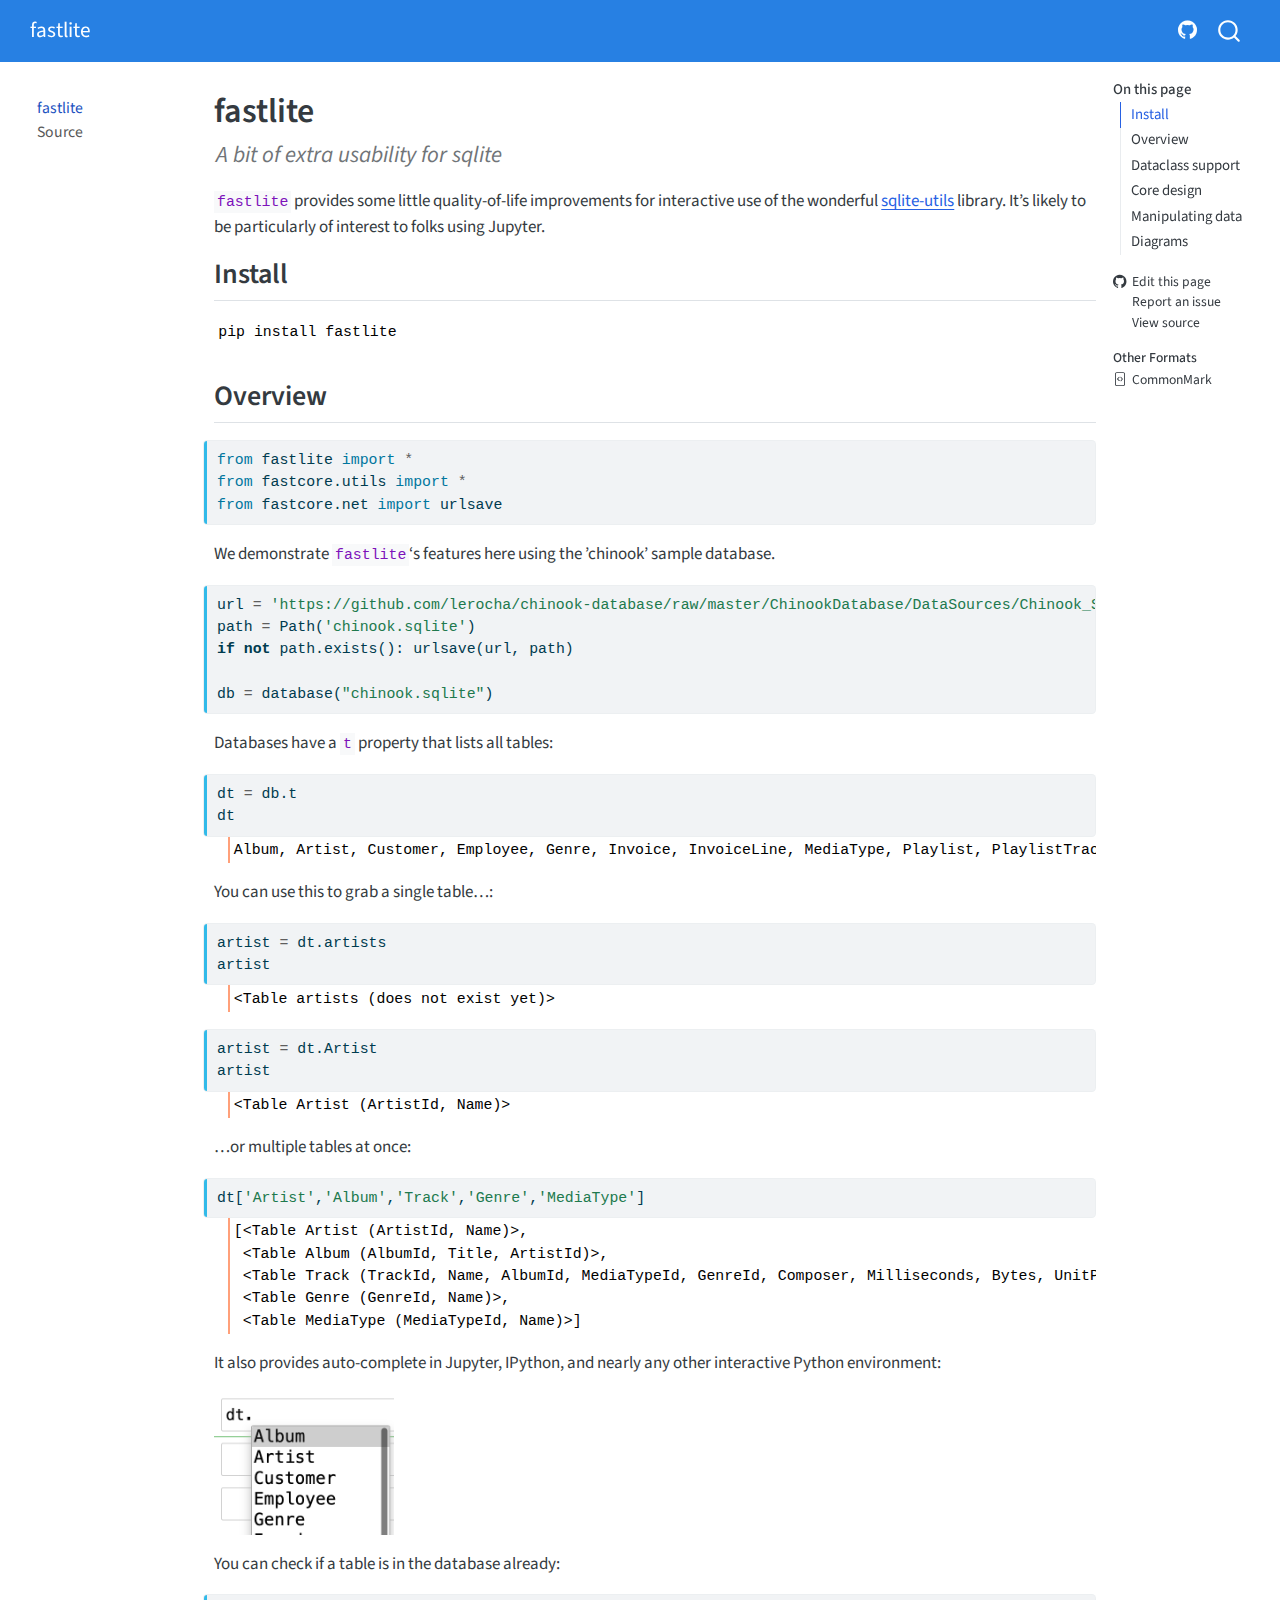
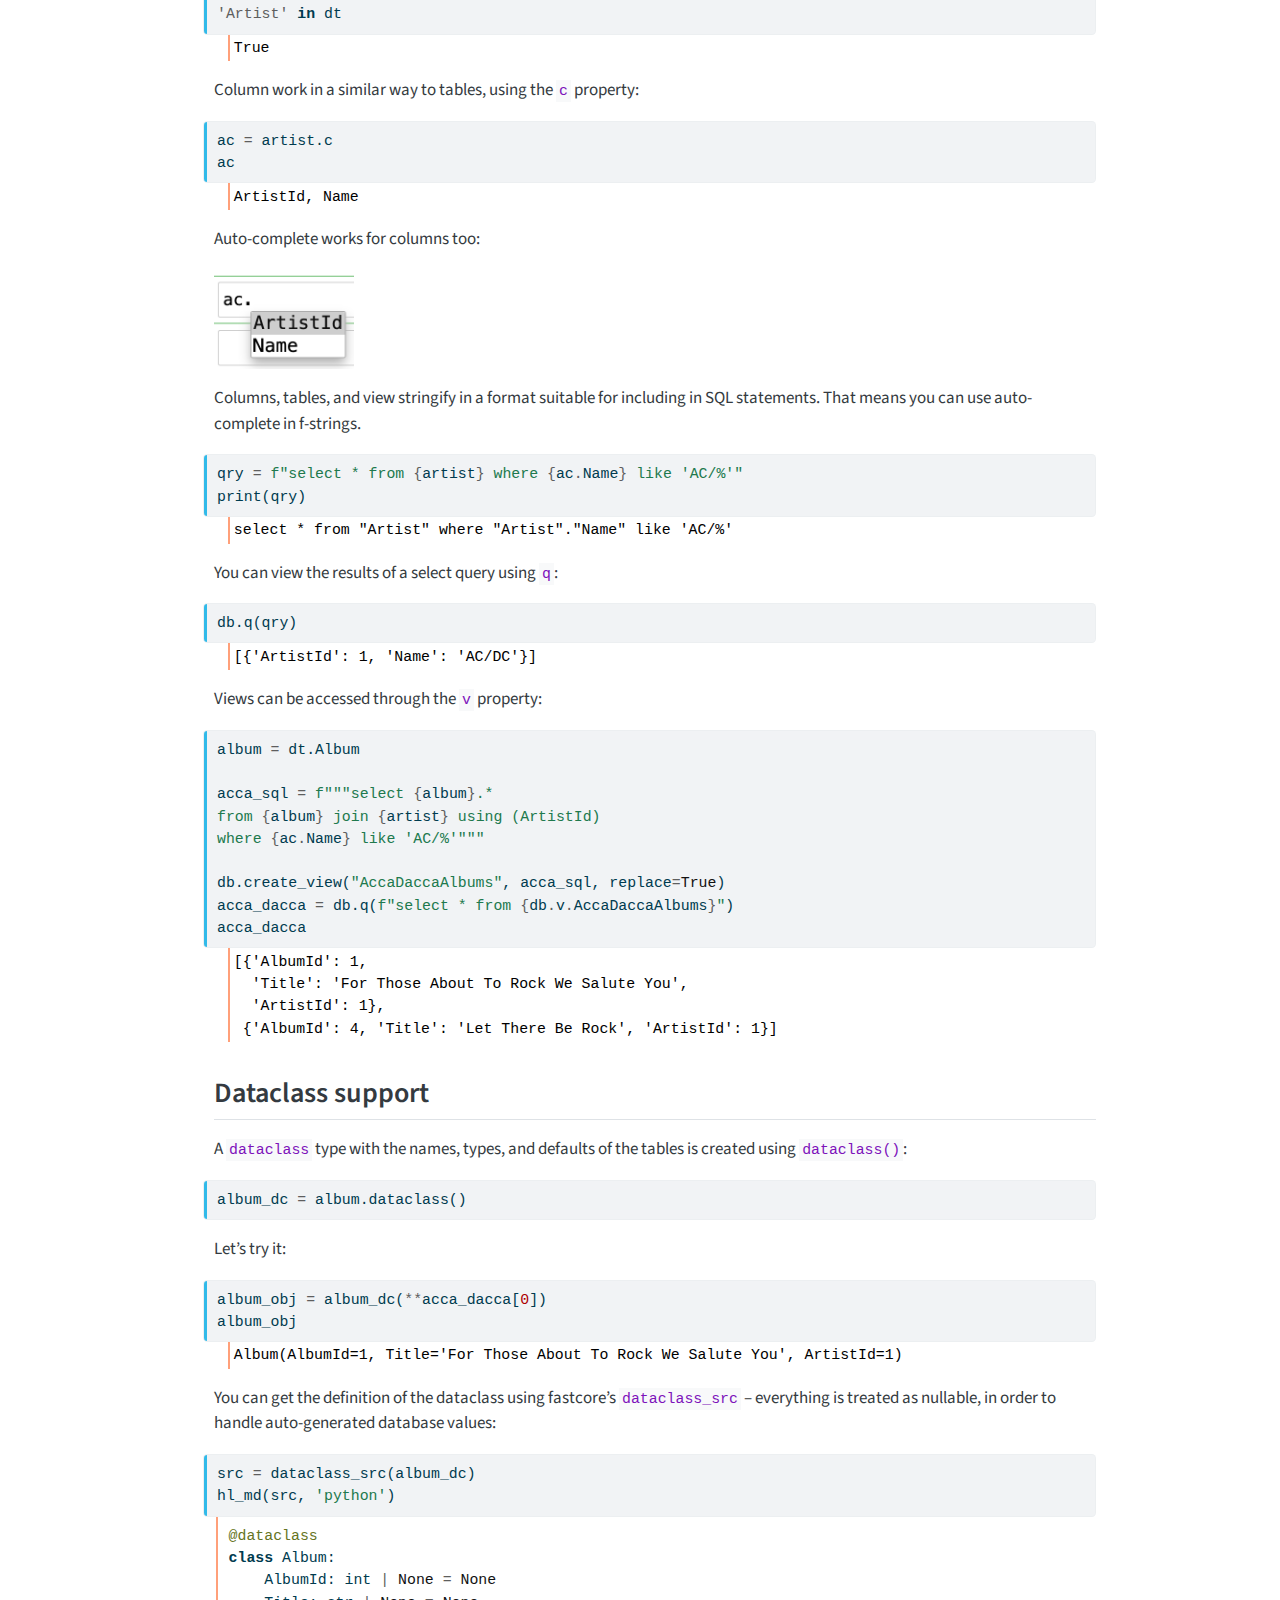
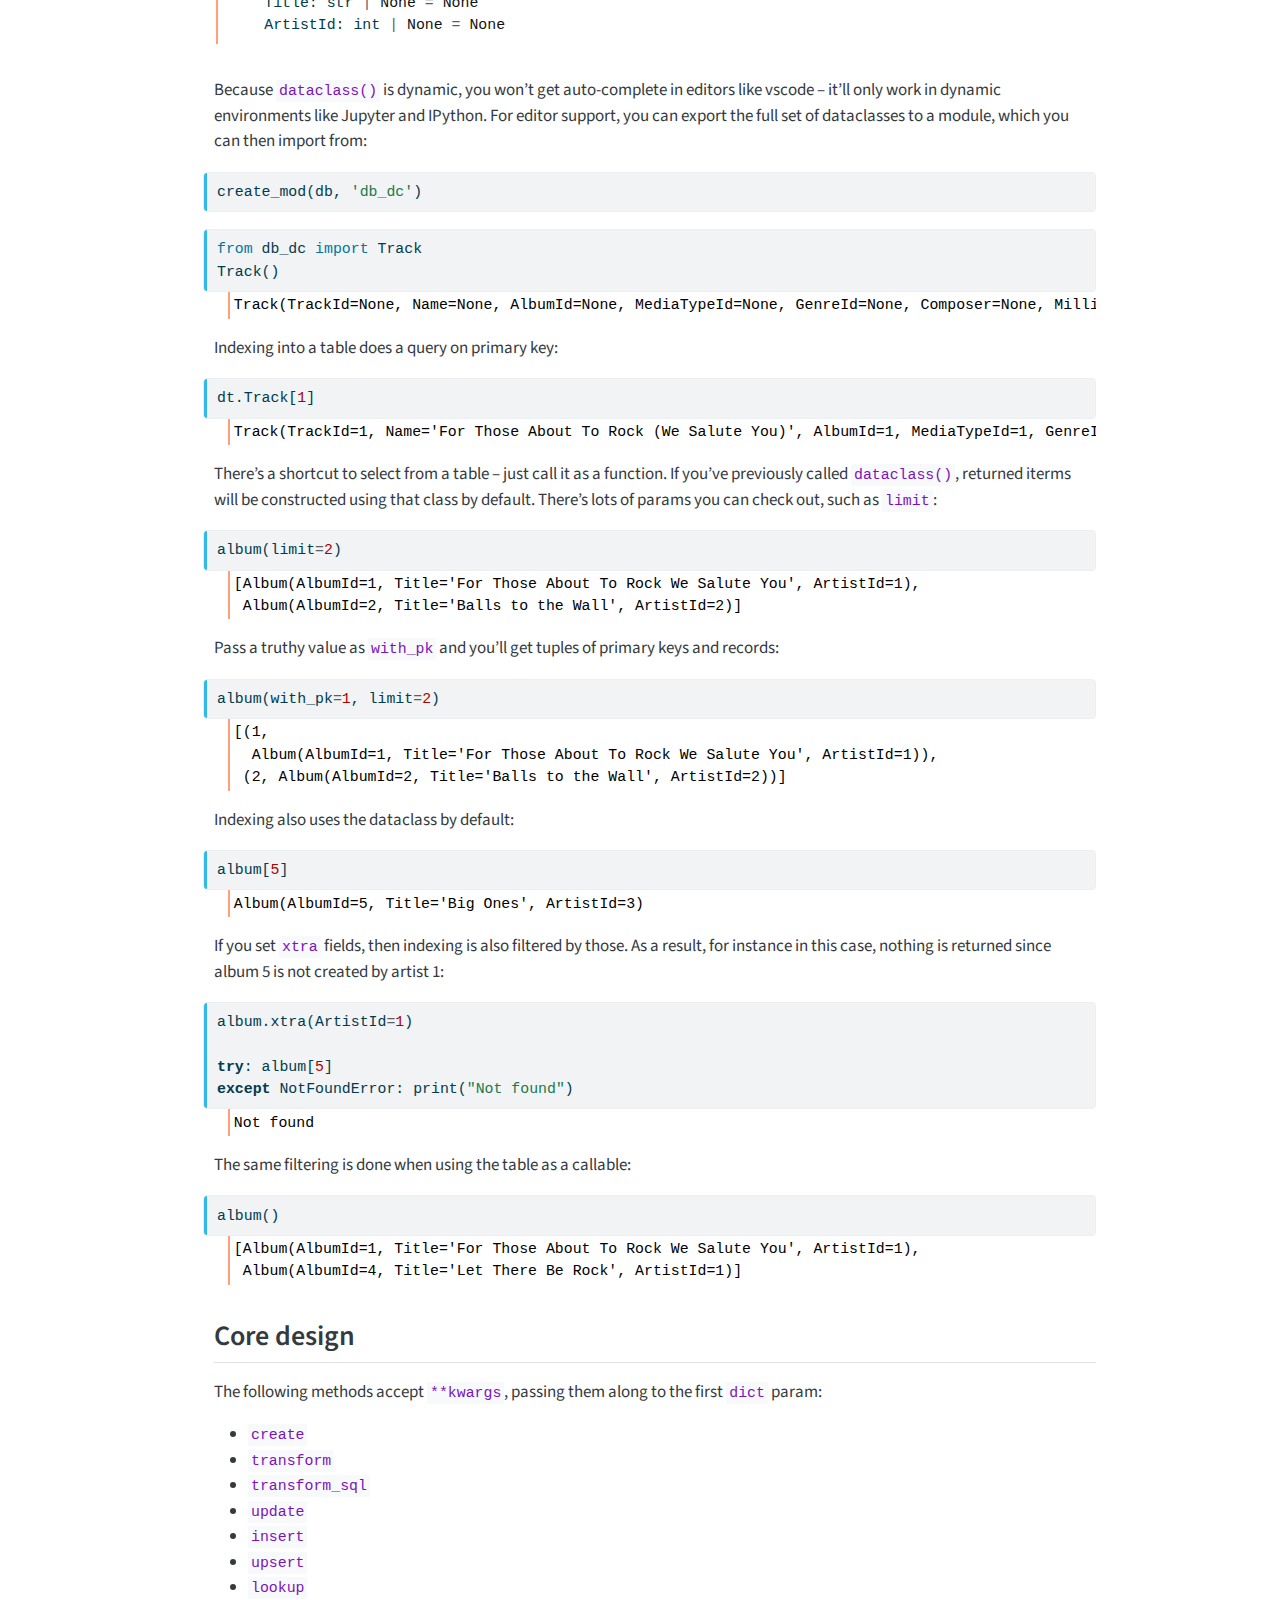
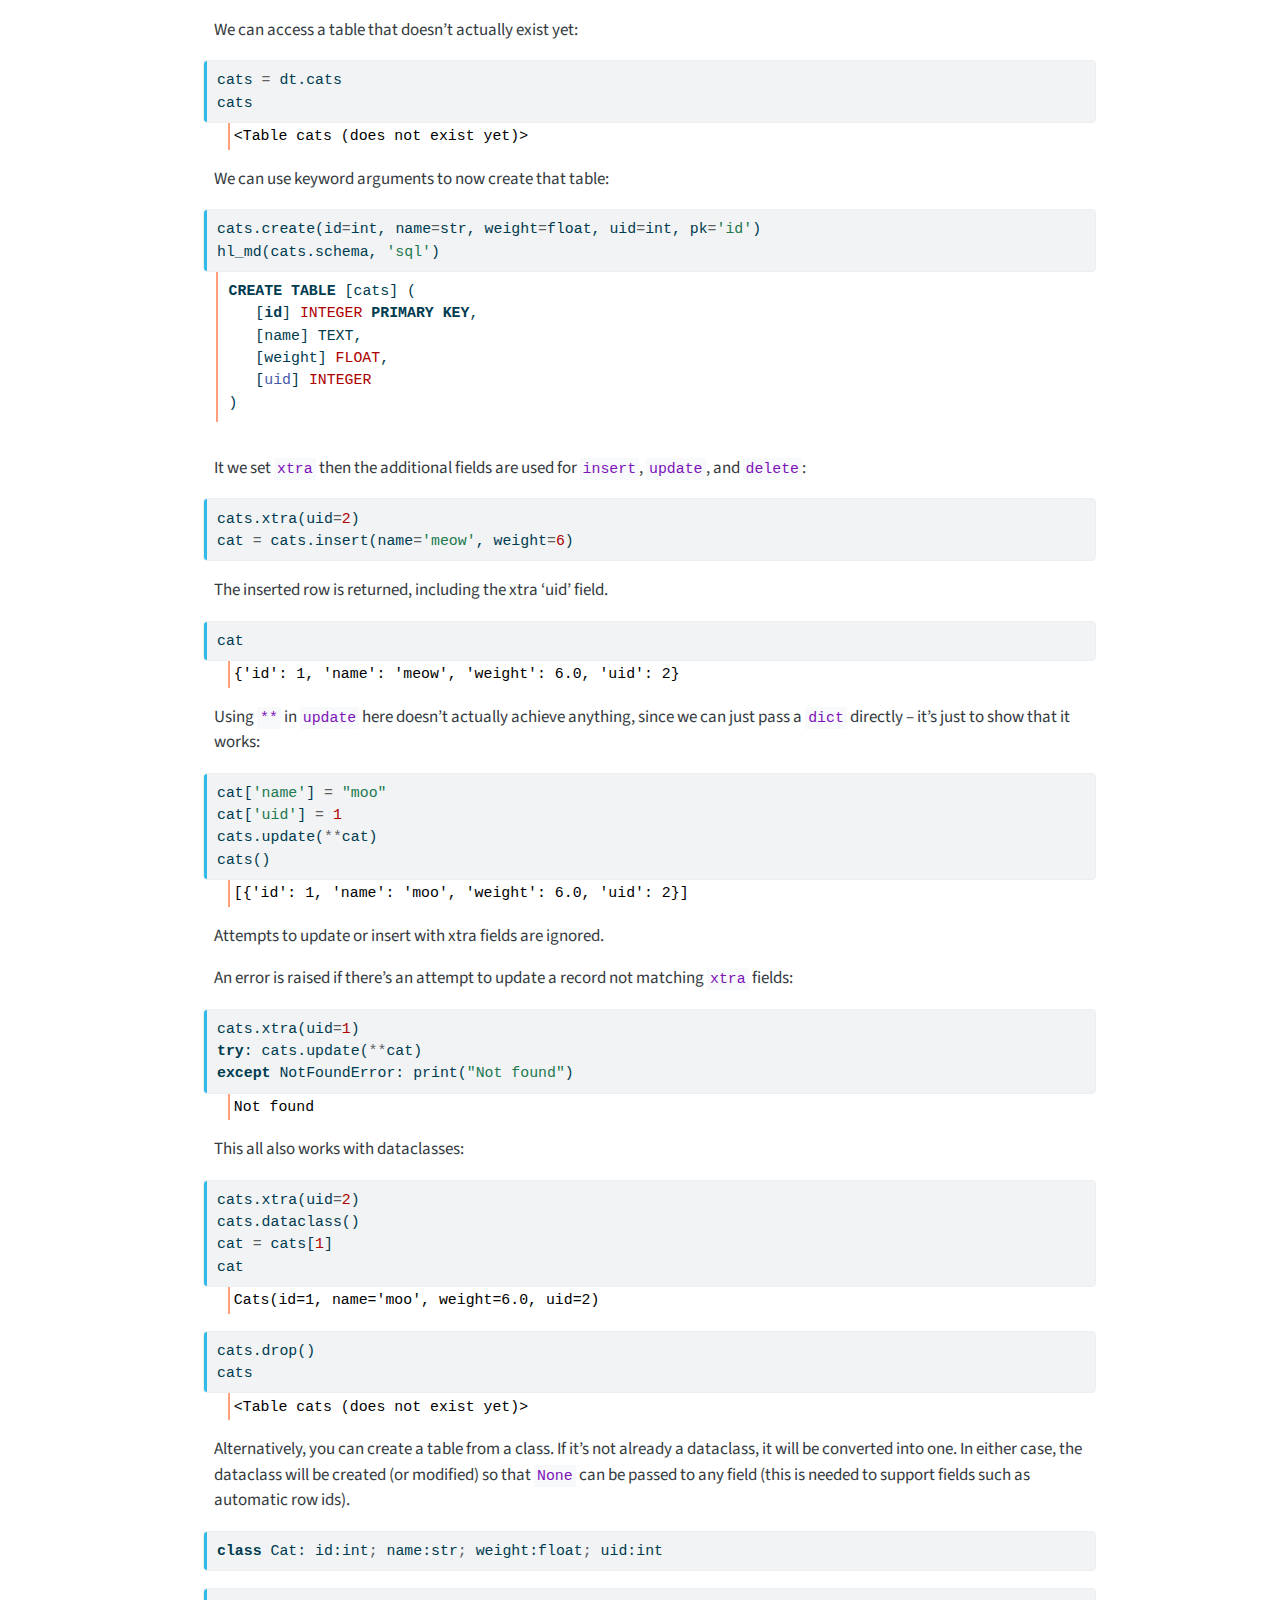
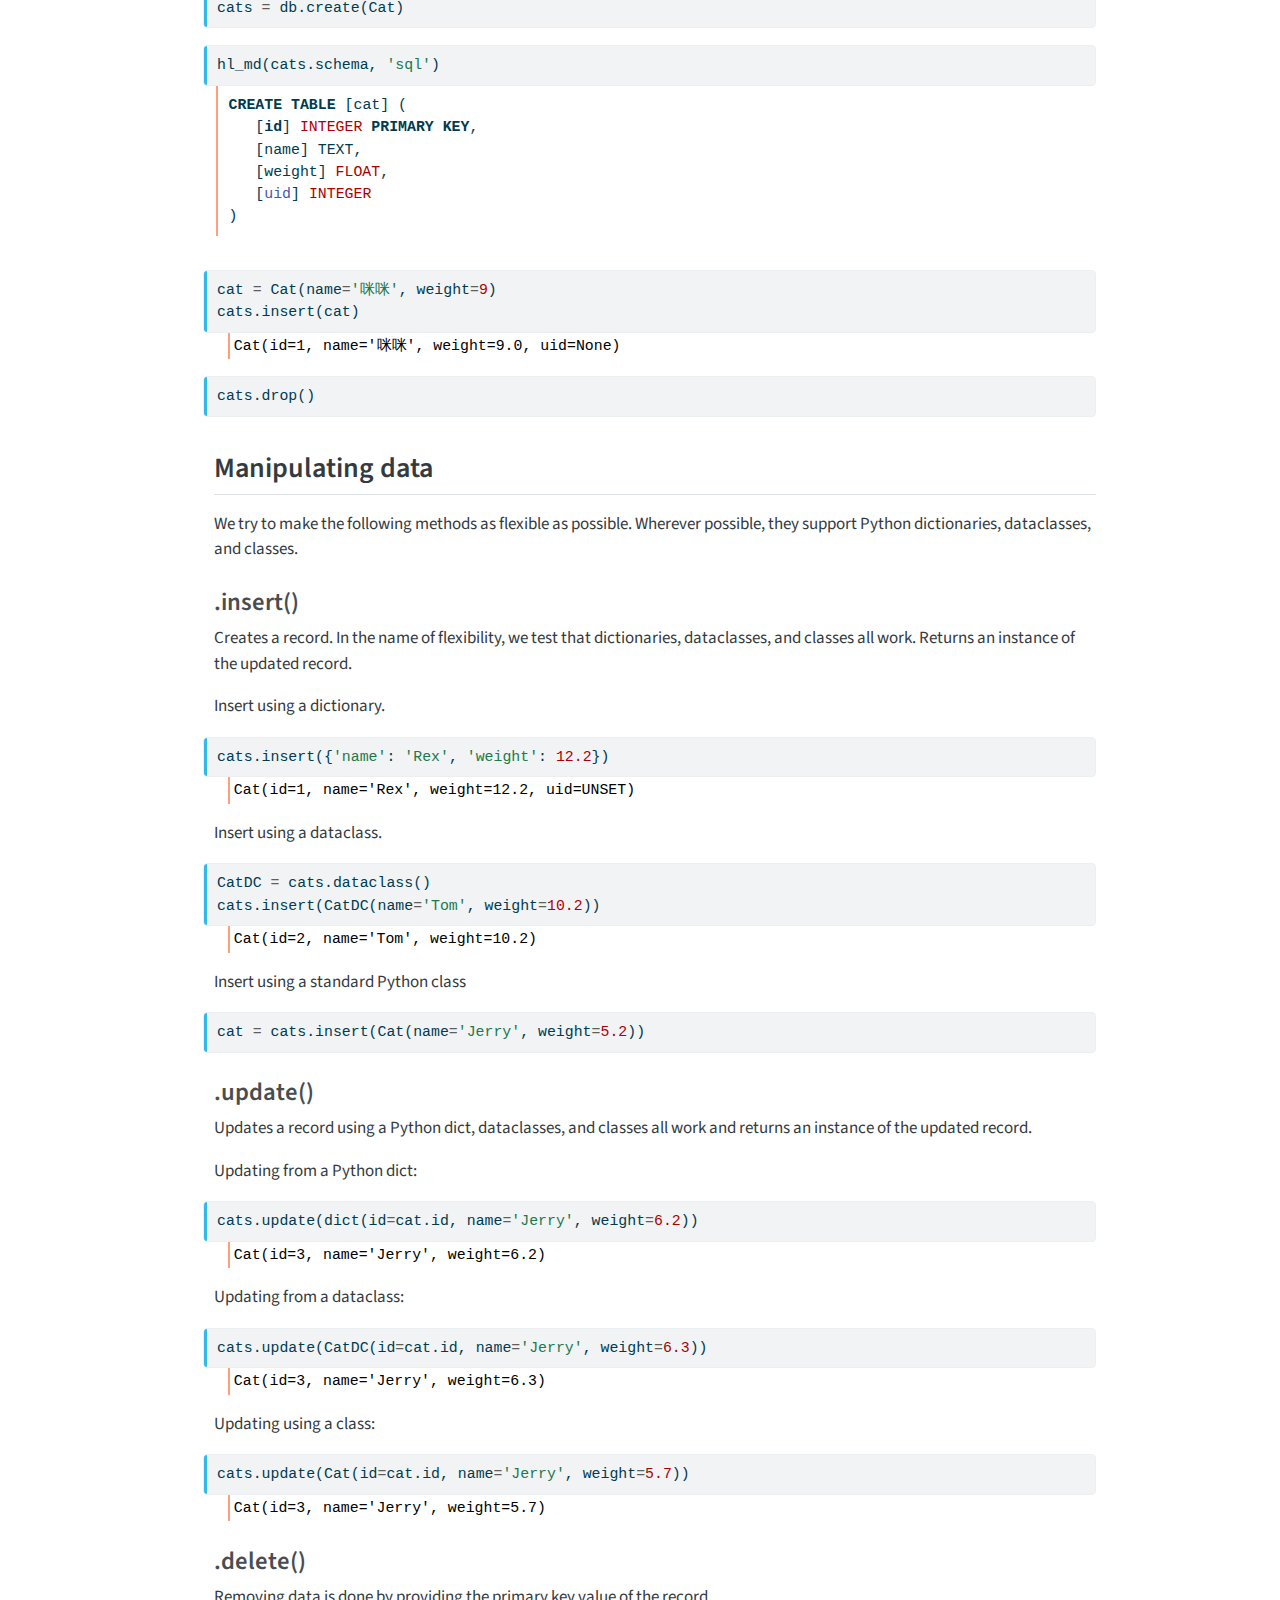
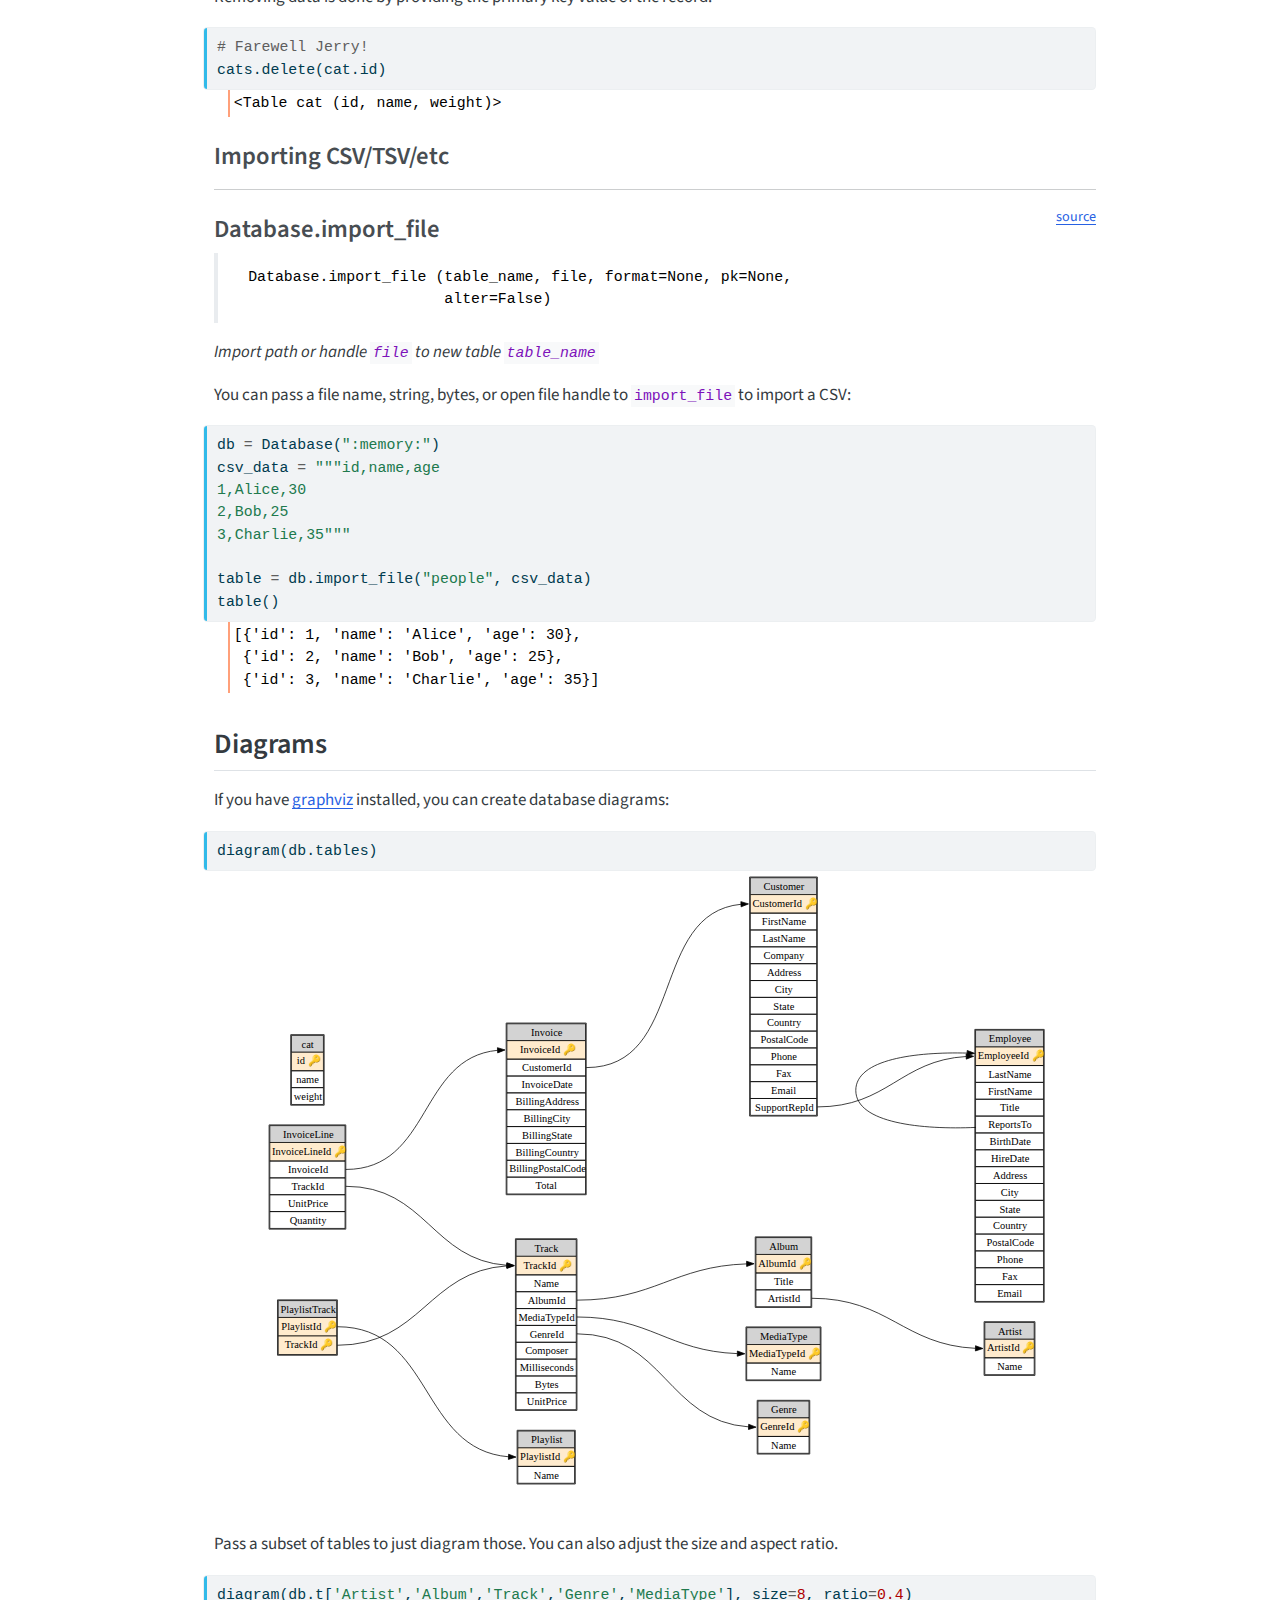
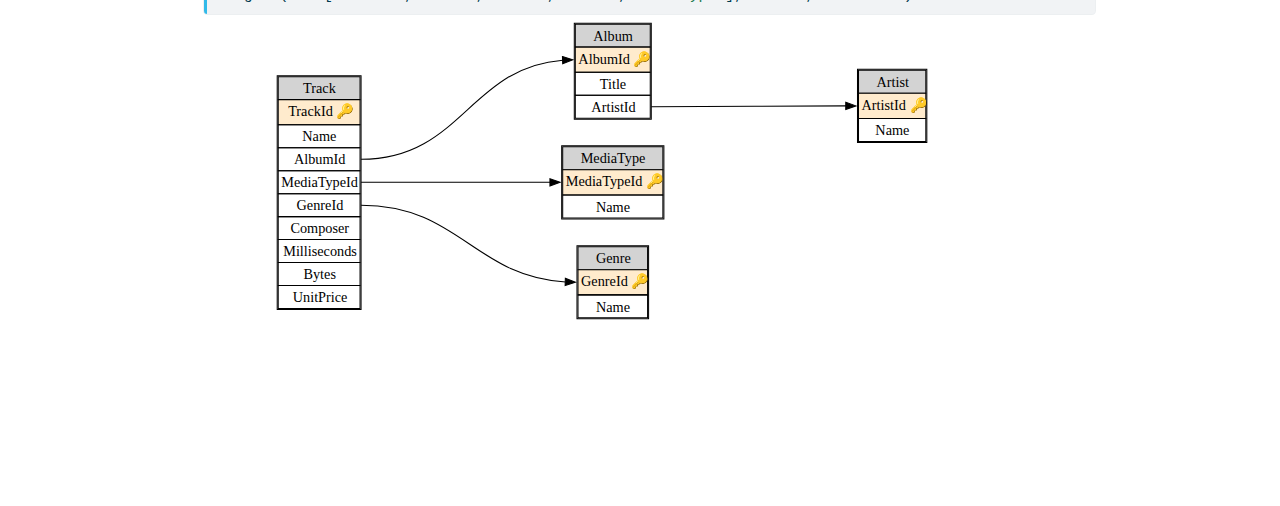
<file: index.html>
<!DOCTYPE html>
<html xmlns="http://www.w3.org/1999/xhtml" lang="en" xml:lang="en"><head>

<meta charset="utf-8">
<meta name="generator" content="quarto-1.5.57">

<meta name="viewport" content="width=device-width, initial-scale=1.0, user-scalable=yes">

<meta name="description" content="A bit of extra usability for sqlite">

<title>fastlite</title>
<style>
code{white-space: pre-wrap;}
span.smallcaps{font-variant: small-caps;}
div.columns{display: flex; gap: min(4vw, 1.5em);}
div.column{flex: auto; overflow-x: auto;}
div.hanging-indent{margin-left: 1.5em; text-indent: -1.5em;}
ul.task-list{list-style: none;}
ul.task-list li input[type="checkbox"] {
  width: 0.8em;
  margin: 0 0.8em 0.2em -1em; /* quarto-specific, see https://github.com/quarto-dev/quarto-cli/issues/4556 */ 
  vertical-align: middle;
}
/* CSS for syntax highlighting */
pre > code.sourceCode { white-space: pre; position: relative; }
pre > code.sourceCode > span { line-height: 1.25; }
pre > code.sourceCode > span:empty { height: 1.2em; }
.sourceCode { overflow: visible; }
code.sourceCode > span { color: inherit; text-decoration: inherit; }
div.sourceCode { margin: 1em 0; }
pre.sourceCode { margin: 0; }
@media screen {
div.sourceCode { overflow: auto; }
}
@media print {
pre > code.sourceCode { white-space: pre-wrap; }
pre > code.sourceCode > span { display: inline-block; text-indent: -5em; padding-left: 5em; }
}
pre.numberSource code
  { counter-reset: source-line 0; }
pre.numberSource code > span
  { position: relative; left: -4em; counter-increment: source-line; }
pre.numberSource code > span > a:first-child::before
  { content: counter(source-line);
    position: relative; left: -1em; text-align: right; vertical-align: baseline;
    border: none; display: inline-block;
    -webkit-touch-callout: none; -webkit-user-select: none;
    -khtml-user-select: none; -moz-user-select: none;
    -ms-user-select: none; user-select: none;
    padding: 0 4px; width: 4em;
  }
pre.numberSource { margin-left: 3em;  padding-left: 4px; }
div.sourceCode
  {   }
@media screen {
pre > code.sourceCode > span > a:first-child::before { text-decoration: underline; }
}
</style>


<script src="site_libs/quarto-nav/quarto-nav.js"></script>
<script src="site_libs/quarto-nav/headroom.min.js"></script>
<script src="site_libs/clipboard/clipboard.min.js"></script>
<script src="site_libs/quarto-search/autocomplete.umd.js"></script>
<script src="site_libs/quarto-search/fuse.min.js"></script>
<script src="site_libs/quarto-search/quarto-search.js"></script>
<meta name="quarto:offset" content="./">
<script src="site_libs/quarto-html/quarto.js"></script>
<script src="site_libs/quarto-html/popper.min.js"></script>
<script src="site_libs/quarto-html/tippy.umd.min.js"></script>
<script src="site_libs/quarto-html/anchor.min.js"></script>
<link href="site_libs/quarto-html/tippy.css" rel="stylesheet">
<link href="site_libs/quarto-html/quarto-syntax-highlighting.css" rel="stylesheet" id="quarto-text-highlighting-styles">
<script src="site_libs/bootstrap/bootstrap.min.js"></script>
<link href="site_libs/bootstrap/bootstrap-icons.css" rel="stylesheet">
<link href="site_libs/bootstrap/bootstrap.min.css" rel="stylesheet" id="quarto-bootstrap" data-mode="light">
<script id="quarto-search-options" type="application/json">{
  "location": "navbar",
  "copy-button": false,
  "collapse-after": 3,
  "panel-placement": "end",
  "type": "overlay",
  "limit": 50,
  "keyboard-shortcut": [
    "f",
    "/",
    "s"
  ],
  "show-item-context": false,
  "language": {
    "search-no-results-text": "No results",
    "search-matching-documents-text": "matching documents",
    "search-copy-link-title": "Copy link to search",
    "search-hide-matches-text": "Hide additional matches",
    "search-more-match-text": "more match in this document",
    "search-more-matches-text": "more matches in this document",
    "search-clear-button-title": "Clear",
    "search-text-placeholder": "",
    "search-detached-cancel-button-title": "Cancel",
    "search-submit-button-title": "Submit",
    "search-label": "Search"
  }
}</script>


<link rel="stylesheet" href="styles.css">
<meta property="og:title" content="fastlite">
<meta property="og:description" content="A bit of extra usability for sqlite">
<meta property="og:image" content="https://AnswerDotAI.github.io/fastlite/images/diagram.png">
<meta property="og:site_name" content="fastlite">
<meta property="og:image:height" content="372">
<meta property="og:image:width" content="800">
<meta name="twitter:title" content="fastlite">
<meta name="twitter:description" content="A bit of extra usability for sqlite">
<meta name="twitter:image" content="https://AnswerDotAI.github.io/fastlite/images/diagram.png">
<meta name="twitter:creator" content="@jeremyphoward">
<meta name="twitter:site" content="@jeremyphoward">
<meta name="twitter:card" content="summary">
<meta name="twitter:image-height" content="372">
<meta name="twitter:image-width" content="800">
</head>

<body class="nav-sidebar floating nav-fixed">

<div id="quarto-search-results"></div>
  <header id="quarto-header" class="headroom fixed-top">
    <nav class="navbar navbar-expand-lg " data-bs-theme="dark">
      <div class="navbar-container container-fluid">
      <div class="navbar-brand-container mx-auto">
    <a class="navbar-brand" href="./index.html">
    <span class="navbar-title">fastlite</span>
    </a>
  </div>
            <div id="quarto-search" class="" title="Search"></div>
          <button class="navbar-toggler" type="button" data-bs-toggle="collapse" data-bs-target="#navbarCollapse" aria-controls="navbarCollapse" role="menu" aria-expanded="false" aria-label="Toggle navigation" onclick="if (window.quartoToggleHeadroom) { window.quartoToggleHeadroom(); }">
  <span class="navbar-toggler-icon"></span>
</button>
          <div class="collapse navbar-collapse" id="navbarCollapse">
            <ul class="navbar-nav navbar-nav-scroll ms-auto">
  <li class="nav-item compact">
    <a class="nav-link" href="https://github.com/AnswerDotAI/fastlite"> <i class="bi bi-github" role="img" aria-label="GitHub">
</i> 
<span class="menu-text"></span></a>
  </li>  
</ul>
          </div> <!-- /navcollapse -->
            <div class="quarto-navbar-tools">
</div>
      </div> <!-- /container-fluid -->
    </nav>
  <nav class="quarto-secondary-nav">
    <div class="container-fluid d-flex">
      <button type="button" class="quarto-btn-toggle btn" data-bs-toggle="collapse" role="button" data-bs-target=".quarto-sidebar-collapse-item" aria-controls="quarto-sidebar" aria-expanded="false" aria-label="Toggle sidebar navigation" onclick="if (window.quartoToggleHeadroom) { window.quartoToggleHeadroom(); }">
        <i class="bi bi-layout-text-sidebar-reverse"></i>
      </button>
        <nav class="quarto-page-breadcrumbs" aria-label="breadcrumb"><ol class="breadcrumb"><li class="breadcrumb-item"><a href="./index.html">fastlite</a></li></ol></nav>
        <a class="flex-grow-1" role="navigation" data-bs-toggle="collapse" data-bs-target=".quarto-sidebar-collapse-item" aria-controls="quarto-sidebar" aria-expanded="false" aria-label="Toggle sidebar navigation" onclick="if (window.quartoToggleHeadroom) { window.quartoToggleHeadroom(); }">      
        </a>
    </div>
  </nav>
</header>
<!-- content -->
<div id="quarto-content" class="quarto-container page-columns page-rows-contents page-layout-article page-navbar">
<!-- sidebar -->
  <nav id="quarto-sidebar" class="sidebar collapse collapse-horizontal quarto-sidebar-collapse-item sidebar-navigation floating overflow-auto">
    <div class="sidebar-menu-container"> 
    <ul class="list-unstyled mt-1">
        <li class="sidebar-item">
  <div class="sidebar-item-container"> 
  <a href="./index.html" class="sidebar-item-text sidebar-link active">
 <span class="menu-text">fastlite</span></a>
  </div>
</li>
        <li class="sidebar-item">
  <div class="sidebar-item-container"> 
  <a href="./core.html" class="sidebar-item-text sidebar-link">
 <span class="menu-text">Source</span></a>
  </div>
</li>
    </ul>
    </div>
</nav>
<div id="quarto-sidebar-glass" class="quarto-sidebar-collapse-item" data-bs-toggle="collapse" data-bs-target=".quarto-sidebar-collapse-item"></div>
<!-- margin-sidebar -->
    <div id="quarto-margin-sidebar" class="sidebar margin-sidebar">
        <nav id="TOC" role="doc-toc" class="toc-active">
    <h2 id="toc-title">On this page</h2>
   
  <ul>
  <li><a href="#install" id="toc-install" class="nav-link active" data-scroll-target="#install">Install</a></li>
  <li><a href="#overview" id="toc-overview" class="nav-link" data-scroll-target="#overview">Overview</a></li>
  <li><a href="#dataclass-support" id="toc-dataclass-support" class="nav-link" data-scroll-target="#dataclass-support">Dataclass support</a></li>
  <li><a href="#core-design" id="toc-core-design" class="nav-link" data-scroll-target="#core-design">Core design</a></li>
  <li><a href="#manipulating-data" id="toc-manipulating-data" class="nav-link" data-scroll-target="#manipulating-data">Manipulating data</a>
  <ul class="collapse">
  <li><a href="#insert" id="toc-insert" class="nav-link" data-scroll-target="#insert">.insert()</a></li>
  <li><a href="#update" id="toc-update" class="nav-link" data-scroll-target="#update">.update()</a></li>
  <li><a href="#delete" id="toc-delete" class="nav-link" data-scroll-target="#delete">.delete()</a></li>
  <li><a href="#importing-csvtsvetc" id="toc-importing-csvtsvetc" class="nav-link" data-scroll-target="#importing-csvtsvetc">Importing CSV/TSV/etc</a></li>
  <li><a href="#database.import_file" id="toc-database.import_file" class="nav-link" data-scroll-target="#database.import_file">Database.import_file</a></li>
  </ul></li>
  <li><a href="#diagrams" id="toc-diagrams" class="nav-link" data-scroll-target="#diagrams">Diagrams</a></li>
  </ul>
<div class="toc-actions"><ul><li><a href="https://github.dev/AnswerDotAI/fastlite/blob/main/nbs/index.ipynb" class="toc-action"><i class="bi bi-github"></i>Edit this page</a></li><li><a href="https://github.com/AnswerDotAI/fastlite/issues/new" class="toc-action"><i class="bi empty"></i>Report an issue</a></li><li><a href="https://github.com/AnswerDotAI/fastlite/blob/main/nbs/index.ipynb" class="toc-action"><i class="bi empty"></i>View source</a></li></ul></div><div class="quarto-alternate-formats"><h2>Other Formats</h2><ul><li><a href="index.html.md"><i class="bi bi-file-code"></i>CommonMark</a></li></ul></div></nav>
    </div>
<!-- main -->
<main class="content" id="quarto-document-content">

<header id="title-block-header" class="quarto-title-block default">
<div class="quarto-title">
<h1 class="title">fastlite</h1>
</div>

<div>
  <div class="description">
    A bit of extra usability for sqlite
  </div>
</div>


<div class="quarto-title-meta">

    
  
    
  </div>
  


</header>


<!-- WARNING: THIS FILE WAS AUTOGENERATED! DO NOT EDIT! -->
<p><code>fastlite</code> provides some little quality-of-life improvements for interactive use of the wonderful <a href="https://sqlite-utils.datasette.io/">sqlite-utils</a> library. It’s likely to be particularly of interest to folks using Jupyter.</p>
<section id="install" class="level2">
<h2 class="anchored" data-anchor-id="install">Install</h2>
<pre><code>pip install fastlite</code></pre>
</section>
<section id="overview" class="level2">
<h2 class="anchored" data-anchor-id="overview">Overview</h2>
<div id="cell-6" class="cell">
<div class="sourceCode cell-code" id="cb2"><pre class="sourceCode python code-with-copy"><code class="sourceCode python"><span id="cb2-1"><a href="#cb2-1" aria-hidden="true" tabindex="-1"></a><span class="im">from</span> fastlite <span class="im">import</span> <span class="op">*</span></span>
<span id="cb2-2"><a href="#cb2-2" aria-hidden="true" tabindex="-1"></a><span class="im">from</span> fastcore.utils <span class="im">import</span> <span class="op">*</span></span>
<span id="cb2-3"><a href="#cb2-3" aria-hidden="true" tabindex="-1"></a><span class="im">from</span> fastcore.net <span class="im">import</span> urlsave</span></code><button title="Copy to Clipboard" class="code-copy-button"><i class="bi"></i></button></pre></div>
</div>
<p>We demonstrate <code>fastlite</code>‘s features here using the ’chinook’ sample database.</p>
<div id="cell-8" class="cell">
<div class="sourceCode cell-code" id="cb3"><pre class="sourceCode python code-with-copy"><code class="sourceCode python"><span id="cb3-1"><a href="#cb3-1" aria-hidden="true" tabindex="-1"></a>url <span class="op">=</span> <span class="st">'https://github.com/lerocha/chinook-database/raw/master/ChinookDatabase/DataSources/Chinook_Sqlite.sqlite'</span></span>
<span id="cb3-2"><a href="#cb3-2" aria-hidden="true" tabindex="-1"></a>path <span class="op">=</span> Path(<span class="st">'chinook.sqlite'</span>)</span>
<span id="cb3-3"><a href="#cb3-3" aria-hidden="true" tabindex="-1"></a><span class="cf">if</span> <span class="kw">not</span> path.exists(): urlsave(url, path)</span>
<span id="cb3-4"><a href="#cb3-4" aria-hidden="true" tabindex="-1"></a></span>
<span id="cb3-5"><a href="#cb3-5" aria-hidden="true" tabindex="-1"></a>db <span class="op">=</span> database(<span class="st">"chinook.sqlite"</span>)</span></code><button title="Copy to Clipboard" class="code-copy-button"><i class="bi"></i></button></pre></div>
</div>
<p>Databases have a <code>t</code> property that lists all tables:</p>
<div id="cell-10" class="cell">
<div class="sourceCode cell-code" id="cb4"><pre class="sourceCode python code-with-copy"><code class="sourceCode python"><span id="cb4-1"><a href="#cb4-1" aria-hidden="true" tabindex="-1"></a>dt <span class="op">=</span> db.t</span>
<span id="cb4-2"><a href="#cb4-2" aria-hidden="true" tabindex="-1"></a>dt</span></code><button title="Copy to Clipboard" class="code-copy-button"><i class="bi"></i></button></pre></div>
<div class="cell-output cell-output-display">
<pre><code>Album, Artist, Customer, Employee, Genre, Invoice, InvoiceLine, MediaType, Playlist, PlaylistTrack, Track</code></pre>
</div>
</div>
<p>You can use this to grab a single table…:</p>
<div id="cell-12" class="cell">
<div class="sourceCode cell-code" id="cb6"><pre class="sourceCode python code-with-copy"><code class="sourceCode python"><span id="cb6-1"><a href="#cb6-1" aria-hidden="true" tabindex="-1"></a>artist <span class="op">=</span> dt.artists</span>
<span id="cb6-2"><a href="#cb6-2" aria-hidden="true" tabindex="-1"></a>artist</span></code><button title="Copy to Clipboard" class="code-copy-button"><i class="bi"></i></button></pre></div>
<div class="cell-output cell-output-display">
<pre><code>&lt;Table artists (does not exist yet)&gt;</code></pre>
</div>
</div>
<div id="cell-13" class="cell">
<div class="sourceCode cell-code" id="cb8"><pre class="sourceCode python code-with-copy"><code class="sourceCode python"><span id="cb8-1"><a href="#cb8-1" aria-hidden="true" tabindex="-1"></a>artist <span class="op">=</span> dt.Artist</span>
<span id="cb8-2"><a href="#cb8-2" aria-hidden="true" tabindex="-1"></a>artist</span></code><button title="Copy to Clipboard" class="code-copy-button"><i class="bi"></i></button></pre></div>
<div class="cell-output cell-output-display">
<pre><code>&lt;Table Artist (ArtistId, Name)&gt;</code></pre>
</div>
</div>
<p>…or multiple tables at once:</p>
<div id="cell-15" class="cell">
<div class="sourceCode cell-code" id="cb10"><pre class="sourceCode python code-with-copy"><code class="sourceCode python"><span id="cb10-1"><a href="#cb10-1" aria-hidden="true" tabindex="-1"></a>dt[<span class="st">'Artist'</span>,<span class="st">'Album'</span>,<span class="st">'Track'</span>,<span class="st">'Genre'</span>,<span class="st">'MediaType'</span>]</span></code><button title="Copy to Clipboard" class="code-copy-button"><i class="bi"></i></button></pre></div>
<div class="cell-output cell-output-display">
<pre><code>[&lt;Table Artist (ArtistId, Name)&gt;,
 &lt;Table Album (AlbumId, Title, ArtistId)&gt;,
 &lt;Table Track (TrackId, Name, AlbumId, MediaTypeId, GenreId, Composer, Milliseconds, Bytes, UnitPrice)&gt;,
 &lt;Table Genre (GenreId, Name)&gt;,
 &lt;Table MediaType (MediaTypeId, Name)&gt;]</code></pre>
</div>
</div>
<p>It also provides auto-complete in Jupyter, IPython, and nearly any other interactive Python environment:</p>
<p><img src="index_files/figure-html/cell-16-1-image.png" class="img-fluid" width="180"></p>
<p>You can check if a table is in the database already:</p>
<div id="cell-18" class="cell">
<div class="sourceCode cell-code" id="cb12"><pre class="sourceCode python code-with-copy"><code class="sourceCode python"><span id="cb12-1"><a href="#cb12-1" aria-hidden="true" tabindex="-1"></a><span class="co">'Artist'</span> <span class="kw">in</span> dt</span></code><button title="Copy to Clipboard" class="code-copy-button"><i class="bi"></i></button></pre></div>
<div class="cell-output cell-output-display">
<pre><code>True</code></pre>
</div>
</div>
<p>Column work in a similar way to tables, using the <code>c</code> property:</p>
<div id="cell-20" class="cell">
<div class="sourceCode cell-code" id="cb14"><pre class="sourceCode python code-with-copy"><code class="sourceCode python"><span id="cb14-1"><a href="#cb14-1" aria-hidden="true" tabindex="-1"></a>ac <span class="op">=</span> artist.c</span>
<span id="cb14-2"><a href="#cb14-2" aria-hidden="true" tabindex="-1"></a>ac</span></code><button title="Copy to Clipboard" class="code-copy-button"><i class="bi"></i></button></pre></div>
<div class="cell-output cell-output-display">
<pre><code>ArtistId, Name</code></pre>
</div>
</div>
<p>Auto-complete works for columns too:</p>
<p><img src="index_files/figure-html/cell-21-1-image.png" class="img-fluid" width="140"></p>
<p>Columns, tables, and view stringify in a format suitable for including in SQL statements. That means you can use auto-complete in f-strings.</p>
<div id="cell-23" class="cell">
<div class="sourceCode cell-code" id="cb16"><pre class="sourceCode python code-with-copy"><code class="sourceCode python"><span id="cb16-1"><a href="#cb16-1" aria-hidden="true" tabindex="-1"></a>qry <span class="op">=</span> <span class="ss">f"select * from </span><span class="sc">{</span>artist<span class="sc">}</span><span class="ss"> where </span><span class="sc">{</span>ac<span class="sc">.</span>Name<span class="sc">}</span><span class="ss"> like 'AC/%'"</span></span>
<span id="cb16-2"><a href="#cb16-2" aria-hidden="true" tabindex="-1"></a><span class="bu">print</span>(qry)</span></code><button title="Copy to Clipboard" class="code-copy-button"><i class="bi"></i></button></pre></div>
<div class="cell-output cell-output-stdout">
<pre><code>select * from "Artist" where "Artist"."Name" like 'AC/%'</code></pre>
</div>
</div>
<p>You can view the results of a select query using <code>q</code>:</p>
<div id="cell-25" class="cell">
<div class="sourceCode cell-code" id="cb18"><pre class="sourceCode python code-with-copy"><code class="sourceCode python"><span id="cb18-1"><a href="#cb18-1" aria-hidden="true" tabindex="-1"></a>db.q(qry)</span></code><button title="Copy to Clipboard" class="code-copy-button"><i class="bi"></i></button></pre></div>
<div class="cell-output cell-output-display">
<pre><code>[{'ArtistId': 1, 'Name': 'AC/DC'}]</code></pre>
</div>
</div>
<p>Views can be accessed through the <code>v</code> property:</p>
<div id="cell-27" class="cell">
<div class="sourceCode cell-code" id="cb20"><pre class="sourceCode python code-with-copy"><code class="sourceCode python"><span id="cb20-1"><a href="#cb20-1" aria-hidden="true" tabindex="-1"></a>album <span class="op">=</span> dt.Album</span>
<span id="cb20-2"><a href="#cb20-2" aria-hidden="true" tabindex="-1"></a></span>
<span id="cb20-3"><a href="#cb20-3" aria-hidden="true" tabindex="-1"></a>acca_sql <span class="op">=</span> <span class="ss">f"""select </span><span class="sc">{</span>album<span class="sc">}</span><span class="ss">.*</span></span>
<span id="cb20-4"><a href="#cb20-4" aria-hidden="true" tabindex="-1"></a><span class="ss">from </span><span class="sc">{</span>album<span class="sc">}</span><span class="ss"> join </span><span class="sc">{</span>artist<span class="sc">}</span><span class="ss"> using (ArtistId)</span></span>
<span id="cb20-5"><a href="#cb20-5" aria-hidden="true" tabindex="-1"></a><span class="ss">where </span><span class="sc">{</span>ac<span class="sc">.</span>Name<span class="sc">}</span><span class="ss"> like 'AC/%'"""</span></span>
<span id="cb20-6"><a href="#cb20-6" aria-hidden="true" tabindex="-1"></a></span>
<span id="cb20-7"><a href="#cb20-7" aria-hidden="true" tabindex="-1"></a>db.create_view(<span class="st">"AccaDaccaAlbums"</span>, acca_sql, replace<span class="op">=</span><span class="va">True</span>)</span>
<span id="cb20-8"><a href="#cb20-8" aria-hidden="true" tabindex="-1"></a>acca_dacca <span class="op">=</span> db.q(<span class="ss">f"select * from </span><span class="sc">{</span>db<span class="sc">.</span>v<span class="sc">.</span>AccaDaccaAlbums<span class="sc">}</span><span class="ss">"</span>)</span>
<span id="cb20-9"><a href="#cb20-9" aria-hidden="true" tabindex="-1"></a>acca_dacca</span></code><button title="Copy to Clipboard" class="code-copy-button"><i class="bi"></i></button></pre></div>
<div class="cell-output cell-output-display">
<pre><code>[{'AlbumId': 1,
  'Title': 'For Those About To Rock We Salute You',
  'ArtistId': 1},
 {'AlbumId': 4, 'Title': 'Let There Be Rock', 'ArtistId': 1}]</code></pre>
</div>
</div>
</section>
<section id="dataclass-support" class="level2">
<h2 class="anchored" data-anchor-id="dataclass-support">Dataclass support</h2>
<p>A <code>dataclass</code> type with the names, types, and defaults of the tables is created using <code>dataclass()</code>:</p>
<div id="cell-30" class="cell">
<div class="sourceCode cell-code" id="cb22"><pre class="sourceCode python code-with-copy"><code class="sourceCode python"><span id="cb22-1"><a href="#cb22-1" aria-hidden="true" tabindex="-1"></a>album_dc <span class="op">=</span> album.dataclass()</span></code><button title="Copy to Clipboard" class="code-copy-button"><i class="bi"></i></button></pre></div>
</div>
<p>Let’s try it:</p>
<div id="cell-32" class="cell">
<div class="sourceCode cell-code" id="cb23"><pre class="sourceCode python code-with-copy"><code class="sourceCode python"><span id="cb23-1"><a href="#cb23-1" aria-hidden="true" tabindex="-1"></a>album_obj <span class="op">=</span> album_dc(<span class="op">**</span>acca_dacca[<span class="dv">0</span>])</span>
<span id="cb23-2"><a href="#cb23-2" aria-hidden="true" tabindex="-1"></a>album_obj</span></code><button title="Copy to Clipboard" class="code-copy-button"><i class="bi"></i></button></pre></div>
<div class="cell-output cell-output-display">
<pre><code>Album(AlbumId=1, Title='For Those About To Rock We Salute You', ArtistId=1)</code></pre>
</div>
</div>
<p>You can get the definition of the dataclass using fastcore’s <code>dataclass_src</code> – everything is treated as nullable, in order to handle auto-generated database values:</p>
<div id="cell-34" class="cell">
<div class="sourceCode cell-code" id="cb25"><pre class="sourceCode python code-with-copy"><code class="sourceCode python"><span id="cb25-1"><a href="#cb25-1" aria-hidden="true" tabindex="-1"></a>src <span class="op">=</span> dataclass_src(album_dc)</span>
<span id="cb25-2"><a href="#cb25-2" aria-hidden="true" tabindex="-1"></a>hl_md(src, <span class="st">'python'</span>)</span></code><button title="Copy to Clipboard" class="code-copy-button"><i class="bi"></i></button></pre></div>
<div class="cell-output cell-output-display cell-output-markdown">
<div class="sourceCode" id="cb26"><pre class="sourceCode python code-with-copy"><code class="sourceCode python"><span id="cb26-1"><a href="#cb26-1" aria-hidden="true" tabindex="-1"></a><span class="at">@dataclass</span></span>
<span id="cb26-2"><a href="#cb26-2" aria-hidden="true" tabindex="-1"></a><span class="kw">class</span> Album:</span>
<span id="cb26-3"><a href="#cb26-3" aria-hidden="true" tabindex="-1"></a>    AlbumId: <span class="bu">int</span> <span class="op">|</span> <span class="va">None</span> <span class="op">=</span> <span class="va">None</span></span>
<span id="cb26-4"><a href="#cb26-4" aria-hidden="true" tabindex="-1"></a>    Title: <span class="bu">str</span> <span class="op">|</span> <span class="va">None</span> <span class="op">=</span> <span class="va">None</span></span>
<span id="cb26-5"><a href="#cb26-5" aria-hidden="true" tabindex="-1"></a>    ArtistId: <span class="bu">int</span> <span class="op">|</span> <span class="va">None</span> <span class="op">=</span> <span class="va">None</span></span></code><button title="Copy to Clipboard" class="code-copy-button"><i class="bi"></i></button></pre></div>
</div>
</div>
<p>Because <code>dataclass()</code> is dynamic, you won’t get auto-complete in editors like vscode – it’ll only work in dynamic environments like Jupyter and IPython. For editor support, you can export the full set of dataclasses to a module, which you can then import from:</p>
<div id="cell-36" class="cell">
<div class="sourceCode cell-code" id="cb27"><pre class="sourceCode python code-with-copy"><code class="sourceCode python"><span id="cb27-1"><a href="#cb27-1" aria-hidden="true" tabindex="-1"></a>create_mod(db, <span class="st">'db_dc'</span>)</span></code><button title="Copy to Clipboard" class="code-copy-button"><i class="bi"></i></button></pre></div>
</div>
<div id="cell-37" class="cell">
<div class="sourceCode cell-code" id="cb28"><pre class="sourceCode python code-with-copy"><code class="sourceCode python"><span id="cb28-1"><a href="#cb28-1" aria-hidden="true" tabindex="-1"></a><span class="im">from</span> db_dc <span class="im">import</span> Track</span>
<span id="cb28-2"><a href="#cb28-2" aria-hidden="true" tabindex="-1"></a>Track()</span></code><button title="Copy to Clipboard" class="code-copy-button"><i class="bi"></i></button></pre></div>
<div class="cell-output cell-output-display">
<pre><code>Track(TrackId=None, Name=None, AlbumId=None, MediaTypeId=None, GenreId=None, Composer=None, Milliseconds=None, Bytes=None, UnitPrice=None)</code></pre>
</div>
</div>
<p>Indexing into a table does a query on primary key:</p>
<div id="cell-39" class="cell">
<div class="sourceCode cell-code" id="cb30"><pre class="sourceCode python code-with-copy"><code class="sourceCode python"><span id="cb30-1"><a href="#cb30-1" aria-hidden="true" tabindex="-1"></a>dt.Track[<span class="dv">1</span>]</span></code><button title="Copy to Clipboard" class="code-copy-button"><i class="bi"></i></button></pre></div>
<div class="cell-output cell-output-display">
<pre><code>Track(TrackId=1, Name='For Those About To Rock (We Salute You)', AlbumId=1, MediaTypeId=1, GenreId=1, Composer='Angus Young, Malcolm Young, Brian Johnson', Milliseconds=343719, Bytes=11170334, UnitPrice=0.99)</code></pre>
</div>
</div>
<p>There’s a shortcut to select from a table – just call it as a function. If you’ve previously called <code>dataclass()</code>, returned iterms will be constructed using that class by default. There’s lots of params you can check out, such as <code>limit</code>:</p>
<div id="cell-41" class="cell">
<div class="sourceCode cell-code" id="cb32"><pre class="sourceCode python code-with-copy"><code class="sourceCode python"><span id="cb32-1"><a href="#cb32-1" aria-hidden="true" tabindex="-1"></a>album(limit<span class="op">=</span><span class="dv">2</span>)</span></code><button title="Copy to Clipboard" class="code-copy-button"><i class="bi"></i></button></pre></div>
<div class="cell-output cell-output-display">
<pre><code>[Album(AlbumId=1, Title='For Those About To Rock We Salute You', ArtistId=1),
 Album(AlbumId=2, Title='Balls to the Wall', ArtistId=2)]</code></pre>
</div>
</div>
<p>Pass a truthy value as <code>with_pk</code> and you’ll get tuples of primary keys and records:</p>
<div id="cell-43" class="cell">
<div class="sourceCode cell-code" id="cb34"><pre class="sourceCode python code-with-copy"><code class="sourceCode python"><span id="cb34-1"><a href="#cb34-1" aria-hidden="true" tabindex="-1"></a>album(with_pk<span class="op">=</span><span class="dv">1</span>, limit<span class="op">=</span><span class="dv">2</span>)</span></code><button title="Copy to Clipboard" class="code-copy-button"><i class="bi"></i></button></pre></div>
<div class="cell-output cell-output-display">
<pre><code>[(1,
  Album(AlbumId=1, Title='For Those About To Rock We Salute You', ArtistId=1)),
 (2, Album(AlbumId=2, Title='Balls to the Wall', ArtistId=2))]</code></pre>
</div>
</div>
<p>Indexing also uses the dataclass by default:</p>
<div id="cell-45" class="cell">
<div class="sourceCode cell-code" id="cb36"><pre class="sourceCode python code-with-copy"><code class="sourceCode python"><span id="cb36-1"><a href="#cb36-1" aria-hidden="true" tabindex="-1"></a>album[<span class="dv">5</span>]</span></code><button title="Copy to Clipboard" class="code-copy-button"><i class="bi"></i></button></pre></div>
<div class="cell-output cell-output-display">
<pre><code>Album(AlbumId=5, Title='Big Ones', ArtistId=3)</code></pre>
</div>
</div>
<p>If you set <code>xtra</code> fields, then indexing is also filtered by those. As a result, for instance in this case, nothing is returned since album 5 is not created by artist 1:</p>
<div id="cell-47" class="cell">
<div class="sourceCode cell-code" id="cb38"><pre class="sourceCode python code-with-copy"><code class="sourceCode python"><span id="cb38-1"><a href="#cb38-1" aria-hidden="true" tabindex="-1"></a>album.xtra(ArtistId<span class="op">=</span><span class="dv">1</span>)</span>
<span id="cb38-2"><a href="#cb38-2" aria-hidden="true" tabindex="-1"></a></span>
<span id="cb38-3"><a href="#cb38-3" aria-hidden="true" tabindex="-1"></a><span class="cf">try</span>: album[<span class="dv">5</span>]</span>
<span id="cb38-4"><a href="#cb38-4" aria-hidden="true" tabindex="-1"></a><span class="cf">except</span> NotFoundError: <span class="bu">print</span>(<span class="st">"Not found"</span>)</span></code><button title="Copy to Clipboard" class="code-copy-button"><i class="bi"></i></button></pre></div>
<div class="cell-output cell-output-stdout">
<pre><code>Not found</code></pre>
</div>
</div>
<p>The same filtering is done when using the table as a callable:</p>
<div id="cell-49" class="cell">
<div class="sourceCode cell-code" id="cb40"><pre class="sourceCode python code-with-copy"><code class="sourceCode python"><span id="cb40-1"><a href="#cb40-1" aria-hidden="true" tabindex="-1"></a>album()</span></code><button title="Copy to Clipboard" class="code-copy-button"><i class="bi"></i></button></pre></div>
<div class="cell-output cell-output-display">
<pre><code>[Album(AlbumId=1, Title='For Those About To Rock We Salute You', ArtistId=1),
 Album(AlbumId=4, Title='Let There Be Rock', ArtistId=1)]</code></pre>
</div>
</div>
</section>
<section id="core-design" class="level2">
<h2 class="anchored" data-anchor-id="core-design">Core design</h2>
<p>The following methods accept <code>**kwargs</code>, passing them along to the first <code>dict</code> param:</p>
<ul>
<li><code>create</code></li>
<li><code>transform</code></li>
<li><code>transform_sql</code></li>
<li><code>update</code></li>
<li><code>insert</code></li>
<li><code>upsert</code></li>
<li><code>lookup</code></li>
</ul>
<p>We can access a table that doesn’t actually exist yet:</p>
<div id="cell-53" class="cell">
<div class="sourceCode cell-code" id="cb42"><pre class="sourceCode python code-with-copy"><code class="sourceCode python"><span id="cb42-1"><a href="#cb42-1" aria-hidden="true" tabindex="-1"></a>cats <span class="op">=</span> dt.cats</span>
<span id="cb42-2"><a href="#cb42-2" aria-hidden="true" tabindex="-1"></a>cats</span></code><button title="Copy to Clipboard" class="code-copy-button"><i class="bi"></i></button></pre></div>
<div class="cell-output cell-output-display">
<pre><code>&lt;Table cats (does not exist yet)&gt;</code></pre>
</div>
</div>
<p>We can use keyword arguments to now create that table:</p>
<div id="cell-55" class="cell">
<div class="sourceCode cell-code" id="cb44"><pre class="sourceCode python code-with-copy"><code class="sourceCode python"><span id="cb44-1"><a href="#cb44-1" aria-hidden="true" tabindex="-1"></a>cats.create(<span class="bu">id</span><span class="op">=</span><span class="bu">int</span>, name<span class="op">=</span><span class="bu">str</span>, weight<span class="op">=</span><span class="bu">float</span>, uid<span class="op">=</span><span class="bu">int</span>, pk<span class="op">=</span><span class="st">'id'</span>)</span>
<span id="cb44-2"><a href="#cb44-2" aria-hidden="true" tabindex="-1"></a>hl_md(cats.schema, <span class="st">'sql'</span>)</span></code><button title="Copy to Clipboard" class="code-copy-button"><i class="bi"></i></button></pre></div>
<div class="cell-output cell-output-display cell-output-markdown">
<div class="sourceCode" id="cb45"><pre class="sourceCode sql code-with-copy"><code class="sourceCode sql"><span id="cb45-1"><a href="#cb45-1" aria-hidden="true" tabindex="-1"></a><span class="kw">CREATE</span> <span class="kw">TABLE</span> [cats] (</span>
<span id="cb45-2"><a href="#cb45-2" aria-hidden="true" tabindex="-1"></a>   [<span class="kw">id</span>] <span class="dt">INTEGER</span> <span class="kw">PRIMARY</span> <span class="kw">KEY</span>,</span>
<span id="cb45-3"><a href="#cb45-3" aria-hidden="true" tabindex="-1"></a>   [name] TEXT,</span>
<span id="cb45-4"><a href="#cb45-4" aria-hidden="true" tabindex="-1"></a>   [weight] <span class="dt">FLOAT</span>,</span>
<span id="cb45-5"><a href="#cb45-5" aria-hidden="true" tabindex="-1"></a>   [<span class="fu">uid</span>] <span class="dt">INTEGER</span></span>
<span id="cb45-6"><a href="#cb45-6" aria-hidden="true" tabindex="-1"></a>)</span></code><button title="Copy to Clipboard" class="code-copy-button"><i class="bi"></i></button></pre></div>
</div>
</div>
<p>It we set <code>xtra</code> then the additional fields are used for <code>insert</code>, <code>update</code>, and <code>delete</code>:</p>
<div id="cell-57" class="cell">
<div class="sourceCode cell-code" id="cb46"><pre class="sourceCode python code-with-copy"><code class="sourceCode python"><span id="cb46-1"><a href="#cb46-1" aria-hidden="true" tabindex="-1"></a>cats.xtra(uid<span class="op">=</span><span class="dv">2</span>)</span>
<span id="cb46-2"><a href="#cb46-2" aria-hidden="true" tabindex="-1"></a>cat <span class="op">=</span> cats.insert(name<span class="op">=</span><span class="st">'meow'</span>, weight<span class="op">=</span><span class="dv">6</span>)</span></code><button title="Copy to Clipboard" class="code-copy-button"><i class="bi"></i></button></pre></div>
</div>
<p>The inserted row is returned, including the xtra ‘uid’ field.</p>
<div id="cell-59" class="cell">
<div class="sourceCode cell-code" id="cb47"><pre class="sourceCode python code-with-copy"><code class="sourceCode python"><span id="cb47-1"><a href="#cb47-1" aria-hidden="true" tabindex="-1"></a>cat</span></code><button title="Copy to Clipboard" class="code-copy-button"><i class="bi"></i></button></pre></div>
<div class="cell-output cell-output-display">
<pre><code>{'id': 1, 'name': 'meow', 'weight': 6.0, 'uid': 2}</code></pre>
</div>
</div>
<p>Using <code>**</code> in <code>update</code> here doesn’t actually achieve anything, since we can just pass a <code>dict</code> directly – it’s just to show that it works:</p>
<div id="cell-61" class="cell">
<div class="sourceCode cell-code" id="cb49"><pre class="sourceCode python code-with-copy"><code class="sourceCode python"><span id="cb49-1"><a href="#cb49-1" aria-hidden="true" tabindex="-1"></a>cat[<span class="st">'name'</span>] <span class="op">=</span> <span class="st">"moo"</span></span>
<span id="cb49-2"><a href="#cb49-2" aria-hidden="true" tabindex="-1"></a>cat[<span class="st">'uid'</span>] <span class="op">=</span> <span class="dv">1</span></span>
<span id="cb49-3"><a href="#cb49-3" aria-hidden="true" tabindex="-1"></a>cats.update(<span class="op">**</span>cat)</span>
<span id="cb49-4"><a href="#cb49-4" aria-hidden="true" tabindex="-1"></a>cats()</span></code><button title="Copy to Clipboard" class="code-copy-button"><i class="bi"></i></button></pre></div>
<div class="cell-output cell-output-display">
<pre><code>[{'id': 1, 'name': 'moo', 'weight': 6.0, 'uid': 2}]</code></pre>
</div>
</div>
<p>Attempts to update or insert with xtra fields are ignored.</p>
<p>An error is raised if there’s an attempt to update a record not matching <code>xtra</code> fields:</p>
<div id="cell-63" class="cell">
<div class="sourceCode cell-code" id="cb51"><pre class="sourceCode python code-with-copy"><code class="sourceCode python"><span id="cb51-1"><a href="#cb51-1" aria-hidden="true" tabindex="-1"></a>cats.xtra(uid<span class="op">=</span><span class="dv">1</span>)</span>
<span id="cb51-2"><a href="#cb51-2" aria-hidden="true" tabindex="-1"></a><span class="cf">try</span>: cats.update(<span class="op">**</span>cat)</span>
<span id="cb51-3"><a href="#cb51-3" aria-hidden="true" tabindex="-1"></a><span class="cf">except</span> NotFoundError: <span class="bu">print</span>(<span class="st">"Not found"</span>)</span></code><button title="Copy to Clipboard" class="code-copy-button"><i class="bi"></i></button></pre></div>
<div class="cell-output cell-output-stdout">
<pre><code>Not found</code></pre>
</div>
</div>
<p>This all also works with dataclasses:</p>
<div id="cell-65" class="cell">
<div class="sourceCode cell-code" id="cb53"><pre class="sourceCode python code-with-copy"><code class="sourceCode python"><span id="cb53-1"><a href="#cb53-1" aria-hidden="true" tabindex="-1"></a>cats.xtra(uid<span class="op">=</span><span class="dv">2</span>)</span>
<span id="cb53-2"><a href="#cb53-2" aria-hidden="true" tabindex="-1"></a>cats.dataclass()</span>
<span id="cb53-3"><a href="#cb53-3" aria-hidden="true" tabindex="-1"></a>cat <span class="op">=</span> cats[<span class="dv">1</span>]</span>
<span id="cb53-4"><a href="#cb53-4" aria-hidden="true" tabindex="-1"></a>cat</span></code><button title="Copy to Clipboard" class="code-copy-button"><i class="bi"></i></button></pre></div>
<div class="cell-output cell-output-display">
<pre><code>Cats(id=1, name='moo', weight=6.0, uid=2)</code></pre>
</div>
</div>
<div id="cell-66" class="cell">
<div class="sourceCode cell-code" id="cb55"><pre class="sourceCode python code-with-copy"><code class="sourceCode python"><span id="cb55-1"><a href="#cb55-1" aria-hidden="true" tabindex="-1"></a>cats.drop()</span>
<span id="cb55-2"><a href="#cb55-2" aria-hidden="true" tabindex="-1"></a>cats</span></code><button title="Copy to Clipboard" class="code-copy-button"><i class="bi"></i></button></pre></div>
<div class="cell-output cell-output-display">
<pre><code>&lt;Table cats (does not exist yet)&gt;</code></pre>
</div>
</div>
<p>Alternatively, you can create a table from a class. If it’s not already a dataclass, it will be converted into one. In either case, the dataclass will be created (or modified) so that <code>None</code> can be passed to any field (this is needed to support fields such as automatic row ids).</p>
<div id="cell-68" class="cell">
<div class="sourceCode cell-code" id="cb57"><pre class="sourceCode python code-with-copy"><code class="sourceCode python"><span id="cb57-1"><a href="#cb57-1" aria-hidden="true" tabindex="-1"></a><span class="kw">class</span> Cat: <span class="bu">id</span>:<span class="bu">int</span><span class="op">;</span> name:<span class="bu">str</span><span class="op">;</span> weight:<span class="bu">float</span><span class="op">;</span> uid:<span class="bu">int</span></span></code><button title="Copy to Clipboard" class="code-copy-button"><i class="bi"></i></button></pre></div>
</div>
<div id="cell-69" class="cell">
<div class="sourceCode cell-code" id="cb58"><pre class="sourceCode python code-with-copy"><code class="sourceCode python"><span id="cb58-1"><a href="#cb58-1" aria-hidden="true" tabindex="-1"></a>cats <span class="op">=</span> db.create(Cat)</span></code><button title="Copy to Clipboard" class="code-copy-button"><i class="bi"></i></button></pre></div>
</div>
<div id="cell-70" class="cell">
<div class="sourceCode cell-code" id="cb59"><pre class="sourceCode python code-with-copy"><code class="sourceCode python"><span id="cb59-1"><a href="#cb59-1" aria-hidden="true" tabindex="-1"></a>hl_md(cats.schema, <span class="st">'sql'</span>)</span></code><button title="Copy to Clipboard" class="code-copy-button"><i class="bi"></i></button></pre></div>
<div class="cell-output cell-output-display cell-output-markdown">
<div class="sourceCode" id="cb60"><pre class="sourceCode sql code-with-copy"><code class="sourceCode sql"><span id="cb60-1"><a href="#cb60-1" aria-hidden="true" tabindex="-1"></a><span class="kw">CREATE</span> <span class="kw">TABLE</span> [cat] (</span>
<span id="cb60-2"><a href="#cb60-2" aria-hidden="true" tabindex="-1"></a>   [<span class="kw">id</span>] <span class="dt">INTEGER</span> <span class="kw">PRIMARY</span> <span class="kw">KEY</span>,</span>
<span id="cb60-3"><a href="#cb60-3" aria-hidden="true" tabindex="-1"></a>   [name] TEXT,</span>
<span id="cb60-4"><a href="#cb60-4" aria-hidden="true" tabindex="-1"></a>   [weight] <span class="dt">FLOAT</span>,</span>
<span id="cb60-5"><a href="#cb60-5" aria-hidden="true" tabindex="-1"></a>   [<span class="fu">uid</span>] <span class="dt">INTEGER</span></span>
<span id="cb60-6"><a href="#cb60-6" aria-hidden="true" tabindex="-1"></a>)</span></code><button title="Copy to Clipboard" class="code-copy-button"><i class="bi"></i></button></pre></div>
</div>
</div>
<div id="cell-71" class="cell">
<div class="sourceCode cell-code" id="cb61"><pre class="sourceCode python code-with-copy"><code class="sourceCode python"><span id="cb61-1"><a href="#cb61-1" aria-hidden="true" tabindex="-1"></a>cat <span class="op">=</span> Cat(name<span class="op">=</span><span class="st">'咪咪'</span>, weight<span class="op">=</span><span class="dv">9</span>)</span>
<span id="cb61-2"><a href="#cb61-2" aria-hidden="true" tabindex="-1"></a>cats.insert(cat)</span></code><button title="Copy to Clipboard" class="code-copy-button"><i class="bi"></i></button></pre></div>
<div class="cell-output cell-output-display">
<pre><code>Cat(id=1, name='咪咪', weight=9.0, uid=None)</code></pre>
</div>
</div>
<div id="cell-72" class="cell">
<div class="sourceCode cell-code" id="cb63"><pre class="sourceCode python code-with-copy"><code class="sourceCode python"><span id="cb63-1"><a href="#cb63-1" aria-hidden="true" tabindex="-1"></a>cats.drop()</span></code><button title="Copy to Clipboard" class="code-copy-button"><i class="bi"></i></button></pre></div>
</div>
</section>
<section id="manipulating-data" class="level2">
<h2 class="anchored" data-anchor-id="manipulating-data">Manipulating data</h2>
<p>We try to make the following methods as flexible as possible. Wherever possible, they support Python dictionaries, dataclasses, and classes.</p>
<section id="insert" class="level3">
<h3 class="anchored" data-anchor-id="insert">.insert()</h3>
<p>Creates a record. In the name of flexibility, we test that dictionaries, dataclasses, and classes all work. Returns an instance of the updated record.</p>
<p>Insert using a dictionary.</p>
<div id="cell-76" class="cell">
<div class="sourceCode cell-code" id="cb64"><pre class="sourceCode python code-with-copy"><code class="sourceCode python"><span id="cb64-1"><a href="#cb64-1" aria-hidden="true" tabindex="-1"></a>cats.insert({<span class="st">'name'</span>: <span class="st">'Rex'</span>, <span class="st">'weight'</span>: <span class="fl">12.2</span>})</span></code><button title="Copy to Clipboard" class="code-copy-button"><i class="bi"></i></button></pre></div>
<div class="cell-output cell-output-display">
<pre><code>Cat(id=1, name='Rex', weight=12.2, uid=UNSET)</code></pre>
</div>
</div>
<p>Insert using a dataclass.</p>
<div id="cell-78" class="cell">
<div class="sourceCode cell-code" id="cb66"><pre class="sourceCode python code-with-copy"><code class="sourceCode python"><span id="cb66-1"><a href="#cb66-1" aria-hidden="true" tabindex="-1"></a>CatDC <span class="op">=</span> cats.dataclass()</span>
<span id="cb66-2"><a href="#cb66-2" aria-hidden="true" tabindex="-1"></a>cats.insert(CatDC(name<span class="op">=</span><span class="st">'Tom'</span>, weight<span class="op">=</span><span class="fl">10.2</span>))</span></code><button title="Copy to Clipboard" class="code-copy-button"><i class="bi"></i></button></pre></div>
<div class="cell-output cell-output-display">
<pre><code>Cat(id=2, name='Tom', weight=10.2)</code></pre>
</div>
</div>
<p>Insert using a standard Python class</p>
<div id="cell-80" class="cell">
<div class="sourceCode cell-code" id="cb68"><pre class="sourceCode python code-with-copy"><code class="sourceCode python"><span id="cb68-1"><a href="#cb68-1" aria-hidden="true" tabindex="-1"></a>cat <span class="op">=</span> cats.insert(Cat(name<span class="op">=</span><span class="st">'Jerry'</span>, weight<span class="op">=</span><span class="fl">5.2</span>))</span></code><button title="Copy to Clipboard" class="code-copy-button"><i class="bi"></i></button></pre></div>
</div>
</section>
<section id="update" class="level3">
<h3 class="anchored" data-anchor-id="update">.update()</h3>
<p>Updates a record using a Python dict, dataclasses, and classes all work and returns an instance of the updated record.</p>
<p>Updating from a Python dict:</p>
<div id="cell-82" class="cell">
<div class="sourceCode cell-code" id="cb69"><pre class="sourceCode python code-with-copy"><code class="sourceCode python"><span id="cb69-1"><a href="#cb69-1" aria-hidden="true" tabindex="-1"></a>cats.update(<span class="bu">dict</span>(<span class="bu">id</span><span class="op">=</span>cat.<span class="bu">id</span>, name<span class="op">=</span><span class="st">'Jerry'</span>, weight<span class="op">=</span><span class="fl">6.2</span>))</span></code><button title="Copy to Clipboard" class="code-copy-button"><i class="bi"></i></button></pre></div>
<div class="cell-output cell-output-display">
<pre><code>Cat(id=3, name='Jerry', weight=6.2)</code></pre>
</div>
</div>
<p>Updating from a dataclass:</p>
<div id="cell-84" class="cell">
<div class="sourceCode cell-code" id="cb71"><pre class="sourceCode python code-with-copy"><code class="sourceCode python"><span id="cb71-1"><a href="#cb71-1" aria-hidden="true" tabindex="-1"></a>cats.update(CatDC(<span class="bu">id</span><span class="op">=</span>cat.<span class="bu">id</span>, name<span class="op">=</span><span class="st">'Jerry'</span>, weight<span class="op">=</span><span class="fl">6.3</span>))</span></code><button title="Copy to Clipboard" class="code-copy-button"><i class="bi"></i></button></pre></div>
<div class="cell-output cell-output-display">
<pre><code>Cat(id=3, name='Jerry', weight=6.3)</code></pre>
</div>
</div>
<p>Updating using a class:</p>
<div id="cell-86" class="cell">
<div class="sourceCode cell-code" id="cb73"><pre class="sourceCode python code-with-copy"><code class="sourceCode python"><span id="cb73-1"><a href="#cb73-1" aria-hidden="true" tabindex="-1"></a>cats.update(Cat(<span class="bu">id</span><span class="op">=</span>cat.<span class="bu">id</span>, name<span class="op">=</span><span class="st">'Jerry'</span>, weight<span class="op">=</span><span class="fl">5.7</span>))</span></code><button title="Copy to Clipboard" class="code-copy-button"><i class="bi"></i></button></pre></div>
<div class="cell-output cell-output-display">
<pre><code>Cat(id=3, name='Jerry', weight=5.7)</code></pre>
</div>
</div>
</section>
<section id="delete" class="level3">
<h3 class="anchored" data-anchor-id="delete">.delete()</h3>
<p>Removing data is done by providing the primary key value of the record.</p>
<div id="cell-88" class="cell">
<div class="sourceCode cell-code" id="cb75"><pre class="sourceCode python code-with-copy"><code class="sourceCode python"><span id="cb75-1"><a href="#cb75-1" aria-hidden="true" tabindex="-1"></a><span class="co"># Farewell Jerry!</span></span>
<span id="cb75-2"><a href="#cb75-2" aria-hidden="true" tabindex="-1"></a>cats.delete(cat.<span class="bu">id</span>)</span></code><button title="Copy to Clipboard" class="code-copy-button"><i class="bi"></i></button></pre></div>
<div class="cell-output cell-output-display">
<pre><code>&lt;Table cat (id, name, weight)&gt;</code></pre>
</div>
</div>
</section>
<section id="importing-csvtsvetc" class="level3">
<h3 class="anchored" data-anchor-id="importing-csvtsvetc">Importing CSV/TSV/etc</h3>
<hr>
<p><a href="https://github.com/AnswerDotAI/fastlite/blob/main/fastlite/core.py#LNone" target="_blank" style="float:right; font-size:smaller">source</a></p>
</section>
<section id="database.import_file" class="level3">
<h3 class="anchored" data-anchor-id="database.import_file">Database.import_file</h3>
<blockquote class="blockquote">
<pre><code> Database.import_file (table_name, file, format=None, pk=None,
                       alter=False)</code></pre>
</blockquote>
<p><em>Import path or handle <code>file</code> to new table <code>table_name</code></em></p>
<p>You can pass a file name, string, bytes, or open file handle to <code>import_file</code> to import a CSV:</p>
<div id="cell-92" class="cell">
<div class="sourceCode cell-code" id="cb78"><pre class="sourceCode python code-with-copy"><code class="sourceCode python"><span id="cb78-1"><a href="#cb78-1" aria-hidden="true" tabindex="-1"></a>db <span class="op">=</span> Database(<span class="st">":memory:"</span>)</span>
<span id="cb78-2"><a href="#cb78-2" aria-hidden="true" tabindex="-1"></a>csv_data <span class="op">=</span> <span class="st">"""id,name,age</span></span>
<span id="cb78-3"><a href="#cb78-3" aria-hidden="true" tabindex="-1"></a><span class="st">1,Alice,30</span></span>
<span id="cb78-4"><a href="#cb78-4" aria-hidden="true" tabindex="-1"></a><span class="st">2,Bob,25</span></span>
<span id="cb78-5"><a href="#cb78-5" aria-hidden="true" tabindex="-1"></a><span class="st">3,Charlie,35"""</span></span>
<span id="cb78-6"><a href="#cb78-6" aria-hidden="true" tabindex="-1"></a></span>
<span id="cb78-7"><a href="#cb78-7" aria-hidden="true" tabindex="-1"></a>table <span class="op">=</span> db.import_file(<span class="st">"people"</span>, csv_data)</span>
<span id="cb78-8"><a href="#cb78-8" aria-hidden="true" tabindex="-1"></a>table()</span></code><button title="Copy to Clipboard" class="code-copy-button"><i class="bi"></i></button></pre></div>
<div class="cell-output cell-output-display">
<pre><code>[{'id': 1, 'name': 'Alice', 'age': 30},
 {'id': 2, 'name': 'Bob', 'age': 25},
 {'id': 3, 'name': 'Charlie', 'age': 35}]</code></pre>
</div>
</div>
</section>
</section>
<section id="diagrams" class="level2">
<h2 class="anchored" data-anchor-id="diagrams">Diagrams</h2>
<p>If you have <a href="https://pypi.org/project/graphviz/">graphviz</a> installed, you can create database diagrams:</p>
<div id="cell-95" class="cell">
<div class="sourceCode cell-code" id="cb80"><pre class="sourceCode python code-with-copy"><code class="sourceCode python"><span id="cb80-1"><a href="#cb80-1" aria-hidden="true" tabindex="-1"></a>diagram(db.tables)</span></code><button title="Copy to Clipboard" class="code-copy-button"><i class="bi"></i></button></pre></div>
<div class="cell-output cell-output-display">
<div>
<figure class="figure">
<p><img src="index_files/figure-html/cell-46-output-1.svg" class="img-fluid figure-img"></p>
</figure>
</div>
</div>
</div>
<p>Pass a subset of tables to just diagram those. You can also adjust the size and aspect ratio.</p>
<div id="cell-97" class="cell">
<div class="sourceCode cell-code" id="cb81"><pre class="sourceCode python code-with-copy"><code class="sourceCode python"><span id="cb81-1"><a href="#cb81-1" aria-hidden="true" tabindex="-1"></a>diagram(db.t[<span class="st">'Artist'</span>,<span class="st">'Album'</span>,<span class="st">'Track'</span>,<span class="st">'Genre'</span>,<span class="st">'MediaType'</span>], size<span class="op">=</span><span class="dv">8</span>, ratio<span class="op">=</span><span class="fl">0.4</span>)</span></code><button title="Copy to Clipboard" class="code-copy-button"><i class="bi"></i></button></pre></div>
<div class="cell-output cell-output-display">
<div>
<figure class="figure">
<p><img src="index_files/figure-html/cell-47-output-1.svg" class="img-fluid figure-img"></p>
</figure>
</div>
</div>
</div>


</section>

</main> <!-- /main -->
<script id="quarto-html-after-body" type="application/javascript">
window.document.addEventListener("DOMContentLoaded", function (event) {
  const toggleBodyColorMode = (bsSheetEl) => {
    const mode = bsSheetEl.getAttribute("data-mode");
    const bodyEl = window.document.querySelector("body");
    if (mode === "dark") {
      bodyEl.classList.add("quarto-dark");
      bodyEl.classList.remove("quarto-light");
    } else {
      bodyEl.classList.add("quarto-light");
      bodyEl.classList.remove("quarto-dark");
    }
  }
  const toggleBodyColorPrimary = () => {
    const bsSheetEl = window.document.querySelector("link#quarto-bootstrap");
    if (bsSheetEl) {
      toggleBodyColorMode(bsSheetEl);
    }
  }
  toggleBodyColorPrimary();  
  const icon = "";
  const anchorJS = new window.AnchorJS();
  anchorJS.options = {
    placement: 'right',
    icon: icon
  };
  anchorJS.add('.anchored');
  const isCodeAnnotation = (el) => {
    for (const clz of el.classList) {
      if (clz.startsWith('code-annotation-')) {                     
        return true;
      }
    }
    return false;
  }
  const onCopySuccess = function(e) {
    // button target
    const button = e.trigger;
    // don't keep focus
    button.blur();
    // flash "checked"
    button.classList.add('code-copy-button-checked');
    var currentTitle = button.getAttribute("title");
    button.setAttribute("title", "Copied!");
    let tooltip;
    if (window.bootstrap) {
      button.setAttribute("data-bs-toggle", "tooltip");
      button.setAttribute("data-bs-placement", "left");
      button.setAttribute("data-bs-title", "Copied!");
      tooltip = new bootstrap.Tooltip(button, 
        { trigger: "manual", 
          customClass: "code-copy-button-tooltip",
          offset: [0, -8]});
      tooltip.show();    
    }
    setTimeout(function() {
      if (tooltip) {
        tooltip.hide();
        button.removeAttribute("data-bs-title");
        button.removeAttribute("data-bs-toggle");
        button.removeAttribute("data-bs-placement");
      }
      button.setAttribute("title", currentTitle);
      button.classList.remove('code-copy-button-checked');
    }, 1000);
    // clear code selection
    e.clearSelection();
  }
  const getTextToCopy = function(trigger) {
      const codeEl = trigger.previousElementSibling.cloneNode(true);
      for (const childEl of codeEl.children) {
        if (isCodeAnnotation(childEl)) {
          childEl.remove();
        }
      }
      return codeEl.innerText;
  }
  const clipboard = new window.ClipboardJS('.code-copy-button:not([data-in-quarto-modal])', {
    text: getTextToCopy
  });
  clipboard.on('success', onCopySuccess);
  if (window.document.getElementById('quarto-embedded-source-code-modal')) {
    // For code content inside modals, clipBoardJS needs to be initialized with a container option
    // TODO: Check when it could be a function (https://github.com/zenorocha/clipboard.js/issues/860)
    const clipboardModal = new window.ClipboardJS('.code-copy-button[data-in-quarto-modal]', {
      text: getTextToCopy,
      container: window.document.getElementById('quarto-embedded-source-code-modal')
    });
    clipboardModal.on('success', onCopySuccess);
  }
  const viewSource = window.document.getElementById('quarto-view-source') ||
                     window.document.getElementById('quarto-code-tools-source');
  if (viewSource) {
    const sourceUrl = viewSource.getAttribute("data-quarto-source-url");
    viewSource.addEventListener("click", function(e) {
      if (sourceUrl) {
        // rstudio viewer pane
        if (/\bcapabilities=\b/.test(window.location)) {
          window.open(sourceUrl);
        } else {
          window.location.href = sourceUrl;
        }
      } else {
        const modal = new bootstrap.Modal(document.getElementById('quarto-embedded-source-code-modal'));
        modal.show();
      }
      return false;
    });
  }
  function toggleCodeHandler(show) {
    return function(e) {
      const detailsSrc = window.document.querySelectorAll(".cell > details > .sourceCode");
      for (let i=0; i<detailsSrc.length; i++) {
        const details = detailsSrc[i].parentElement;
        if (show) {
          details.open = true;
        } else {
          details.removeAttribute("open");
        }
      }
      const cellCodeDivs = window.document.querySelectorAll(".cell > .sourceCode");
      const fromCls = show ? "hidden" : "unhidden";
      const toCls = show ? "unhidden" : "hidden";
      for (let i=0; i<cellCodeDivs.length; i++) {
        const codeDiv = cellCodeDivs[i];
        if (codeDiv.classList.contains(fromCls)) {
          codeDiv.classList.remove(fromCls);
          codeDiv.classList.add(toCls);
        } 
      }
      return false;
    }
  }
  const hideAllCode = window.document.getElementById("quarto-hide-all-code");
  if (hideAllCode) {
    hideAllCode.addEventListener("click", toggleCodeHandler(false));
  }
  const showAllCode = window.document.getElementById("quarto-show-all-code");
  if (showAllCode) {
    showAllCode.addEventListener("click", toggleCodeHandler(true));
  }
    var localhostRegex = new RegExp(/^(?:http|https):\/\/localhost\:?[0-9]*\//);
    var mailtoRegex = new RegExp(/^mailto:/);
      var filterRegex = new RegExp("https:\/\/AnswerDotAI\.github\.io\/fastlite");
    var isInternal = (href) => {
        return filterRegex.test(href) || localhostRegex.test(href) || mailtoRegex.test(href);
    }
    // Inspect non-navigation links and adorn them if external
 	var links = window.document.querySelectorAll('a[href]:not(.nav-link):not(.navbar-brand):not(.toc-action):not(.sidebar-link):not(.sidebar-item-toggle):not(.pagination-link):not(.no-external):not([aria-hidden]):not(.dropdown-item):not(.quarto-navigation-tool):not(.about-link)');
    for (var i=0; i<links.length; i++) {
      const link = links[i];
      if (!isInternal(link.href)) {
        // undo the damage that might have been done by quarto-nav.js in the case of
        // links that we want to consider external
        if (link.dataset.originalHref !== undefined) {
          link.href = link.dataset.originalHref;
        }
      }
    }
  function tippyHover(el, contentFn, onTriggerFn, onUntriggerFn) {
    const config = {
      allowHTML: true,
      maxWidth: 500,
      delay: 100,
      arrow: false,
      appendTo: function(el) {
          return el.parentElement;
      },
      interactive: true,
      interactiveBorder: 10,
      theme: 'quarto',
      placement: 'bottom-start',
    };
    if (contentFn) {
      config.content = contentFn;
    }
    if (onTriggerFn) {
      config.onTrigger = onTriggerFn;
    }
    if (onUntriggerFn) {
      config.onUntrigger = onUntriggerFn;
    }
    window.tippy(el, config); 
  }
  const noterefs = window.document.querySelectorAll('a[role="doc-noteref"]');
  for (var i=0; i<noterefs.length; i++) {
    const ref = noterefs[i];
    tippyHover(ref, function() {
      // use id or data attribute instead here
      let href = ref.getAttribute('data-footnote-href') || ref.getAttribute('href');
      try { href = new URL(href).hash; } catch {}
      const id = href.replace(/^#\/?/, "");
      const note = window.document.getElementById(id);
      if (note) {
        return note.innerHTML;
      } else {
        return "";
      }
    });
  }
  const xrefs = window.document.querySelectorAll('a.quarto-xref');
  const processXRef = (id, note) => {
    // Strip column container classes
    const stripColumnClz = (el) => {
      el.classList.remove("page-full", "page-columns");
      if (el.children) {
        for (const child of el.children) {
          stripColumnClz(child);
        }
      }
    }
    stripColumnClz(note)
    if (id === null || id.startsWith('sec-')) {
      // Special case sections, only their first couple elements
      const container = document.createElement("div");
      if (note.children && note.children.length > 2) {
        container.appendChild(note.children[0].cloneNode(true));
        for (let i = 1; i < note.children.length; i++) {
          const child = note.children[i];
          if (child.tagName === "P" && child.innerText === "") {
            continue;
          } else {
            container.appendChild(child.cloneNode(true));
            break;
          }
        }
        if (window.Quarto?.typesetMath) {
          window.Quarto.typesetMath(container);
        }
        return container.innerHTML
      } else {
        if (window.Quarto?.typesetMath) {
          window.Quarto.typesetMath(note);
        }
        return note.innerHTML;
      }
    } else {
      // Remove any anchor links if they are present
      const anchorLink = note.querySelector('a.anchorjs-link');
      if (anchorLink) {
        anchorLink.remove();
      }
      if (window.Quarto?.typesetMath) {
        window.Quarto.typesetMath(note);
      }
      // TODO in 1.5, we should make sure this works without a callout special case
      if (note.classList.contains("callout")) {
        return note.outerHTML;
      } else {
        return note.innerHTML;
      }
    }
  }
  for (var i=0; i<xrefs.length; i++) {
    const xref = xrefs[i];
    tippyHover(xref, undefined, function(instance) {
      instance.disable();
      let url = xref.getAttribute('href');
      let hash = undefined; 
      if (url.startsWith('#')) {
        hash = url;
      } else {
        try { hash = new URL(url).hash; } catch {}
      }
      if (hash) {
        const id = hash.replace(/^#\/?/, "");
        const note = window.document.getElementById(id);
        if (note !== null) {
          try {
            const html = processXRef(id, note.cloneNode(true));
            instance.setContent(html);
          } finally {
            instance.enable();
            instance.show();
          }
        } else {
          // See if we can fetch this
          fetch(url.split('#')[0])
          .then(res => res.text())
          .then(html => {
            const parser = new DOMParser();
            const htmlDoc = parser.parseFromString(html, "text/html");
            const note = htmlDoc.getElementById(id);
            if (note !== null) {
              const html = processXRef(id, note);
              instance.setContent(html);
            } 
          }).finally(() => {
            instance.enable();
            instance.show();
          });
        }
      } else {
        // See if we can fetch a full url (with no hash to target)
        // This is a special case and we should probably do some content thinning / targeting
        fetch(url)
        .then(res => res.text())
        .then(html => {
          const parser = new DOMParser();
          const htmlDoc = parser.parseFromString(html, "text/html");
          const note = htmlDoc.querySelector('main.content');
          if (note !== null) {
            // This should only happen for chapter cross references
            // (since there is no id in the URL)
            // remove the first header
            if (note.children.length > 0 && note.children[0].tagName === "HEADER") {
              note.children[0].remove();
            }
            const html = processXRef(null, note);
            instance.setContent(html);
          } 
        }).finally(() => {
          instance.enable();
          instance.show();
        });
      }
    }, function(instance) {
    });
  }
      let selectedAnnoteEl;
      const selectorForAnnotation = ( cell, annotation) => {
        let cellAttr = 'data-code-cell="' + cell + '"';
        let lineAttr = 'data-code-annotation="' +  annotation + '"';
        const selector = 'span[' + cellAttr + '][' + lineAttr + ']';
        return selector;
      }
      const selectCodeLines = (annoteEl) => {
        const doc = window.document;
        const targetCell = annoteEl.getAttribute("data-target-cell");
        const targetAnnotation = annoteEl.getAttribute("data-target-annotation");
        const annoteSpan = window.document.querySelector(selectorForAnnotation(targetCell, targetAnnotation));
        const lines = annoteSpan.getAttribute("data-code-lines").split(",");
        const lineIds = lines.map((line) => {
          return targetCell + "-" + line;
        })
        let top = null;
        let height = null;
        let parent = null;
        if (lineIds.length > 0) {
            //compute the position of the single el (top and bottom and make a div)
            const el = window.document.getElementById(lineIds[0]);
            top = el.offsetTop;
            height = el.offsetHeight;
            parent = el.parentElement.parentElement;
          if (lineIds.length > 1) {
            const lastEl = window.document.getElementById(lineIds[lineIds.length - 1]);
            const bottom = lastEl.offsetTop + lastEl.offsetHeight;
            height = bottom - top;
          }
          if (top !== null && height !== null && parent !== null) {
            // cook up a div (if necessary) and position it 
            let div = window.document.getElementById("code-annotation-line-highlight");
            if (div === null) {
              div = window.document.createElement("div");
              div.setAttribute("id", "code-annotation-line-highlight");
              div.style.position = 'absolute';
              parent.appendChild(div);
            }
            div.style.top = top - 2 + "px";
            div.style.height = height + 4 + "px";
            div.style.left = 0;
            let gutterDiv = window.document.getElementById("code-annotation-line-highlight-gutter");
            if (gutterDiv === null) {
              gutterDiv = window.document.createElement("div");
              gutterDiv.setAttribute("id", "code-annotation-line-highlight-gutter");
              gutterDiv.style.position = 'absolute';
              const codeCell = window.document.getElementById(targetCell);
              const gutter = codeCell.querySelector('.code-annotation-gutter');
              gutter.appendChild(gutterDiv);
            }
            gutterDiv.style.top = top - 2 + "px";
            gutterDiv.style.height = height + 4 + "px";
          }
          selectedAnnoteEl = annoteEl;
        }
      };
      const unselectCodeLines = () => {
        const elementsIds = ["code-annotation-line-highlight", "code-annotation-line-highlight-gutter"];
        elementsIds.forEach((elId) => {
          const div = window.document.getElementById(elId);
          if (div) {
            div.remove();
          }
        });
        selectedAnnoteEl = undefined;
      };
        // Handle positioning of the toggle
    window.addEventListener(
      "resize",
      throttle(() => {
        elRect = undefined;
        if (selectedAnnoteEl) {
          selectCodeLines(selectedAnnoteEl);
        }
      }, 10)
    );
    function throttle(fn, ms) {
    let throttle = false;
    let timer;
      return (...args) => {
        if(!throttle) { // first call gets through
            fn.apply(this, args);
            throttle = true;
        } else { // all the others get throttled
            if(timer) clearTimeout(timer); // cancel #2
            timer = setTimeout(() => {
              fn.apply(this, args);
              timer = throttle = false;
            }, ms);
        }
      };
    }
      // Attach click handler to the DT
      const annoteDls = window.document.querySelectorAll('dt[data-target-cell]');
      for (const annoteDlNode of annoteDls) {
        annoteDlNode.addEventListener('click', (event) => {
          const clickedEl = event.target;
          if (clickedEl !== selectedAnnoteEl) {
            unselectCodeLines();
            const activeEl = window.document.querySelector('dt[data-target-cell].code-annotation-active');
            if (activeEl) {
              activeEl.classList.remove('code-annotation-active');
            }
            selectCodeLines(clickedEl);
            clickedEl.classList.add('code-annotation-active');
          } else {
            // Unselect the line
            unselectCodeLines();
            clickedEl.classList.remove('code-annotation-active');
          }
        });
      }
  const findCites = (el) => {
    const parentEl = el.parentElement;
    if (parentEl) {
      const cites = parentEl.dataset.cites;
      if (cites) {
        return {
          el,
          cites: cites.split(' ')
        };
      } else {
        return findCites(el.parentElement)
      }
    } else {
      return undefined;
    }
  };
  var bibliorefs = window.document.querySelectorAll('a[role="doc-biblioref"]');
  for (var i=0; i<bibliorefs.length; i++) {
    const ref = bibliorefs[i];
    const citeInfo = findCites(ref);
    if (citeInfo) {
      tippyHover(citeInfo.el, function() {
        var popup = window.document.createElement('div');
        citeInfo.cites.forEach(function(cite) {
          var citeDiv = window.document.createElement('div');
          citeDiv.classList.add('hanging-indent');
          citeDiv.classList.add('csl-entry');
          var biblioDiv = window.document.getElementById('ref-' + cite);
          if (biblioDiv) {
            citeDiv.innerHTML = biblioDiv.innerHTML;
          }
          popup.appendChild(citeDiv);
        });
        return popup.innerHTML;
      });
    }
  }
});
</script>
</div> <!-- /content -->




<footer class="footer"><div class="nav-footer"><div class="nav-footer-center"><div class="toc-actions d-sm-block d-md-none"><ul><li><a href="https://github.dev/AnswerDotAI/fastlite/blob/main/nbs/index.ipynb" class="toc-action"><i class="bi bi-github"></i>Edit this page</a></li><li><a href="https://github.com/AnswerDotAI/fastlite/issues/new" class="toc-action"><i class="bi empty"></i>Report an issue</a></li><li><a href="https://github.com/AnswerDotAI/fastlite/blob/main/nbs/index.ipynb" class="toc-action"><i class="bi empty"></i>View source</a></li></ul></div></div></div></footer></body></html>
</file>
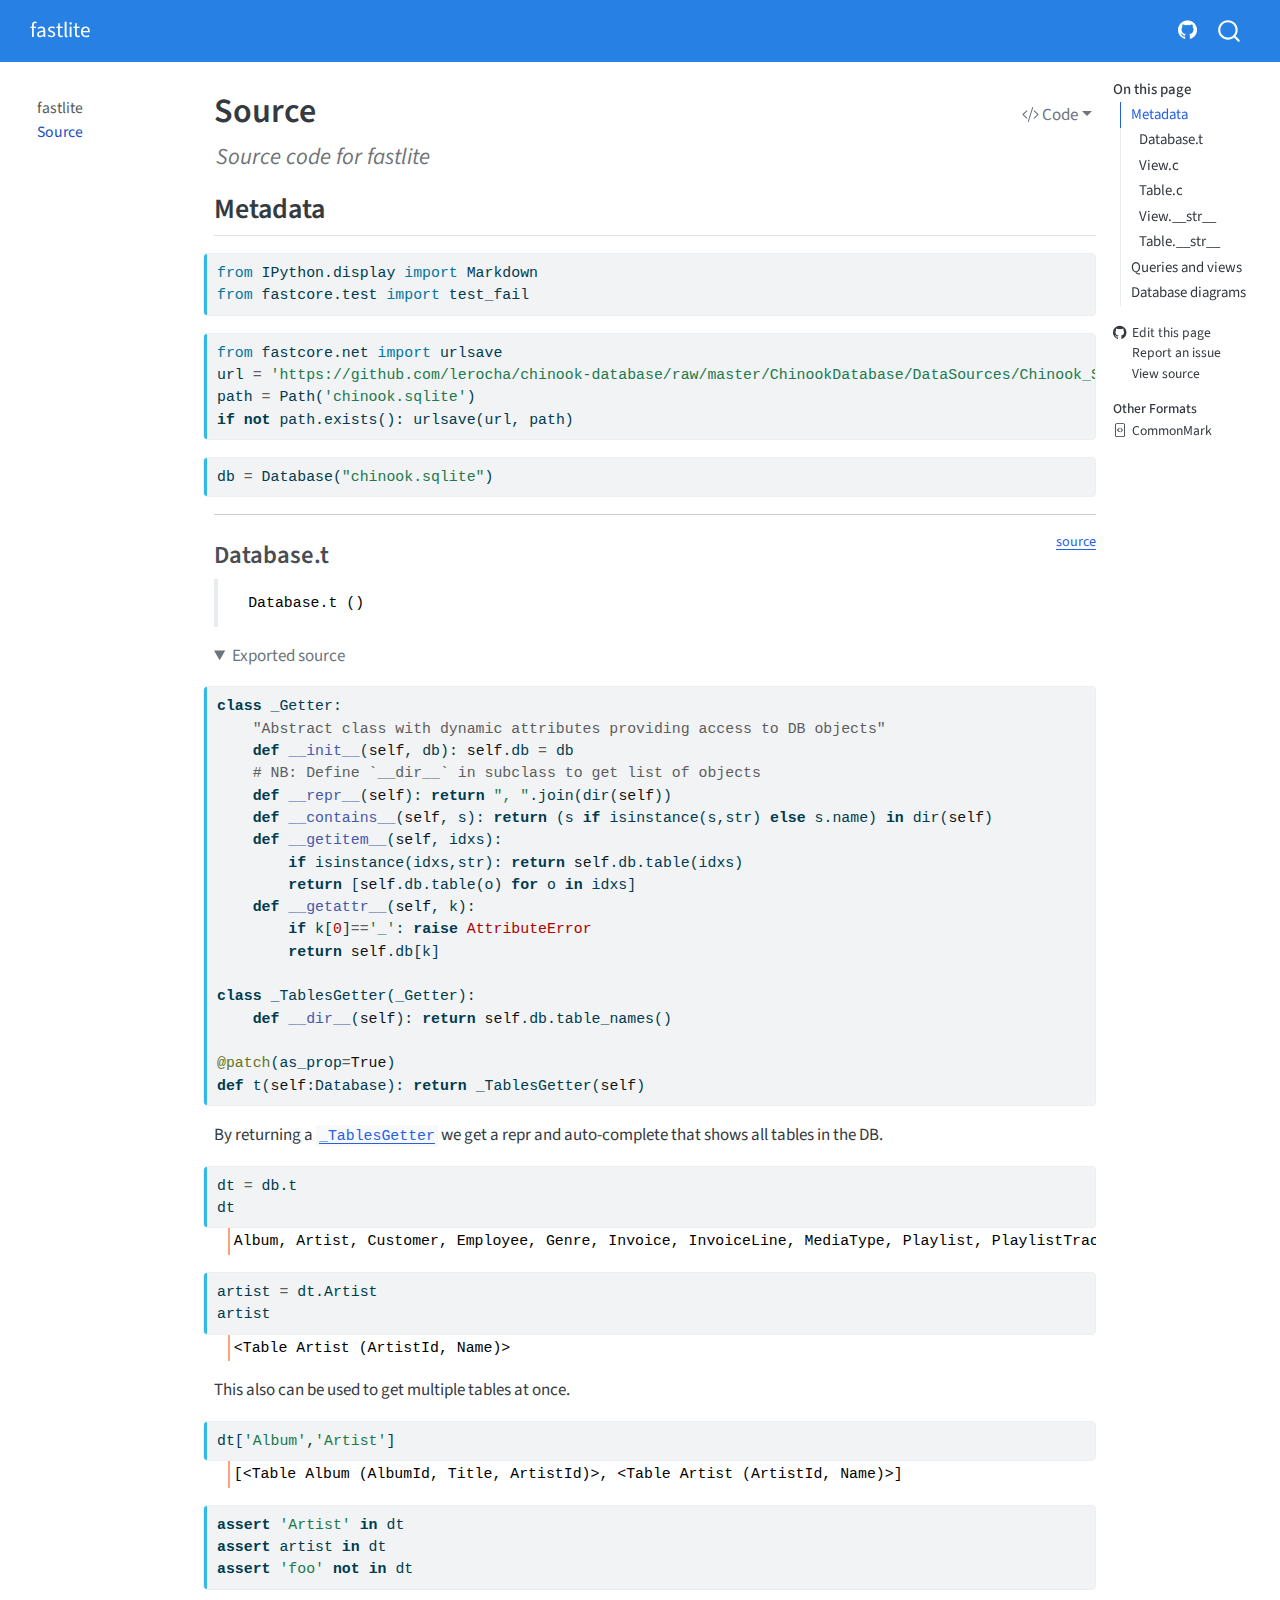
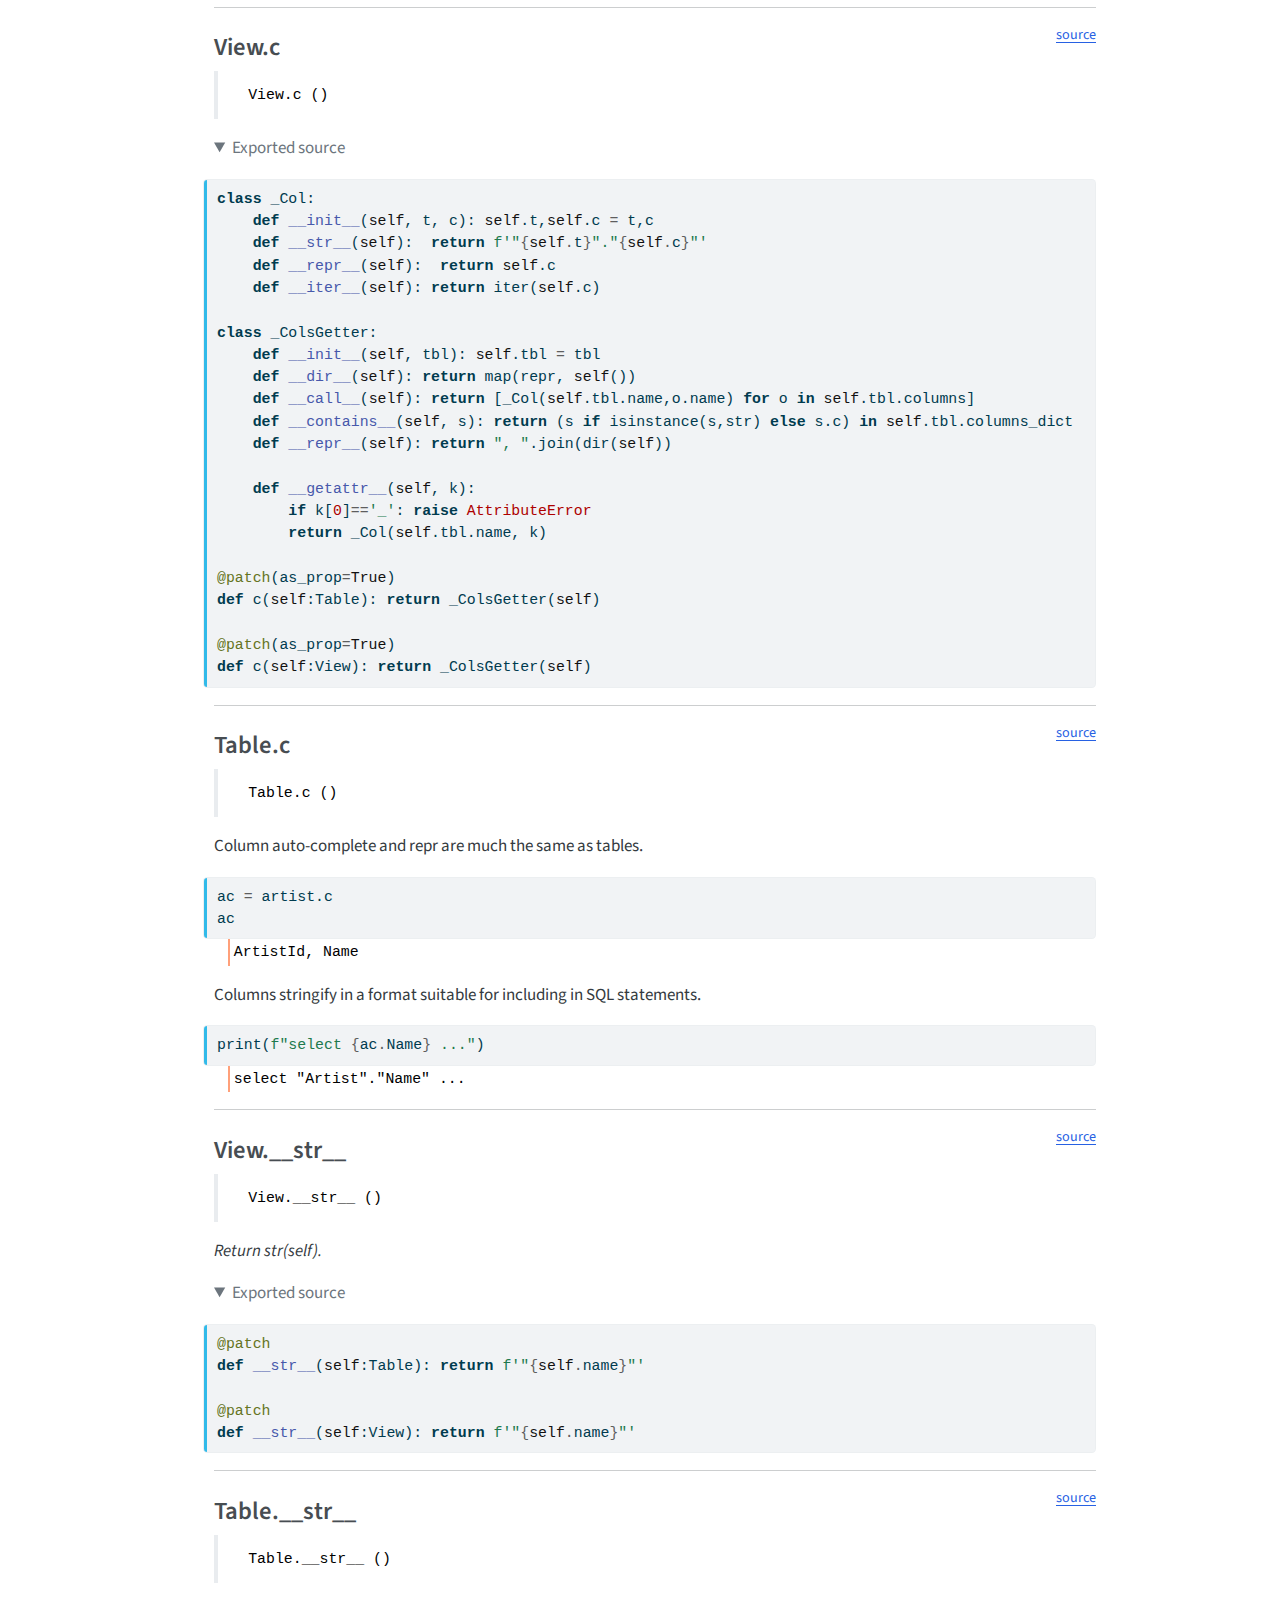
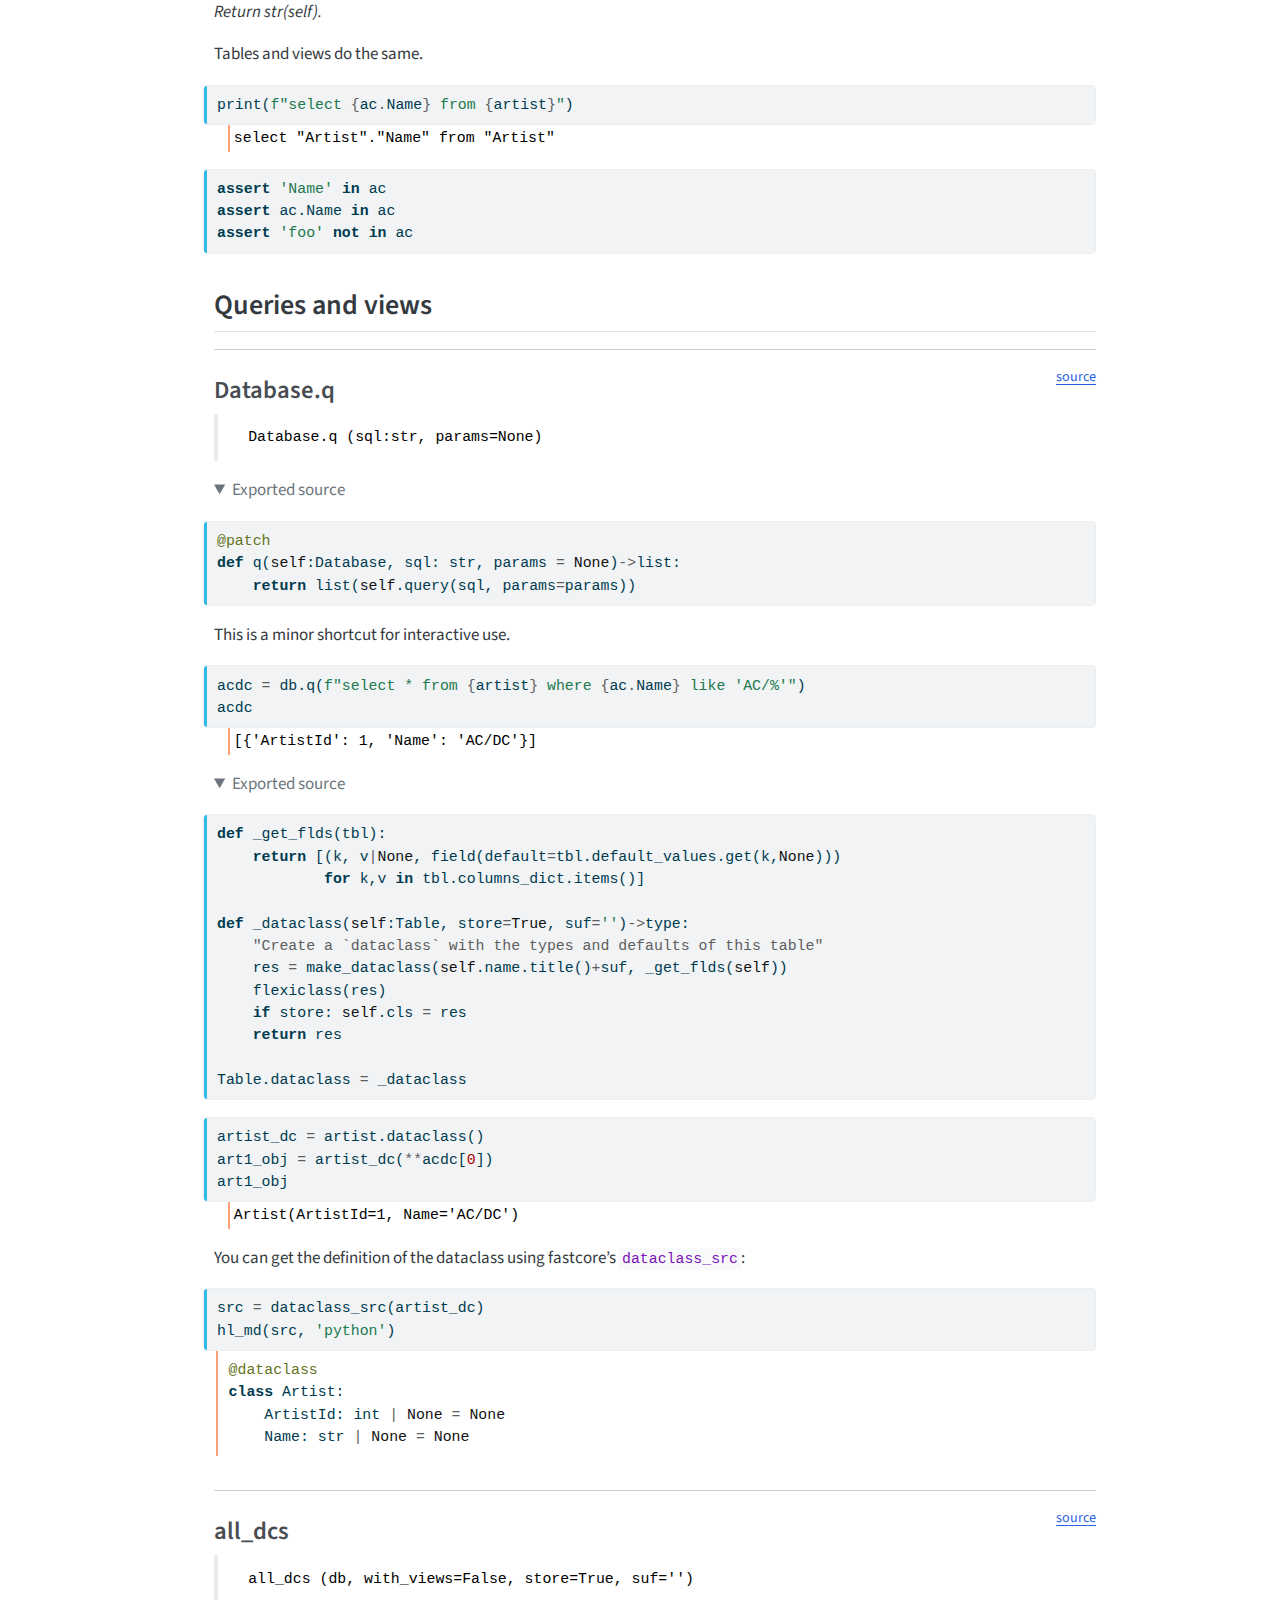
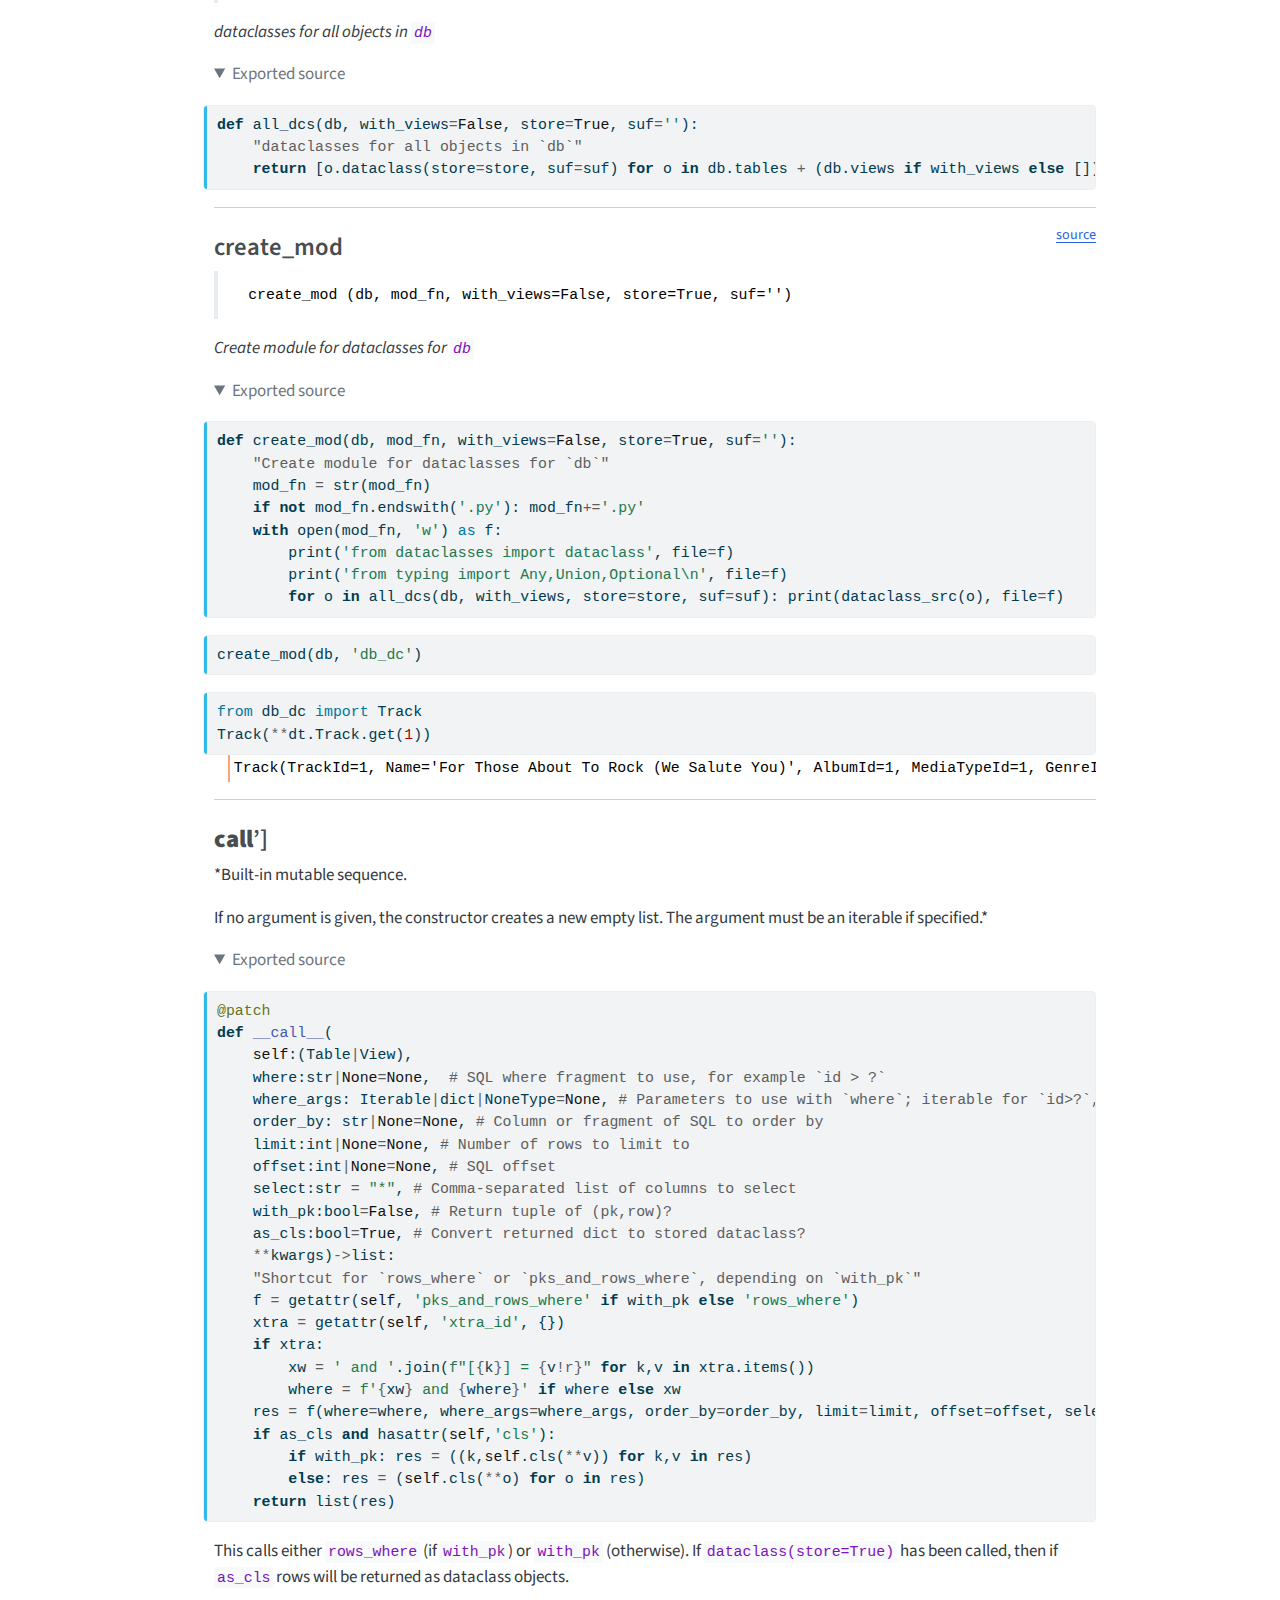
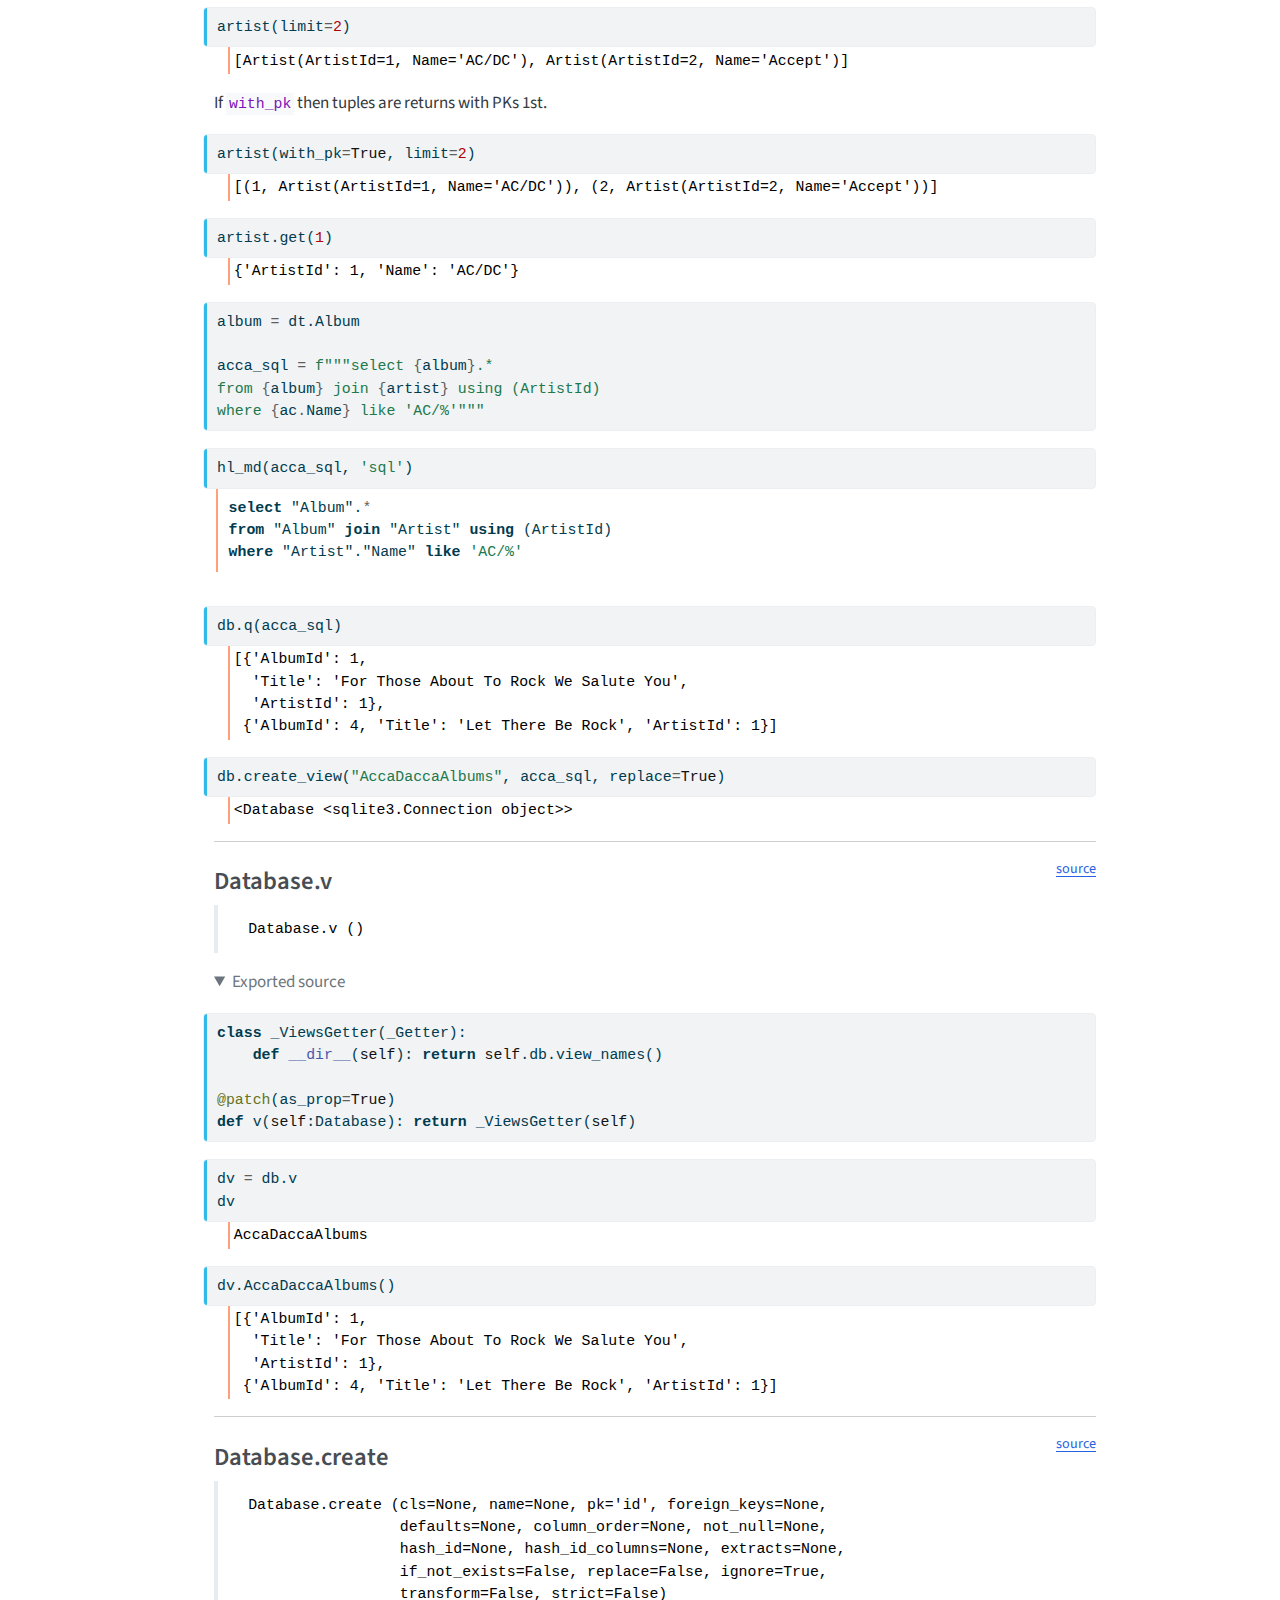
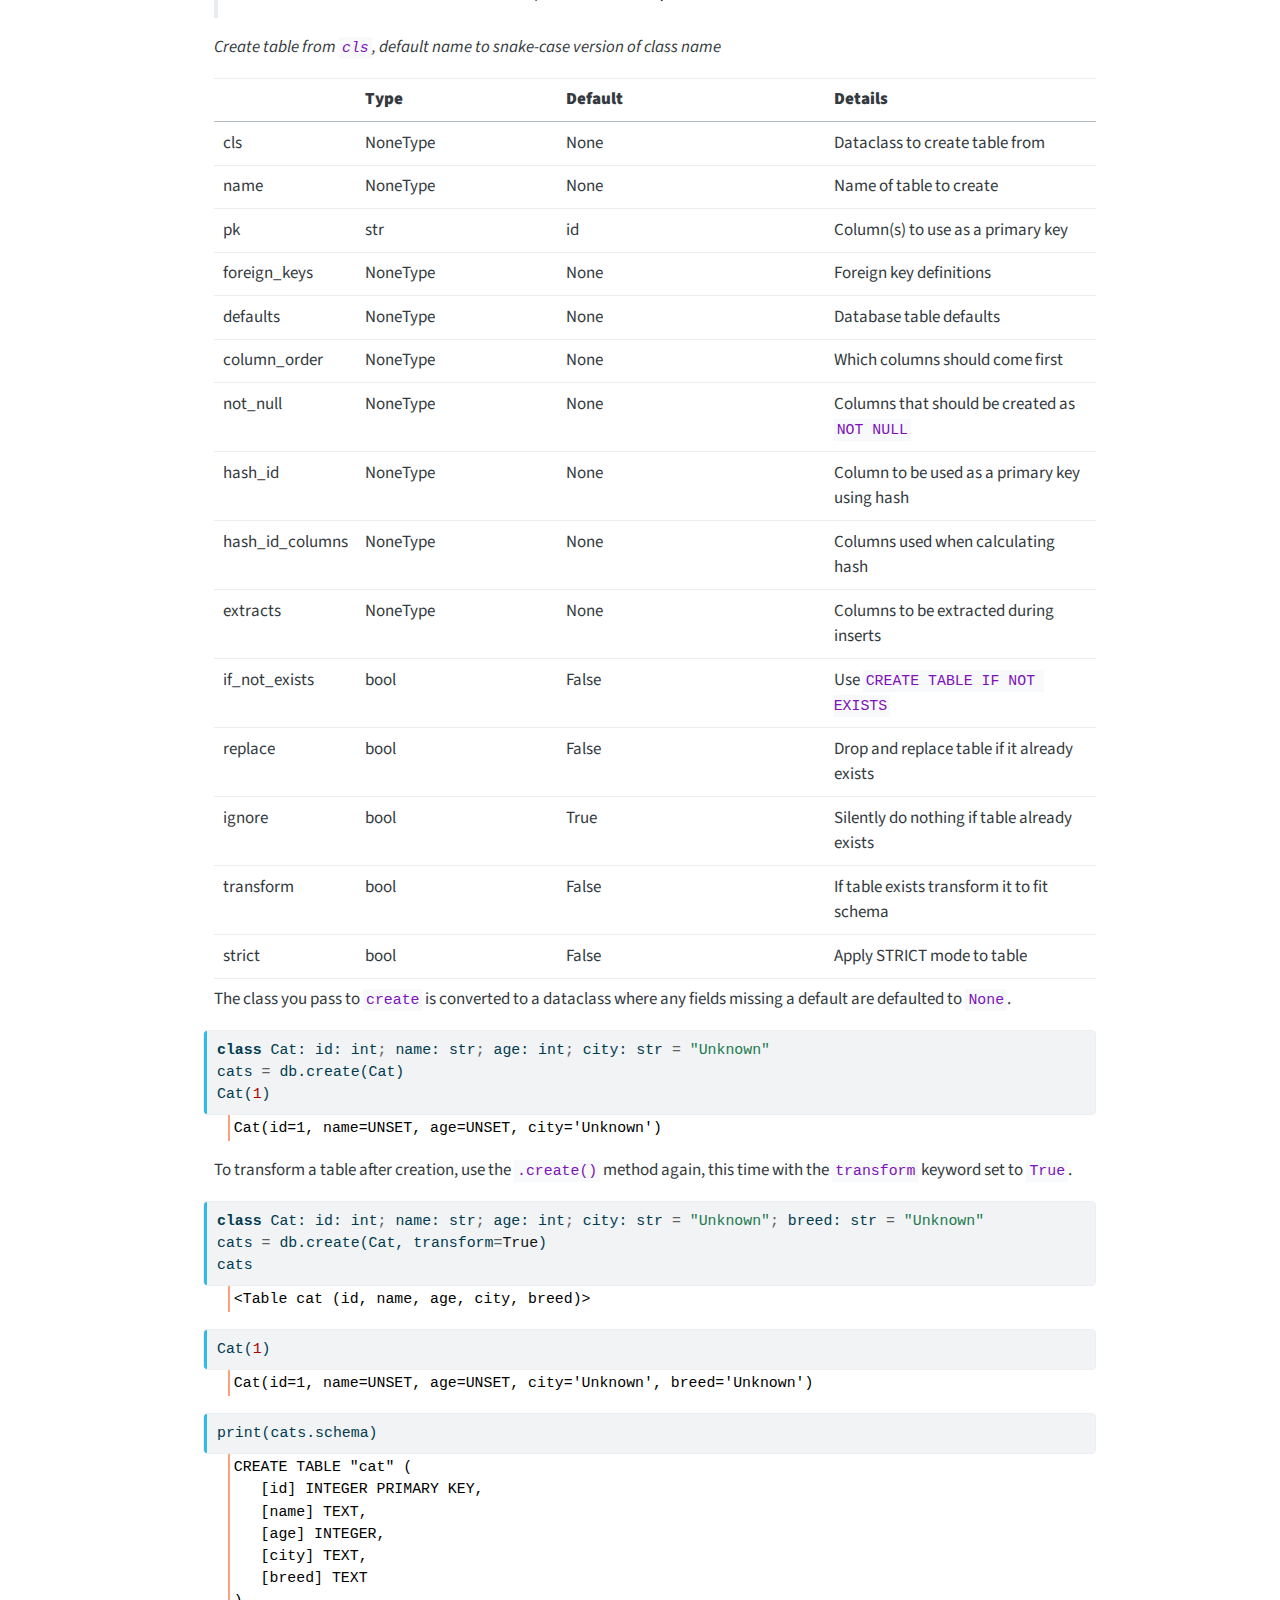
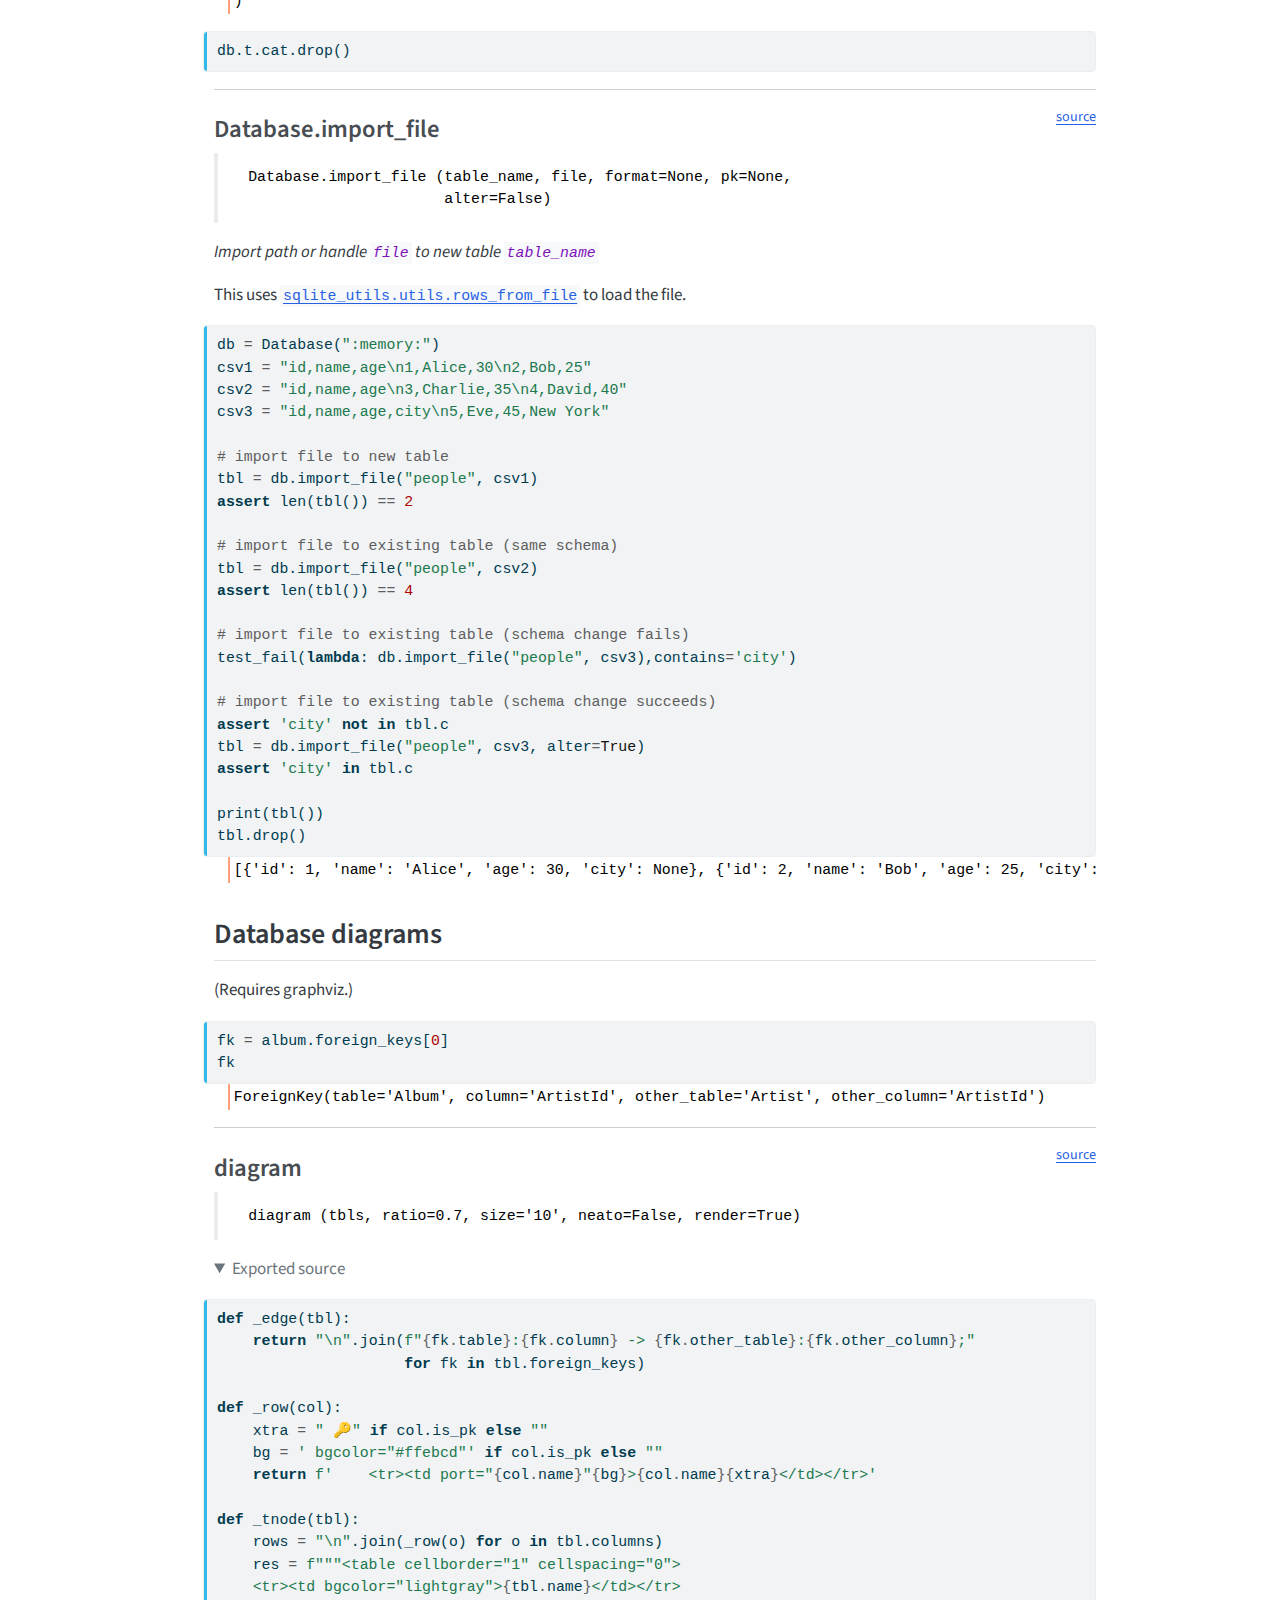
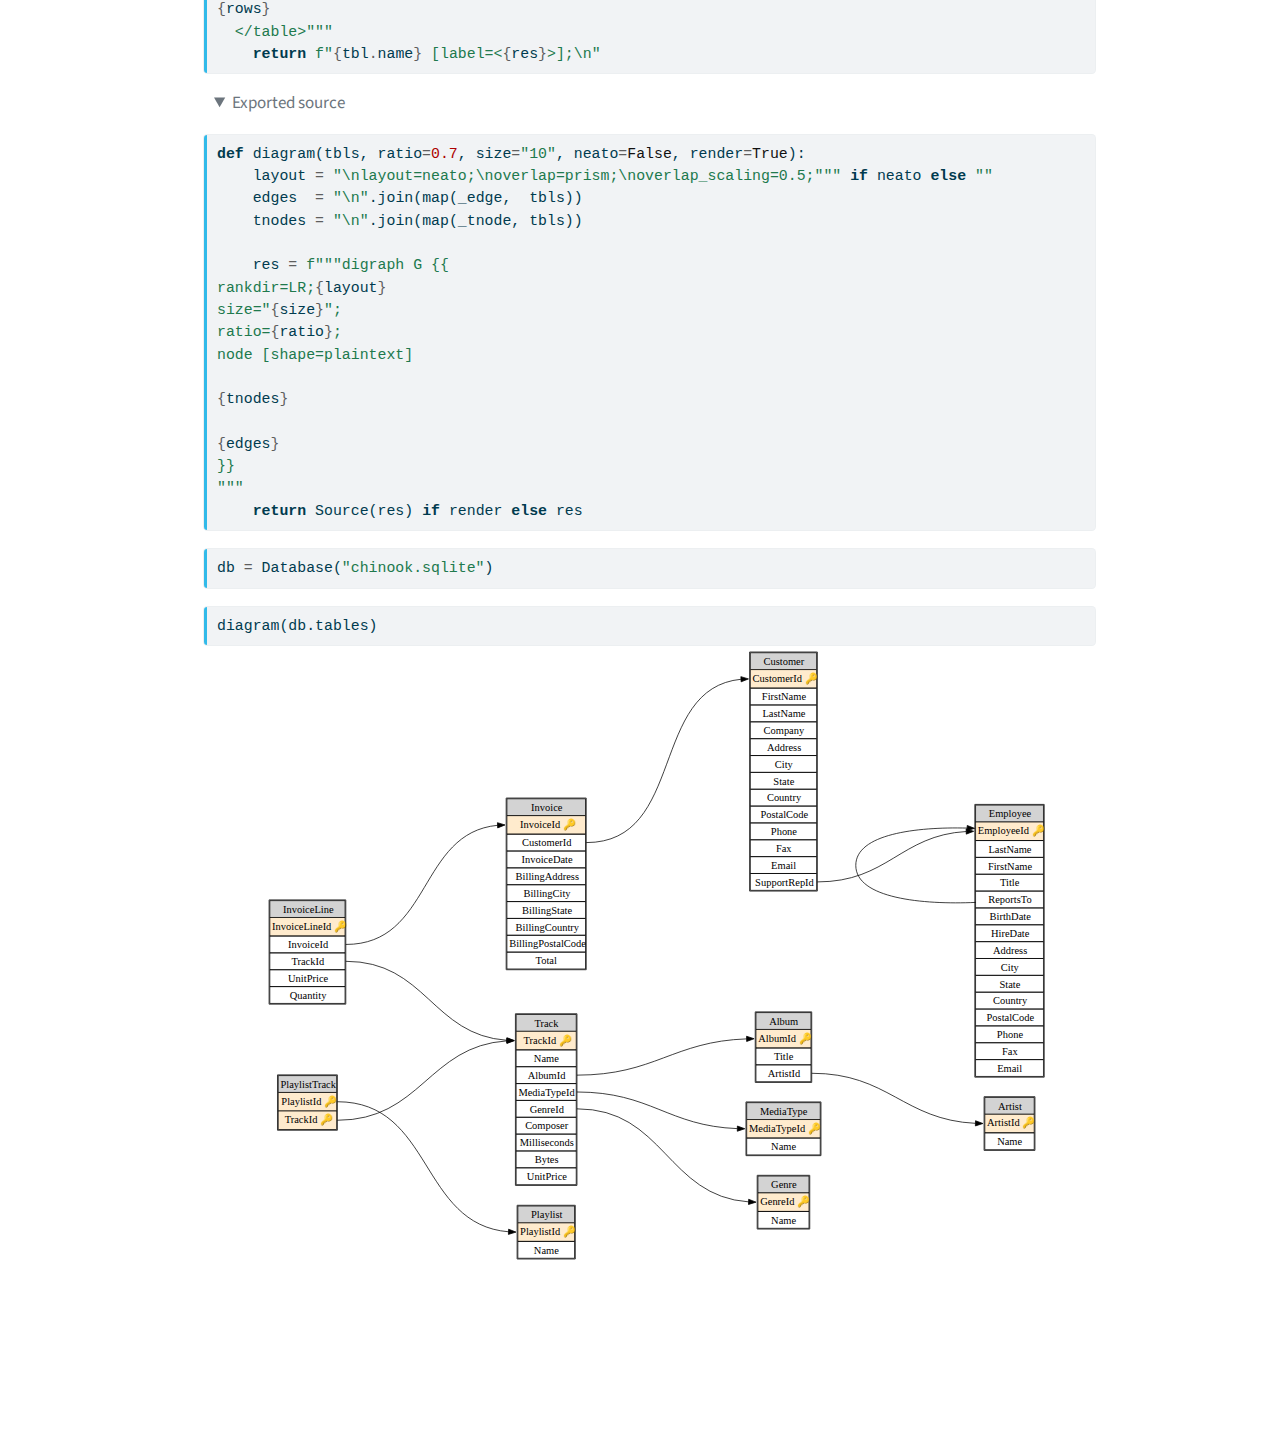
<file: core.html>
<!DOCTYPE html>
<html xmlns="http://www.w3.org/1999/xhtml" lang="en" xml:lang="en"><head>

<meta charset="utf-8">
<meta name="generator" content="quarto-1.5.57">

<meta name="viewport" content="width=device-width, initial-scale=1.0, user-scalable=yes">

<meta name="description" content="Source code for fastlite">

<title>Source – fastlite</title>
<style>
code{white-space: pre-wrap;}
span.smallcaps{font-variant: small-caps;}
div.columns{display: flex; gap: min(4vw, 1.5em);}
div.column{flex: auto; overflow-x: auto;}
div.hanging-indent{margin-left: 1.5em; text-indent: -1.5em;}
ul.task-list{list-style: none;}
ul.task-list li input[type="checkbox"] {
  width: 0.8em;
  margin: 0 0.8em 0.2em -1em; /* quarto-specific, see https://github.com/quarto-dev/quarto-cli/issues/4556 */ 
  vertical-align: middle;
}
/* CSS for syntax highlighting */
pre > code.sourceCode { white-space: pre; position: relative; }
pre > code.sourceCode > span { line-height: 1.25; }
pre > code.sourceCode > span:empty { height: 1.2em; }
.sourceCode { overflow: visible; }
code.sourceCode > span { color: inherit; text-decoration: inherit; }
div.sourceCode { margin: 1em 0; }
pre.sourceCode { margin: 0; }
@media screen {
div.sourceCode { overflow: auto; }
}
@media print {
pre > code.sourceCode { white-space: pre-wrap; }
pre > code.sourceCode > span { display: inline-block; text-indent: -5em; padding-left: 5em; }
}
pre.numberSource code
  { counter-reset: source-line 0; }
pre.numberSource code > span
  { position: relative; left: -4em; counter-increment: source-line; }
pre.numberSource code > span > a:first-child::before
  { content: counter(source-line);
    position: relative; left: -1em; text-align: right; vertical-align: baseline;
    border: none; display: inline-block;
    -webkit-touch-callout: none; -webkit-user-select: none;
    -khtml-user-select: none; -moz-user-select: none;
    -ms-user-select: none; user-select: none;
    padding: 0 4px; width: 4em;
  }
pre.numberSource { margin-left: 3em;  padding-left: 4px; }
div.sourceCode
  {   }
@media screen {
pre > code.sourceCode > span > a:first-child::before { text-decoration: underline; }
}
</style>


<script src="site_libs/quarto-nav/quarto-nav.js"></script>
<script src="site_libs/quarto-nav/headroom.min.js"></script>
<script src="site_libs/clipboard/clipboard.min.js"></script>
<script src="site_libs/quarto-search/autocomplete.umd.js"></script>
<script src="site_libs/quarto-search/fuse.min.js"></script>
<script src="site_libs/quarto-search/quarto-search.js"></script>
<meta name="quarto:offset" content="./">
<script src="site_libs/quarto-html/quarto.js"></script>
<script src="site_libs/quarto-html/popper.min.js"></script>
<script src="site_libs/quarto-html/tippy.umd.min.js"></script>
<script src="site_libs/quarto-html/anchor.min.js"></script>
<link href="site_libs/quarto-html/tippy.css" rel="stylesheet">
<link href="site_libs/quarto-html/quarto-syntax-highlighting.css" rel="stylesheet" id="quarto-text-highlighting-styles">
<script src="site_libs/bootstrap/bootstrap.min.js"></script>
<link href="site_libs/bootstrap/bootstrap-icons.css" rel="stylesheet">
<link href="site_libs/bootstrap/bootstrap.min.css" rel="stylesheet" id="quarto-bootstrap" data-mode="light">
<script id="quarto-search-options" type="application/json">{
  "location": "navbar",
  "copy-button": false,
  "collapse-after": 3,
  "panel-placement": "end",
  "type": "overlay",
  "limit": 50,
  "keyboard-shortcut": [
    "f",
    "/",
    "s"
  ],
  "show-item-context": false,
  "language": {
    "search-no-results-text": "No results",
    "search-matching-documents-text": "matching documents",
    "search-copy-link-title": "Copy link to search",
    "search-hide-matches-text": "Hide additional matches",
    "search-more-match-text": "more match in this document",
    "search-more-matches-text": "more matches in this document",
    "search-clear-button-title": "Clear",
    "search-text-placeholder": "",
    "search-detached-cancel-button-title": "Cancel",
    "search-submit-button-title": "Submit",
    "search-label": "Search"
  }
}</script>


<link rel="stylesheet" href="styles.css">
<meta property="og:title" content="Source – fastlite">
<meta property="og:description" content="Source code for fastlite">
<meta property="og:site_name" content="fastlite">
<meta name="twitter:title" content="Source – fastlite">
<meta name="twitter:description" content="Source code for fastlite">
<meta name="twitter:creator" content="@jeremyphoward">
<meta name="twitter:site" content="@jeremyphoward">
<meta name="twitter:card" content="summary">
</head>

<body class="nav-sidebar floating nav-fixed">

<div id="quarto-search-results"></div>
  <header id="quarto-header" class="headroom fixed-top">
    <nav class="navbar navbar-expand-lg " data-bs-theme="dark">
      <div class="navbar-container container-fluid">
      <div class="navbar-brand-container mx-auto">
    <a class="navbar-brand" href="./index.html">
    <span class="navbar-title">fastlite</span>
    </a>
  </div>
            <div id="quarto-search" class="" title="Search"></div>
          <button class="navbar-toggler" type="button" data-bs-toggle="collapse" data-bs-target="#navbarCollapse" aria-controls="navbarCollapse" role="menu" aria-expanded="false" aria-label="Toggle navigation" onclick="if (window.quartoToggleHeadroom) { window.quartoToggleHeadroom(); }">
  <span class="navbar-toggler-icon"></span>
</button>
          <div class="collapse navbar-collapse" id="navbarCollapse">
            <ul class="navbar-nav navbar-nav-scroll ms-auto">
  <li class="nav-item compact">
    <a class="nav-link" href="https://github.com/AnswerDotAI/fastlite"> <i class="bi bi-github" role="img" aria-label="GitHub">
</i> 
<span class="menu-text"></span></a>
  </li>  
</ul>
          </div> <!-- /navcollapse -->
            <div class="quarto-navbar-tools">
</div>
      </div> <!-- /container-fluid -->
    </nav>
  <nav class="quarto-secondary-nav">
    <div class="container-fluid d-flex">
      <button type="button" class="quarto-btn-toggle btn" data-bs-toggle="collapse" role="button" data-bs-target=".quarto-sidebar-collapse-item" aria-controls="quarto-sidebar" aria-expanded="false" aria-label="Toggle sidebar navigation" onclick="if (window.quartoToggleHeadroom) { window.quartoToggleHeadroom(); }">
        <i class="bi bi-layout-text-sidebar-reverse"></i>
      </button>
        <nav class="quarto-page-breadcrumbs" aria-label="breadcrumb"><ol class="breadcrumb"><li class="breadcrumb-item"><a href="./core.html">Source</a></li></ol></nav>
        <a class="flex-grow-1" role="navigation" data-bs-toggle="collapse" data-bs-target=".quarto-sidebar-collapse-item" aria-controls="quarto-sidebar" aria-expanded="false" aria-label="Toggle sidebar navigation" onclick="if (window.quartoToggleHeadroom) { window.quartoToggleHeadroom(); }">      
        </a>
    </div>
  </nav>
</header>
<!-- content -->
<div id="quarto-content" class="quarto-container page-columns page-rows-contents page-layout-article page-navbar">
<!-- sidebar -->
  <nav id="quarto-sidebar" class="sidebar collapse collapse-horizontal quarto-sidebar-collapse-item sidebar-navigation floating overflow-auto">
    <div class="sidebar-menu-container"> 
    <ul class="list-unstyled mt-1">
        <li class="sidebar-item">
  <div class="sidebar-item-container"> 
  <a href="./index.html" class="sidebar-item-text sidebar-link">
 <span class="menu-text">fastlite</span></a>
  </div>
</li>
        <li class="sidebar-item">
  <div class="sidebar-item-container"> 
  <a href="./core.html" class="sidebar-item-text sidebar-link active">
 <span class="menu-text">Source</span></a>
  </div>
</li>
    </ul>
    </div>
</nav>
<div id="quarto-sidebar-glass" class="quarto-sidebar-collapse-item" data-bs-toggle="collapse" data-bs-target=".quarto-sidebar-collapse-item"></div>
<!-- margin-sidebar -->
    <div id="quarto-margin-sidebar" class="sidebar margin-sidebar">
        <nav id="TOC" role="doc-toc" class="toc-active">
    <h2 id="toc-title">On this page</h2>
   
  <ul>
  <li><a href="#metadata" id="toc-metadata" class="nav-link active" data-scroll-target="#metadata">Metadata</a>
  <ul class="collapse">
  <li><a href="#database.t" id="toc-database.t" class="nav-link" data-scroll-target="#database.t">Database.t</a></li>
  <li><a href="#view.c" id="toc-view.c" class="nav-link" data-scroll-target="#view.c">View.c</a></li>
  <li><a href="#table.c" id="toc-table.c" class="nav-link" data-scroll-target="#table.c">Table.c</a></li>
  <li><a href="#view.__str__" id="toc-view.__str__" class="nav-link" data-scroll-target="#view.__str__">View.__str__</a></li>
  <li><a href="#table.__str__" id="toc-table.__str__" class="nav-link" data-scroll-target="#table.__str__">Table.__str__</a></li>
  </ul></li>
  <li><a href="#queries-and-views" id="toc-queries-and-views" class="nav-link" data-scroll-target="#queries-and-views">Queries and views</a>
  <ul class="collapse">
  <li><a href="#database.q" id="toc-database.q" class="nav-link" data-scroll-target="#database.q">Database.q</a></li>
  <li><a href="#all_dcs" id="toc-all_dcs" class="nav-link" data-scroll-target="#all_dcs">all_dcs</a></li>
  <li><a href="#create_mod" id="toc-create_mod" class="nav-link" data-scroll-target="#create_mod">create_mod</a></li>
  <li><a href="#call" id="toc-call" class="nav-link" data-scroll-target="#call"><strong>call</strong>’]</a></li>
  <li><a href="#database.v" id="toc-database.v" class="nav-link" data-scroll-target="#database.v">Database.v</a></li>
  <li><a href="#database.create" id="toc-database.create" class="nav-link" data-scroll-target="#database.create">Database.create</a></li>
  <li><a href="#database.import_file" id="toc-database.import_file" class="nav-link" data-scroll-target="#database.import_file">Database.import_file</a></li>
  </ul></li>
  <li><a href="#database-diagrams" id="toc-database-diagrams" class="nav-link" data-scroll-target="#database-diagrams">Database diagrams</a>
  <ul class="collapse">
  <li><a href="#diagram" id="toc-diagram" class="nav-link" data-scroll-target="#diagram">diagram</a></li>
  </ul></li>
  </ul>
<div class="toc-actions"><ul><li><a href="https://github.dev/AnswerDotAI/fastlite/blob/main/nbs/00_core.ipynb" class="toc-action"><i class="bi bi-github"></i>Edit this page</a></li><li><a href="https://github.com/AnswerDotAI/fastlite/issues/new" class="toc-action"><i class="bi empty"></i>Report an issue</a></li><li><a href="https://github.com/AnswerDotAI/fastlite/blob/main/nbs/00_core.ipynb" class="toc-action"><i class="bi empty"></i>View source</a></li></ul></div><div class="quarto-alternate-formats"><h2>Other Formats</h2><ul><li><a href="core.html.md"><i class="bi bi-file-code"></i>CommonMark</a></li></ul></div></nav>
    </div>
<!-- main -->
<main class="content" id="quarto-document-content">

<header id="title-block-header" class="quarto-title-block default">
<div class="quarto-title">
<div class="quarto-title-block"><div><h1 class="title">Source</h1><button type="button" class="btn code-tools-button dropdown-toggle" id="quarto-code-tools-menu" data-bs-toggle="dropdown" aria-expanded="false"><i class="bi"></i> Code</button><ul class="dropdown-menu dropdown-menu-end" aria-labelelledby="quarto-code-tools-menu"><li><a id="quarto-show-all-code" class="dropdown-item" href="javascript:void(0)" role="button">Show All Code</a></li><li><a id="quarto-hide-all-code" class="dropdown-item" href="javascript:void(0)" role="button">Hide All Code</a></li></ul></div></div>
</div>

<div>
  <div class="description">
    Source code for fastlite
  </div>
</div>


<div class="quarto-title-meta">

    
  
    
  </div>
  


</header>


<!-- WARNING: THIS FILE WAS AUTOGENERATED! DO NOT EDIT! -->
<section id="metadata" class="level2">
<h2 class="anchored" data-anchor-id="metadata">Metadata</h2>
<div id="cell-3" class="cell">
<div class="sourceCode cell-code" id="cb1"><pre class="sourceCode python code-with-copy"><code class="sourceCode python"><span id="cb1-1"><a href="#cb1-1" aria-hidden="true" tabindex="-1"></a><span class="im">from</span> IPython.display <span class="im">import</span> Markdown</span>
<span id="cb1-2"><a href="#cb1-2" aria-hidden="true" tabindex="-1"></a><span class="im">from</span> fastcore.test <span class="im">import</span> test_fail</span></code><button title="Copy to Clipboard" class="code-copy-button"><i class="bi"></i></button></pre></div>
</div>
<div id="cell-4" class="cell">
<div class="sourceCode cell-code" id="cb2"><pre class="sourceCode python code-with-copy"><code class="sourceCode python"><span id="cb2-1"><a href="#cb2-1" aria-hidden="true" tabindex="-1"></a><span class="im">from</span> fastcore.net <span class="im">import</span> urlsave</span>
<span id="cb2-2"><a href="#cb2-2" aria-hidden="true" tabindex="-1"></a>url <span class="op">=</span> <span class="st">'https://github.com/lerocha/chinook-database/raw/master/ChinookDatabase/DataSources/Chinook_Sqlite.sqlite'</span></span>
<span id="cb2-3"><a href="#cb2-3" aria-hidden="true" tabindex="-1"></a>path <span class="op">=</span> Path(<span class="st">'chinook.sqlite'</span>)</span>
<span id="cb2-4"><a href="#cb2-4" aria-hidden="true" tabindex="-1"></a><span class="cf">if</span> <span class="kw">not</span> path.exists(): urlsave(url, path)</span></code><button title="Copy to Clipboard" class="code-copy-button"><i class="bi"></i></button></pre></div>
</div>
<div id="cell-5" class="cell">
<div class="sourceCode cell-code" id="cb3"><pre class="sourceCode python code-with-copy"><code class="sourceCode python"><span id="cb3-1"><a href="#cb3-1" aria-hidden="true" tabindex="-1"></a>db <span class="op">=</span> Database(<span class="st">"chinook.sqlite"</span>)</span></code><button title="Copy to Clipboard" class="code-copy-button"><i class="bi"></i></button></pre></div>
</div>
<hr>
<p><a href="https://github.com/AnswerDotAI/fastlite/blob/main/fastlite/core.py#L41" target="_blank" style="float:right; font-size:smaller">source</a></p>
<section id="database.t" class="level3">
<h3 class="anchored" data-anchor-id="database.t">Database.t</h3>
<blockquote class="blockquote">
<pre><code> Database.t ()</code></pre>
</blockquote>
<div id="cell-7" class="cell">
<details open="" class="code-fold">
<summary>Exported source</summary>
<div class="sourceCode cell-code" id="cb5"><pre class="sourceCode python code-with-copy"><code class="sourceCode python"><span id="cb5-1"><a href="#cb5-1" aria-hidden="true" tabindex="-1"></a><span class="kw">class</span> _Getter:</span>
<span id="cb5-2"><a href="#cb5-2" aria-hidden="true" tabindex="-1"></a>    <span class="co">"Abstract class with dynamic attributes providing access to DB objects"</span></span>
<span id="cb5-3"><a href="#cb5-3" aria-hidden="true" tabindex="-1"></a>    <span class="kw">def</span> <span class="fu">__init__</span>(<span class="va">self</span>, db): <span class="va">self</span>.db <span class="op">=</span> db</span>
<span id="cb5-4"><a href="#cb5-4" aria-hidden="true" tabindex="-1"></a>    <span class="co"># NB: Define `__dir__` in subclass to get list of objects</span></span>
<span id="cb5-5"><a href="#cb5-5" aria-hidden="true" tabindex="-1"></a>    <span class="kw">def</span> <span class="fu">__repr__</span>(<span class="va">self</span>): <span class="cf">return</span> <span class="st">", "</span>.join(<span class="bu">dir</span>(<span class="va">self</span>))</span>
<span id="cb5-6"><a href="#cb5-6" aria-hidden="true" tabindex="-1"></a>    <span class="kw">def</span> <span class="fu">__contains__</span>(<span class="va">self</span>, s): <span class="cf">return</span> (s <span class="cf">if</span> <span class="bu">isinstance</span>(s,<span class="bu">str</span>) <span class="cf">else</span> s.name) <span class="kw">in</span> <span class="bu">dir</span>(<span class="va">self</span>)</span>
<span id="cb5-7"><a href="#cb5-7" aria-hidden="true" tabindex="-1"></a>    <span class="kw">def</span> <span class="fu">__getitem__</span>(<span class="va">self</span>, idxs):</span>
<span id="cb5-8"><a href="#cb5-8" aria-hidden="true" tabindex="-1"></a>        <span class="cf">if</span> <span class="bu">isinstance</span>(idxs,<span class="bu">str</span>): <span class="cf">return</span> <span class="va">self</span>.db.table(idxs)</span>
<span id="cb5-9"><a href="#cb5-9" aria-hidden="true" tabindex="-1"></a>        <span class="cf">return</span> [<span class="va">self</span>.db.table(o) <span class="cf">for</span> o <span class="kw">in</span> idxs]</span>
<span id="cb5-10"><a href="#cb5-10" aria-hidden="true" tabindex="-1"></a>    <span class="kw">def</span> <span class="fu">__getattr__</span>(<span class="va">self</span>, k):</span>
<span id="cb5-11"><a href="#cb5-11" aria-hidden="true" tabindex="-1"></a>        <span class="cf">if</span> k[<span class="dv">0</span>]<span class="op">==</span><span class="st">'_'</span>: <span class="cf">raise</span> <span class="pp">AttributeError</span></span>
<span id="cb5-12"><a href="#cb5-12" aria-hidden="true" tabindex="-1"></a>        <span class="cf">return</span> <span class="va">self</span>.db[k]</span>
<span id="cb5-13"><a href="#cb5-13" aria-hidden="true" tabindex="-1"></a></span>
<span id="cb5-14"><a href="#cb5-14" aria-hidden="true" tabindex="-1"></a><span class="kw">class</span> _TablesGetter(_Getter):</span>
<span id="cb5-15"><a href="#cb5-15" aria-hidden="true" tabindex="-1"></a>    <span class="kw">def</span> <span class="fu">__dir__</span>(<span class="va">self</span>): <span class="cf">return</span> <span class="va">self</span>.db.table_names()</span>
<span id="cb5-16"><a href="#cb5-16" aria-hidden="true" tabindex="-1"></a></span>
<span id="cb5-17"><a href="#cb5-17" aria-hidden="true" tabindex="-1"></a><span class="at">@patch</span>(as_prop<span class="op">=</span><span class="va">True</span>)</span>
<span id="cb5-18"><a href="#cb5-18" aria-hidden="true" tabindex="-1"></a><span class="kw">def</span> t(<span class="va">self</span>:Database): <span class="cf">return</span> _TablesGetter(<span class="va">self</span>)</span></code><button title="Copy to Clipboard" class="code-copy-button"><i class="bi"></i></button></pre></div>
</details>
</div>
<p>By returning a <a href="https://AnswerDotAI.github.io/fastlite/core.html#_tablesgetter"><code>_TablesGetter</code></a> we get a repr and auto-complete that shows all tables in the DB.</p>
<div id="cell-9" class="cell">
<div class="sourceCode cell-code" id="cb6"><pre class="sourceCode python code-with-copy"><code class="sourceCode python"><span id="cb6-1"><a href="#cb6-1" aria-hidden="true" tabindex="-1"></a>dt <span class="op">=</span> db.t</span>
<span id="cb6-2"><a href="#cb6-2" aria-hidden="true" tabindex="-1"></a>dt</span></code><button title="Copy to Clipboard" class="code-copy-button"><i class="bi"></i></button></pre></div>
<div class="cell-output cell-output-display">
<pre><code>Album, Artist, Customer, Employee, Genre, Invoice, InvoiceLine, MediaType, Playlist, PlaylistTrack, Track</code></pre>
</div>
</div>
<div id="cell-10" class="cell">
<div class="sourceCode cell-code" id="cb8"><pre class="sourceCode python code-with-copy"><code class="sourceCode python"><span id="cb8-1"><a href="#cb8-1" aria-hidden="true" tabindex="-1"></a>artist <span class="op">=</span> dt.Artist</span>
<span id="cb8-2"><a href="#cb8-2" aria-hidden="true" tabindex="-1"></a>artist</span></code><button title="Copy to Clipboard" class="code-copy-button"><i class="bi"></i></button></pre></div>
<div class="cell-output cell-output-display">
<pre><code>&lt;Table Artist (ArtistId, Name)&gt;</code></pre>
</div>
</div>
<p>This also can be used to get multiple tables at once.</p>
<div id="cell-12" class="cell">
<div class="sourceCode cell-code" id="cb10"><pre class="sourceCode python code-with-copy"><code class="sourceCode python"><span id="cb10-1"><a href="#cb10-1" aria-hidden="true" tabindex="-1"></a>dt[<span class="st">'Album'</span>,<span class="st">'Artist'</span>]</span></code><button title="Copy to Clipboard" class="code-copy-button"><i class="bi"></i></button></pre></div>
<div class="cell-output cell-output-display">
<pre><code>[&lt;Table Album (AlbumId, Title, ArtistId)&gt;, &lt;Table Artist (ArtistId, Name)&gt;]</code></pre>
</div>
</div>
<div id="cell-13" class="cell">
<div class="sourceCode cell-code" id="cb12"><pre class="sourceCode python code-with-copy"><code class="sourceCode python"><span id="cb12-1"><a href="#cb12-1" aria-hidden="true" tabindex="-1"></a><span class="cf">assert</span> <span class="st">'Artist'</span> <span class="kw">in</span> dt</span>
<span id="cb12-2"><a href="#cb12-2" aria-hidden="true" tabindex="-1"></a><span class="cf">assert</span> artist <span class="kw">in</span> dt</span>
<span id="cb12-3"><a href="#cb12-3" aria-hidden="true" tabindex="-1"></a><span class="cf">assert</span> <span class="st">'foo'</span> <span class="kw">not</span> <span class="kw">in</span> dt</span></code><button title="Copy to Clipboard" class="code-copy-button"><i class="bi"></i></button></pre></div>
</div>
<hr>
<p><a href="https://github.com/AnswerDotAI/fastlite/blob/main/fastlite/core.py#L65" target="_blank" style="float:right; font-size:smaller">source</a></p>
</section>
<section id="view.c" class="level3">
<h3 class="anchored" data-anchor-id="view.c">View.c</h3>
<blockquote class="blockquote">
<pre><code> View.c ()</code></pre>
</blockquote>
<div id="cell-15" class="cell">
<details open="" class="code-fold">
<summary>Exported source</summary>
<div class="sourceCode cell-code" id="cb14"><pre class="sourceCode python code-with-copy"><code class="sourceCode python"><span id="cb14-1"><a href="#cb14-1" aria-hidden="true" tabindex="-1"></a><span class="kw">class</span> _Col:</span>
<span id="cb14-2"><a href="#cb14-2" aria-hidden="true" tabindex="-1"></a>    <span class="kw">def</span> <span class="fu">__init__</span>(<span class="va">self</span>, t, c): <span class="va">self</span>.t,<span class="va">self</span>.c <span class="op">=</span> t,c</span>
<span id="cb14-3"><a href="#cb14-3" aria-hidden="true" tabindex="-1"></a>    <span class="kw">def</span> <span class="fu">__str__</span>(<span class="va">self</span>):  <span class="cf">return</span> <span class="ss">f'"</span><span class="sc">{</span><span class="va">self</span><span class="sc">.</span>t<span class="sc">}</span><span class="ss">"."</span><span class="sc">{</span><span class="va">self</span><span class="sc">.</span>c<span class="sc">}</span><span class="ss">"'</span></span>
<span id="cb14-4"><a href="#cb14-4" aria-hidden="true" tabindex="-1"></a>    <span class="kw">def</span> <span class="fu">__repr__</span>(<span class="va">self</span>):  <span class="cf">return</span> <span class="va">self</span>.c</span>
<span id="cb14-5"><a href="#cb14-5" aria-hidden="true" tabindex="-1"></a>    <span class="kw">def</span> <span class="fu">__iter__</span>(<span class="va">self</span>): <span class="cf">return</span> <span class="bu">iter</span>(<span class="va">self</span>.c)</span>
<span id="cb14-6"><a href="#cb14-6" aria-hidden="true" tabindex="-1"></a></span>
<span id="cb14-7"><a href="#cb14-7" aria-hidden="true" tabindex="-1"></a><span class="kw">class</span> _ColsGetter:</span>
<span id="cb14-8"><a href="#cb14-8" aria-hidden="true" tabindex="-1"></a>    <span class="kw">def</span> <span class="fu">__init__</span>(<span class="va">self</span>, tbl): <span class="va">self</span>.tbl <span class="op">=</span> tbl</span>
<span id="cb14-9"><a href="#cb14-9" aria-hidden="true" tabindex="-1"></a>    <span class="kw">def</span> <span class="fu">__dir__</span>(<span class="va">self</span>): <span class="cf">return</span> <span class="bu">map</span>(<span class="bu">repr</span>, <span class="va">self</span>())</span>
<span id="cb14-10"><a href="#cb14-10" aria-hidden="true" tabindex="-1"></a>    <span class="kw">def</span> <span class="fu">__call__</span>(<span class="va">self</span>): <span class="cf">return</span> [_Col(<span class="va">self</span>.tbl.name,o.name) <span class="cf">for</span> o <span class="kw">in</span> <span class="va">self</span>.tbl.columns]</span>
<span id="cb14-11"><a href="#cb14-11" aria-hidden="true" tabindex="-1"></a>    <span class="kw">def</span> <span class="fu">__contains__</span>(<span class="va">self</span>, s): <span class="cf">return</span> (s <span class="cf">if</span> <span class="bu">isinstance</span>(s,<span class="bu">str</span>) <span class="cf">else</span> s.c) <span class="kw">in</span> <span class="va">self</span>.tbl.columns_dict</span>
<span id="cb14-12"><a href="#cb14-12" aria-hidden="true" tabindex="-1"></a>    <span class="kw">def</span> <span class="fu">__repr__</span>(<span class="va">self</span>): <span class="cf">return</span> <span class="st">", "</span>.join(<span class="bu">dir</span>(<span class="va">self</span>))</span>
<span id="cb14-13"><a href="#cb14-13" aria-hidden="true" tabindex="-1"></a></span>
<span id="cb14-14"><a href="#cb14-14" aria-hidden="true" tabindex="-1"></a>    <span class="kw">def</span> <span class="fu">__getattr__</span>(<span class="va">self</span>, k):</span>
<span id="cb14-15"><a href="#cb14-15" aria-hidden="true" tabindex="-1"></a>        <span class="cf">if</span> k[<span class="dv">0</span>]<span class="op">==</span><span class="st">'_'</span>: <span class="cf">raise</span> <span class="pp">AttributeError</span></span>
<span id="cb14-16"><a href="#cb14-16" aria-hidden="true" tabindex="-1"></a>        <span class="cf">return</span> _Col(<span class="va">self</span>.tbl.name, k)</span>
<span id="cb14-17"><a href="#cb14-17" aria-hidden="true" tabindex="-1"></a></span>
<span id="cb14-18"><a href="#cb14-18" aria-hidden="true" tabindex="-1"></a><span class="at">@patch</span>(as_prop<span class="op">=</span><span class="va">True</span>)</span>
<span id="cb14-19"><a href="#cb14-19" aria-hidden="true" tabindex="-1"></a><span class="kw">def</span> c(<span class="va">self</span>:Table): <span class="cf">return</span> _ColsGetter(<span class="va">self</span>)</span>
<span id="cb14-20"><a href="#cb14-20" aria-hidden="true" tabindex="-1"></a></span>
<span id="cb14-21"><a href="#cb14-21" aria-hidden="true" tabindex="-1"></a><span class="at">@patch</span>(as_prop<span class="op">=</span><span class="va">True</span>)</span>
<span id="cb14-22"><a href="#cb14-22" aria-hidden="true" tabindex="-1"></a><span class="kw">def</span> c(<span class="va">self</span>:View): <span class="cf">return</span> _ColsGetter(<span class="va">self</span>)</span></code><button title="Copy to Clipboard" class="code-copy-button"><i class="bi"></i></button></pre></div>
</details>
</div>
<hr>
<p><a href="https://github.com/AnswerDotAI/fastlite/blob/main/fastlite/core.py#L62" target="_blank" style="float:right; font-size:smaller">source</a></p>
</section>
<section id="table.c" class="level3">
<h3 class="anchored" data-anchor-id="table.c">Table.c</h3>
<blockquote class="blockquote">
<pre><code> Table.c ()</code></pre>
</blockquote>
<p>Column auto-complete and repr are much the same as tables.</p>
<div id="cell-18" class="cell">
<div class="sourceCode cell-code" id="cb16"><pre class="sourceCode python code-with-copy"><code class="sourceCode python"><span id="cb16-1"><a href="#cb16-1" aria-hidden="true" tabindex="-1"></a>ac <span class="op">=</span> artist.c</span>
<span id="cb16-2"><a href="#cb16-2" aria-hidden="true" tabindex="-1"></a>ac</span></code><button title="Copy to Clipboard" class="code-copy-button"><i class="bi"></i></button></pre></div>
<div class="cell-output cell-output-display">
<pre><code>ArtistId, Name</code></pre>
</div>
</div>
<p>Columns stringify in a format suitable for including in SQL statements.</p>
<div id="cell-20" class="cell">
<div class="sourceCode cell-code" id="cb18"><pre class="sourceCode python code-with-copy"><code class="sourceCode python"><span id="cb18-1"><a href="#cb18-1" aria-hidden="true" tabindex="-1"></a><span class="bu">print</span>(<span class="ss">f"select </span><span class="sc">{</span>ac<span class="sc">.</span>Name<span class="sc">}</span><span class="ss"> ..."</span>)</span></code><button title="Copy to Clipboard" class="code-copy-button"><i class="bi"></i></button></pre></div>
<div class="cell-output cell-output-stdout">
<pre><code>select "Artist"."Name" ...</code></pre>
</div>
</div>
<hr>
<p><a href="https://github.com/AnswerDotAI/fastlite/blob/main/fastlite/core.py#L72" target="_blank" style="float:right; font-size:smaller">source</a></p>
</section>
<section id="view.__str__" class="level3">
<h3 class="anchored" data-anchor-id="view.__str__">View.__str__</h3>
<blockquote class="blockquote">
<pre><code> View.__str__ ()</code></pre>
</blockquote>
<p><em>Return str(self).</em></p>
<div id="cell-22" class="cell">
<details open="" class="code-fold">
<summary>Exported source</summary>
<div class="sourceCode cell-code" id="cb21"><pre class="sourceCode python code-with-copy"><code class="sourceCode python"><span id="cb21-1"><a href="#cb21-1" aria-hidden="true" tabindex="-1"></a><span class="at">@patch</span></span>
<span id="cb21-2"><a href="#cb21-2" aria-hidden="true" tabindex="-1"></a><span class="kw">def</span> <span class="fu">__str__</span>(<span class="va">self</span>:Table): <span class="cf">return</span> <span class="ss">f'"</span><span class="sc">{</span><span class="va">self</span><span class="sc">.</span>name<span class="sc">}</span><span class="ss">"'</span></span>
<span id="cb21-3"><a href="#cb21-3" aria-hidden="true" tabindex="-1"></a></span>
<span id="cb21-4"><a href="#cb21-4" aria-hidden="true" tabindex="-1"></a><span class="at">@patch</span></span>
<span id="cb21-5"><a href="#cb21-5" aria-hidden="true" tabindex="-1"></a><span class="kw">def</span> <span class="fu">__str__</span>(<span class="va">self</span>:View): <span class="cf">return</span> <span class="ss">f'"</span><span class="sc">{</span><span class="va">self</span><span class="sc">.</span>name<span class="sc">}</span><span class="ss">"'</span></span></code><button title="Copy to Clipboard" class="code-copy-button"><i class="bi"></i></button></pre></div>
</details>
</div>
<hr>
<p><a href="https://github.com/AnswerDotAI/fastlite/blob/main/fastlite/core.py#L69" target="_blank" style="float:right; font-size:smaller">source</a></p>
</section>
<section id="table.__str__" class="level3">
<h3 class="anchored" data-anchor-id="table.__str__">Table.__str__</h3>
<blockquote class="blockquote">
<pre><code> Table.__str__ ()</code></pre>
</blockquote>
<p><em>Return str(self).</em></p>
<p>Tables and views do the same.</p>
<div id="cell-25" class="cell">
<div class="sourceCode cell-code" id="cb23"><pre class="sourceCode python code-with-copy"><code class="sourceCode python"><span id="cb23-1"><a href="#cb23-1" aria-hidden="true" tabindex="-1"></a><span class="bu">print</span>(<span class="ss">f"select </span><span class="sc">{</span>ac<span class="sc">.</span>Name<span class="sc">}</span><span class="ss"> from </span><span class="sc">{</span>artist<span class="sc">}</span><span class="ss">"</span>)</span></code><button title="Copy to Clipboard" class="code-copy-button"><i class="bi"></i></button></pre></div>
<div class="cell-output cell-output-stdout">
<pre><code>select "Artist"."Name" from "Artist"</code></pre>
</div>
</div>
<div id="cell-26" class="cell">
<div class="sourceCode cell-code" id="cb25"><pre class="sourceCode python code-with-copy"><code class="sourceCode python"><span id="cb25-1"><a href="#cb25-1" aria-hidden="true" tabindex="-1"></a><span class="cf">assert</span> <span class="st">'Name'</span> <span class="kw">in</span> ac</span>
<span id="cb25-2"><a href="#cb25-2" aria-hidden="true" tabindex="-1"></a><span class="cf">assert</span> ac.Name <span class="kw">in</span> ac</span>
<span id="cb25-3"><a href="#cb25-3" aria-hidden="true" tabindex="-1"></a><span class="cf">assert</span> <span class="st">'foo'</span> <span class="kw">not</span> <span class="kw">in</span> ac</span></code><button title="Copy to Clipboard" class="code-copy-button"><i class="bi"></i></button></pre></div>
</div>
</section>
</section>
<section id="queries-and-views" class="level2">
<h2 class="anchored" data-anchor-id="queries-and-views">Queries and views</h2>
<hr>
<p><a href="https://github.com/AnswerDotAI/fastlite/blob/main/fastlite/core.py#L76" target="_blank" style="float:right; font-size:smaller">source</a></p>
<section id="database.q" class="level3">
<h3 class="anchored" data-anchor-id="database.q">Database.q</h3>
<blockquote class="blockquote">
<pre><code> Database.q (sql:str, params=None)</code></pre>
</blockquote>
<div id="cell-29" class="cell">
<details open="" class="code-fold">
<summary>Exported source</summary>
<div class="sourceCode cell-code" id="cb27"><pre class="sourceCode python code-with-copy"><code class="sourceCode python"><span id="cb27-1"><a href="#cb27-1" aria-hidden="true" tabindex="-1"></a><span class="at">@patch</span></span>
<span id="cb27-2"><a href="#cb27-2" aria-hidden="true" tabindex="-1"></a><span class="kw">def</span> q(<span class="va">self</span>:Database, sql: <span class="bu">str</span>, params <span class="op">=</span> <span class="va">None</span>)<span class="op">-&gt;</span><span class="bu">list</span>:</span>
<span id="cb27-3"><a href="#cb27-3" aria-hidden="true" tabindex="-1"></a>    <span class="cf">return</span> <span class="bu">list</span>(<span class="va">self</span>.query(sql, params<span class="op">=</span>params))</span></code><button title="Copy to Clipboard" class="code-copy-button"><i class="bi"></i></button></pre></div>
</details>
</div>
<p>This is a minor shortcut for interactive use.</p>
<div id="cell-31" class="cell">
<div class="sourceCode cell-code" id="cb28"><pre class="sourceCode python code-with-copy"><code class="sourceCode python"><span id="cb28-1"><a href="#cb28-1" aria-hidden="true" tabindex="-1"></a>acdc <span class="op">=</span> db.q(<span class="ss">f"select * from </span><span class="sc">{</span>artist<span class="sc">}</span><span class="ss"> where </span><span class="sc">{</span>ac<span class="sc">.</span>Name<span class="sc">}</span><span class="ss"> like 'AC/%'"</span>)</span>
<span id="cb28-2"><a href="#cb28-2" aria-hidden="true" tabindex="-1"></a>acdc</span></code><button title="Copy to Clipboard" class="code-copy-button"><i class="bi"></i></button></pre></div>
<div class="cell-output cell-output-display">
<pre><code>[{'ArtistId': 1, 'Name': 'AC/DC'}]</code></pre>
</div>
</div>
<div id="cell-32" class="cell">
<details open="" class="code-fold">
<summary>Exported source</summary>
<div class="sourceCode cell-code" id="cb30"><pre class="sourceCode python code-with-copy"><code class="sourceCode python"><span id="cb30-1"><a href="#cb30-1" aria-hidden="true" tabindex="-1"></a><span class="kw">def</span> _get_flds(tbl): </span>
<span id="cb30-2"><a href="#cb30-2" aria-hidden="true" tabindex="-1"></a>    <span class="cf">return</span> [(k, v<span class="op">|</span><span class="va">None</span>, field(default<span class="op">=</span>tbl.default_values.get(k,<span class="va">None</span>)))</span>
<span id="cb30-3"><a href="#cb30-3" aria-hidden="true" tabindex="-1"></a>            <span class="cf">for</span> k,v <span class="kw">in</span> tbl.columns_dict.items()]</span>
<span id="cb30-4"><a href="#cb30-4" aria-hidden="true" tabindex="-1"></a></span>
<span id="cb30-5"><a href="#cb30-5" aria-hidden="true" tabindex="-1"></a><span class="kw">def</span> _dataclass(<span class="va">self</span>:Table, store<span class="op">=</span><span class="va">True</span>, suf<span class="op">=</span><span class="st">''</span>)<span class="op">-&gt;</span><span class="bu">type</span>:</span>
<span id="cb30-6"><a href="#cb30-6" aria-hidden="true" tabindex="-1"></a>    <span class="co">"Create a `dataclass` with the types and defaults of this table"</span></span>
<span id="cb30-7"><a href="#cb30-7" aria-hidden="true" tabindex="-1"></a>    res <span class="op">=</span> make_dataclass(<span class="va">self</span>.name.title()<span class="op">+</span>suf, _get_flds(<span class="va">self</span>))</span>
<span id="cb30-8"><a href="#cb30-8" aria-hidden="true" tabindex="-1"></a>    flexiclass(res)</span>
<span id="cb30-9"><a href="#cb30-9" aria-hidden="true" tabindex="-1"></a>    <span class="cf">if</span> store: <span class="va">self</span>.cls <span class="op">=</span> res</span>
<span id="cb30-10"><a href="#cb30-10" aria-hidden="true" tabindex="-1"></a>    <span class="cf">return</span> res</span>
<span id="cb30-11"><a href="#cb30-11" aria-hidden="true" tabindex="-1"></a></span>
<span id="cb30-12"><a href="#cb30-12" aria-hidden="true" tabindex="-1"></a>Table.dataclass <span class="op">=</span> _dataclass</span></code><button title="Copy to Clipboard" class="code-copy-button"><i class="bi"></i></button></pre></div>
</details>
</div>
<div id="cell-33" class="cell">
<div class="sourceCode cell-code" id="cb31"><pre class="sourceCode python code-with-copy"><code class="sourceCode python"><span id="cb31-1"><a href="#cb31-1" aria-hidden="true" tabindex="-1"></a>artist_dc <span class="op">=</span> artist.dataclass()</span>
<span id="cb31-2"><a href="#cb31-2" aria-hidden="true" tabindex="-1"></a>art1_obj <span class="op">=</span> artist_dc(<span class="op">**</span>acdc[<span class="dv">0</span>])</span>
<span id="cb31-3"><a href="#cb31-3" aria-hidden="true" tabindex="-1"></a>art1_obj</span></code><button title="Copy to Clipboard" class="code-copy-button"><i class="bi"></i></button></pre></div>
<div class="cell-output cell-output-display">
<pre><code>Artist(ArtistId=1, Name='AC/DC')</code></pre>
</div>
</div>
<p>You can get the definition of the dataclass using fastcore’s <code>dataclass_src</code>:</p>
<div id="cell-35" class="cell">
<div class="sourceCode cell-code" id="cb33"><pre class="sourceCode python code-with-copy"><code class="sourceCode python"><span id="cb33-1"><a href="#cb33-1" aria-hidden="true" tabindex="-1"></a>src <span class="op">=</span> dataclass_src(artist_dc)</span>
<span id="cb33-2"><a href="#cb33-2" aria-hidden="true" tabindex="-1"></a>hl_md(src, <span class="st">'python'</span>)</span></code><button title="Copy to Clipboard" class="code-copy-button"><i class="bi"></i></button></pre></div>
<div class="cell-output cell-output-display cell-output-markdown">
<div class="sourceCode" id="cb34"><pre class="sourceCode python code-with-copy"><code class="sourceCode python"><span id="cb34-1"><a href="#cb34-1" aria-hidden="true" tabindex="-1"></a><span class="at">@dataclass</span></span>
<span id="cb34-2"><a href="#cb34-2" aria-hidden="true" tabindex="-1"></a><span class="kw">class</span> Artist:</span>
<span id="cb34-3"><a href="#cb34-3" aria-hidden="true" tabindex="-1"></a>    ArtistId: <span class="bu">int</span> <span class="op">|</span> <span class="va">None</span> <span class="op">=</span> <span class="va">None</span></span>
<span id="cb34-4"><a href="#cb34-4" aria-hidden="true" tabindex="-1"></a>    Name: <span class="bu">str</span> <span class="op">|</span> <span class="va">None</span> <span class="op">=</span> <span class="va">None</span></span></code><button title="Copy to Clipboard" class="code-copy-button"><i class="bi"></i></button></pre></div>
</div>
</div>
<hr>
<p><a href="https://github.com/AnswerDotAI/fastlite/blob/main/fastlite/core.py#L94" target="_blank" style="float:right; font-size:smaller">source</a></p>
</section>
<section id="all_dcs" class="level3">
<h3 class="anchored" data-anchor-id="all_dcs">all_dcs</h3>
<blockquote class="blockquote">
<pre><code> all_dcs (db, with_views=False, store=True, suf='')</code></pre>
</blockquote>
<p><em>dataclasses for all objects in <code>db</code></em></p>
<div id="cell-37" class="cell">
<details open="" class="code-fold">
<summary>Exported source</summary>
<div class="sourceCode cell-code" id="cb36"><pre class="sourceCode python code-with-copy"><code class="sourceCode python"><span id="cb36-1"><a href="#cb36-1" aria-hidden="true" tabindex="-1"></a><span class="kw">def</span> all_dcs(db, with_views<span class="op">=</span><span class="va">False</span>, store<span class="op">=</span><span class="va">True</span>, suf<span class="op">=</span><span class="st">''</span>):</span>
<span id="cb36-2"><a href="#cb36-2" aria-hidden="true" tabindex="-1"></a>    <span class="co">"dataclasses for all objects in `db`"</span></span>
<span id="cb36-3"><a href="#cb36-3" aria-hidden="true" tabindex="-1"></a>    <span class="cf">return</span> [o.dataclass(store<span class="op">=</span>store, suf<span class="op">=</span>suf) <span class="cf">for</span> o <span class="kw">in</span> db.tables <span class="op">+</span> (db.views <span class="cf">if</span> with_views <span class="cf">else</span> [])]</span></code><button title="Copy to Clipboard" class="code-copy-button"><i class="bi"></i></button></pre></div>
</details>
</div>
<hr>
<p><a href="https://github.com/AnswerDotAI/fastlite/blob/main/fastlite/core.py#L99" target="_blank" style="float:right; font-size:smaller">source</a></p>
</section>
<section id="create_mod" class="level3">
<h3 class="anchored" data-anchor-id="create_mod">create_mod</h3>
<blockquote class="blockquote">
<pre><code> create_mod (db, mod_fn, with_views=False, store=True, suf='')</code></pre>
</blockquote>
<p><em>Create module for dataclasses for <code>db</code></em></p>
<div id="cell-39" class="cell">
<details open="" class="code-fold">
<summary>Exported source</summary>
<div class="sourceCode cell-code" id="cb38"><pre class="sourceCode python code-with-copy"><code class="sourceCode python"><span id="cb38-1"><a href="#cb38-1" aria-hidden="true" tabindex="-1"></a><span class="kw">def</span> create_mod(db, mod_fn, with_views<span class="op">=</span><span class="va">False</span>, store<span class="op">=</span><span class="va">True</span>, suf<span class="op">=</span><span class="st">''</span>):</span>
<span id="cb38-2"><a href="#cb38-2" aria-hidden="true" tabindex="-1"></a>    <span class="co">"Create module for dataclasses for `db`"</span></span>
<span id="cb38-3"><a href="#cb38-3" aria-hidden="true" tabindex="-1"></a>    mod_fn <span class="op">=</span> <span class="bu">str</span>(mod_fn)</span>
<span id="cb38-4"><a href="#cb38-4" aria-hidden="true" tabindex="-1"></a>    <span class="cf">if</span> <span class="kw">not</span> mod_fn.endswith(<span class="st">'.py'</span>): mod_fn<span class="op">+=</span><span class="st">'.py'</span></span>
<span id="cb38-5"><a href="#cb38-5" aria-hidden="true" tabindex="-1"></a>    <span class="cf">with</span> <span class="bu">open</span>(mod_fn, <span class="st">'w'</span>) <span class="im">as</span> f:</span>
<span id="cb38-6"><a href="#cb38-6" aria-hidden="true" tabindex="-1"></a>        <span class="bu">print</span>(<span class="st">'from dataclasses import dataclass'</span>, <span class="bu">file</span><span class="op">=</span>f)</span>
<span id="cb38-7"><a href="#cb38-7" aria-hidden="true" tabindex="-1"></a>        <span class="bu">print</span>(<span class="st">'from typing import Any,Union,Optional</span><span class="ch">\n</span><span class="st">'</span>, <span class="bu">file</span><span class="op">=</span>f)</span>
<span id="cb38-8"><a href="#cb38-8" aria-hidden="true" tabindex="-1"></a>        <span class="cf">for</span> o <span class="kw">in</span> all_dcs(db, with_views, store<span class="op">=</span>store, suf<span class="op">=</span>suf): <span class="bu">print</span>(dataclass_src(o), <span class="bu">file</span><span class="op">=</span>f)</span></code><button title="Copy to Clipboard" class="code-copy-button"><i class="bi"></i></button></pre></div>
</details>
</div>
<div id="cell-40" class="cell">
<div class="sourceCode cell-code" id="cb39"><pre class="sourceCode python code-with-copy"><code class="sourceCode python"><span id="cb39-1"><a href="#cb39-1" aria-hidden="true" tabindex="-1"></a>create_mod(db, <span class="st">'db_dc'</span>)</span></code><button title="Copy to Clipboard" class="code-copy-button"><i class="bi"></i></button></pre></div>
</div>
<div id="cell-41" class="cell">
<div class="sourceCode cell-code" id="cb40"><pre class="sourceCode python code-with-copy"><code class="sourceCode python"><span id="cb40-1"><a href="#cb40-1" aria-hidden="true" tabindex="-1"></a><span class="im">from</span> db_dc <span class="im">import</span> Track</span>
<span id="cb40-2"><a href="#cb40-2" aria-hidden="true" tabindex="-1"></a>Track(<span class="op">**</span>dt.Track.get(<span class="dv">1</span>))</span></code><button title="Copy to Clipboard" class="code-copy-button"><i class="bi"></i></button></pre></div>
<div class="cell-output cell-output-display">
<pre><code>Track(TrackId=1, Name='For Those About To Rock (We Salute You)', AlbumId=1, MediaTypeId=1, GenreId=1, Composer='Angus Young, Malcolm Young, Brian Johnson', Milliseconds=343719, Bytes=11170334, UnitPrice=0.99)</code></pre>
</div>
</div>
<hr>
</section>
<section id="call" class="level3">
<h3 class="anchored" data-anchor-id="call"><strong>call</strong>’]</h3>
<p>*Built-in mutable sequence.</p>
<p>If no argument is given, the constructor creates a new empty list. The argument must be an iterable if specified.*</p>
<div id="cell-43" class="cell">
<details open="" class="code-fold">
<summary>Exported source</summary>
<div class="sourceCode cell-code" id="cb42"><pre class="sourceCode python code-with-copy"><code class="sourceCode python"><span id="cb42-1"><a href="#cb42-1" aria-hidden="true" tabindex="-1"></a><span class="at">@patch</span></span>
<span id="cb42-2"><a href="#cb42-2" aria-hidden="true" tabindex="-1"></a><span class="kw">def</span> <span class="fu">__call__</span>(</span>
<span id="cb42-3"><a href="#cb42-3" aria-hidden="true" tabindex="-1"></a>    <span class="va">self</span>:(Table<span class="op">|</span>View),</span>
<span id="cb42-4"><a href="#cb42-4" aria-hidden="true" tabindex="-1"></a>    where:<span class="bu">str</span><span class="op">|</span><span class="va">None</span><span class="op">=</span><span class="va">None</span>,  <span class="co"># SQL where fragment to use, for example `id &gt; ?`</span></span>
<span id="cb42-5"><a href="#cb42-5" aria-hidden="true" tabindex="-1"></a>    where_args: Iterable<span class="op">|</span><span class="bu">dict</span><span class="op">|</span>NoneType<span class="op">=</span><span class="va">None</span>, <span class="co"># Parameters to use with `where`; iterable for `id&gt;?`, or dict for `id&gt;:id`</span></span>
<span id="cb42-6"><a href="#cb42-6" aria-hidden="true" tabindex="-1"></a>    order_by: <span class="bu">str</span><span class="op">|</span><span class="va">None</span><span class="op">=</span><span class="va">None</span>, <span class="co"># Column or fragment of SQL to order by</span></span>
<span id="cb42-7"><a href="#cb42-7" aria-hidden="true" tabindex="-1"></a>    limit:<span class="bu">int</span><span class="op">|</span><span class="va">None</span><span class="op">=</span><span class="va">None</span>, <span class="co"># Number of rows to limit to</span></span>
<span id="cb42-8"><a href="#cb42-8" aria-hidden="true" tabindex="-1"></a>    offset:<span class="bu">int</span><span class="op">|</span><span class="va">None</span><span class="op">=</span><span class="va">None</span>, <span class="co"># SQL offset</span></span>
<span id="cb42-9"><a href="#cb42-9" aria-hidden="true" tabindex="-1"></a>    select:<span class="bu">str</span> <span class="op">=</span> <span class="st">"*"</span>, <span class="co"># Comma-separated list of columns to select</span></span>
<span id="cb42-10"><a href="#cb42-10" aria-hidden="true" tabindex="-1"></a>    with_pk:<span class="bu">bool</span><span class="op">=</span><span class="va">False</span>, <span class="co"># Return tuple of (pk,row)?</span></span>
<span id="cb42-11"><a href="#cb42-11" aria-hidden="true" tabindex="-1"></a>    as_cls:<span class="bu">bool</span><span class="op">=</span><span class="va">True</span>, <span class="co"># Convert returned dict to stored dataclass?</span></span>
<span id="cb42-12"><a href="#cb42-12" aria-hidden="true" tabindex="-1"></a>    <span class="op">**</span>kwargs)<span class="op">-&gt;</span><span class="bu">list</span>:</span>
<span id="cb42-13"><a href="#cb42-13" aria-hidden="true" tabindex="-1"></a>    <span class="co">"Shortcut for `rows_where` or `pks_and_rows_where`, depending on `with_pk`"</span></span>
<span id="cb42-14"><a href="#cb42-14" aria-hidden="true" tabindex="-1"></a>    f <span class="op">=</span> <span class="bu">getattr</span>(<span class="va">self</span>, <span class="st">'pks_and_rows_where'</span> <span class="cf">if</span> with_pk <span class="cf">else</span> <span class="st">'rows_where'</span>)</span>
<span id="cb42-15"><a href="#cb42-15" aria-hidden="true" tabindex="-1"></a>    xtra <span class="op">=</span> <span class="bu">getattr</span>(<span class="va">self</span>, <span class="st">'xtra_id'</span>, {})</span>
<span id="cb42-16"><a href="#cb42-16" aria-hidden="true" tabindex="-1"></a>    <span class="cf">if</span> xtra:</span>
<span id="cb42-17"><a href="#cb42-17" aria-hidden="true" tabindex="-1"></a>        xw <span class="op">=</span> <span class="st">' and '</span>.join(<span class="ss">f"[</span><span class="sc">{</span>k<span class="sc">}</span><span class="ss">] = </span><span class="sc">{</span>v<span class="sc">!r}</span><span class="ss">"</span> <span class="cf">for</span> k,v <span class="kw">in</span> xtra.items())</span>
<span id="cb42-18"><a href="#cb42-18" aria-hidden="true" tabindex="-1"></a>        where <span class="op">=</span> <span class="ss">f'</span><span class="sc">{</span>xw<span class="sc">}</span><span class="ss"> and </span><span class="sc">{</span>where<span class="sc">}</span><span class="ss">'</span> <span class="cf">if</span> where <span class="cf">else</span> xw</span>
<span id="cb42-19"><a href="#cb42-19" aria-hidden="true" tabindex="-1"></a>    res <span class="op">=</span> f(where<span class="op">=</span>where, where_args<span class="op">=</span>where_args, order_by<span class="op">=</span>order_by, limit<span class="op">=</span>limit, offset<span class="op">=</span>offset, select<span class="op">=</span>select, <span class="op">**</span>kwargs)</span>
<span id="cb42-20"><a href="#cb42-20" aria-hidden="true" tabindex="-1"></a>    <span class="cf">if</span> as_cls <span class="kw">and</span> <span class="bu">hasattr</span>(<span class="va">self</span>,<span class="st">'cls'</span>):</span>
<span id="cb42-21"><a href="#cb42-21" aria-hidden="true" tabindex="-1"></a>        <span class="cf">if</span> with_pk: res <span class="op">=</span> ((k,<span class="va">self</span>.cls(<span class="op">**</span>v)) <span class="cf">for</span> k,v <span class="kw">in</span> res)</span>
<span id="cb42-22"><a href="#cb42-22" aria-hidden="true" tabindex="-1"></a>        <span class="cf">else</span>: res <span class="op">=</span> (<span class="va">self</span>.cls(<span class="op">**</span>o) <span class="cf">for</span> o <span class="kw">in</span> res)</span>
<span id="cb42-23"><a href="#cb42-23" aria-hidden="true" tabindex="-1"></a>    <span class="cf">return</span> <span class="bu">list</span>(res)</span></code><button title="Copy to Clipboard" class="code-copy-button"><i class="bi"></i></button></pre></div>
</details>
</div>
<p>This calls either <code>rows_where</code> (if <code>with_pk</code>) or <code>with_pk</code> (otherwise). If <code>dataclass(store=True)</code> has been called, then if <code>as_cls</code> rows will be returned as dataclass objects.</p>
<div id="cell-45" class="cell">
<div class="sourceCode cell-code" id="cb43"><pre class="sourceCode python code-with-copy"><code class="sourceCode python"><span id="cb43-1"><a href="#cb43-1" aria-hidden="true" tabindex="-1"></a>artist(limit<span class="op">=</span><span class="dv">2</span>)</span></code><button title="Copy to Clipboard" class="code-copy-button"><i class="bi"></i></button></pre></div>
<div class="cell-output cell-output-display">
<pre><code>[Artist(ArtistId=1, Name='AC/DC'), Artist(ArtistId=2, Name='Accept')]</code></pre>
</div>
</div>
<p>If <code>with_pk</code> then tuples are returns with PKs 1st.</p>
<div id="cell-47" class="cell">
<div class="sourceCode cell-code" id="cb45"><pre class="sourceCode python code-with-copy"><code class="sourceCode python"><span id="cb45-1"><a href="#cb45-1" aria-hidden="true" tabindex="-1"></a>artist(with_pk<span class="op">=</span><span class="va">True</span>, limit<span class="op">=</span><span class="dv">2</span>)</span></code><button title="Copy to Clipboard" class="code-copy-button"><i class="bi"></i></button></pre></div>
<div class="cell-output cell-output-display">
<pre><code>[(1, Artist(ArtistId=1, Name='AC/DC')), (2, Artist(ArtistId=2, Name='Accept'))]</code></pre>
</div>
</div>
<div id="cell-48" class="cell">
<div class="sourceCode cell-code" id="cb47"><pre class="sourceCode python code-with-copy"><code class="sourceCode python"><span id="cb47-1"><a href="#cb47-1" aria-hidden="true" tabindex="-1"></a>artist.get(<span class="dv">1</span>)</span></code><button title="Copy to Clipboard" class="code-copy-button"><i class="bi"></i></button></pre></div>
<div class="cell-output cell-output-display">
<pre><code>{'ArtistId': 1, 'Name': 'AC/DC'}</code></pre>
</div>
</div>
<div id="cell-49" class="cell">
<div class="sourceCode cell-code" id="cb49"><pre class="sourceCode python code-with-copy"><code class="sourceCode python"><span id="cb49-1"><a href="#cb49-1" aria-hidden="true" tabindex="-1"></a>album <span class="op">=</span> dt.Album</span>
<span id="cb49-2"><a href="#cb49-2" aria-hidden="true" tabindex="-1"></a></span>
<span id="cb49-3"><a href="#cb49-3" aria-hidden="true" tabindex="-1"></a>acca_sql <span class="op">=</span> <span class="ss">f"""select </span><span class="sc">{</span>album<span class="sc">}</span><span class="ss">.*</span></span>
<span id="cb49-4"><a href="#cb49-4" aria-hidden="true" tabindex="-1"></a><span class="ss">from </span><span class="sc">{</span>album<span class="sc">}</span><span class="ss"> join </span><span class="sc">{</span>artist<span class="sc">}</span><span class="ss"> using (ArtistId)</span></span>
<span id="cb49-5"><a href="#cb49-5" aria-hidden="true" tabindex="-1"></a><span class="ss">where </span><span class="sc">{</span>ac<span class="sc">.</span>Name<span class="sc">}</span><span class="ss"> like 'AC/%'"""</span></span></code><button title="Copy to Clipboard" class="code-copy-button"><i class="bi"></i></button></pre></div>
</div>
<div id="cell-50" class="cell">
<div class="sourceCode cell-code" id="cb50"><pre class="sourceCode python code-with-copy"><code class="sourceCode python"><span id="cb50-1"><a href="#cb50-1" aria-hidden="true" tabindex="-1"></a>hl_md(acca_sql, <span class="st">'sql'</span>)</span></code><button title="Copy to Clipboard" class="code-copy-button"><i class="bi"></i></button></pre></div>
<div class="cell-output cell-output-display cell-output-markdown">
<div class="sourceCode" id="cb51"><pre class="sourceCode sql code-with-copy"><code class="sourceCode sql"><span id="cb51-1"><a href="#cb51-1" aria-hidden="true" tabindex="-1"></a><span class="kw">select</span> <span class="ot">"Album"</span>.<span class="op">*</span></span>
<span id="cb51-2"><a href="#cb51-2" aria-hidden="true" tabindex="-1"></a><span class="kw">from</span> <span class="ot">"Album"</span> <span class="kw">join</span> <span class="ot">"Artist"</span> <span class="kw">using</span> (ArtistId)</span>
<span id="cb51-3"><a href="#cb51-3" aria-hidden="true" tabindex="-1"></a><span class="kw">where</span> <span class="ot">"Artist"</span>.<span class="ot">"Name"</span> <span class="kw">like</span> <span class="st">'AC/%'</span></span></code><button title="Copy to Clipboard" class="code-copy-button"><i class="bi"></i></button></pre></div>
</div>
</div>
<div id="cell-51" class="cell">
<div class="sourceCode cell-code" id="cb52"><pre class="sourceCode python code-with-copy"><code class="sourceCode python"><span id="cb52-1"><a href="#cb52-1" aria-hidden="true" tabindex="-1"></a>db.q(acca_sql)</span></code><button title="Copy to Clipboard" class="code-copy-button"><i class="bi"></i></button></pre></div>
<div class="cell-output cell-output-display">
<pre><code>[{'AlbumId': 1,
  'Title': 'For Those About To Rock We Salute You',
  'ArtistId': 1},
 {'AlbumId': 4, 'Title': 'Let There Be Rock', 'ArtistId': 1}]</code></pre>
</div>
</div>
<div id="cell-52" class="cell">
<div class="sourceCode cell-code" id="cb54"><pre class="sourceCode python code-with-copy"><code class="sourceCode python"><span id="cb54-1"><a href="#cb54-1" aria-hidden="true" tabindex="-1"></a>db.create_view(<span class="st">"AccaDaccaAlbums"</span>, acca_sql, replace<span class="op">=</span><span class="va">True</span>)</span></code><button title="Copy to Clipboard" class="code-copy-button"><i class="bi"></i></button></pre></div>
<div class="cell-output cell-output-display">
<pre><code>&lt;Database &lt;sqlite3.Connection object&gt;&gt;</code></pre>
</div>
</div>
<hr>
<p><a href="https://github.com/AnswerDotAI/fastlite/blob/main/fastlite/core.py#L138" target="_blank" style="float:right; font-size:smaller">source</a></p>
</section>
<section id="database.v" class="level3">
<h3 class="anchored" data-anchor-id="database.v">Database.v</h3>
<blockquote class="blockquote">
<pre><code> Database.v ()</code></pre>
</blockquote>
<div id="cell-54" class="cell">
<details open="" class="code-fold">
<summary>Exported source</summary>
<div class="sourceCode cell-code" id="cb57"><pre class="sourceCode python code-with-copy"><code class="sourceCode python"><span id="cb57-1"><a href="#cb57-1" aria-hidden="true" tabindex="-1"></a><span class="kw">class</span> _ViewsGetter(_Getter):</span>
<span id="cb57-2"><a href="#cb57-2" aria-hidden="true" tabindex="-1"></a>    <span class="kw">def</span> <span class="fu">__dir__</span>(<span class="va">self</span>): <span class="cf">return</span> <span class="va">self</span>.db.view_names()</span>
<span id="cb57-3"><a href="#cb57-3" aria-hidden="true" tabindex="-1"></a></span>
<span id="cb57-4"><a href="#cb57-4" aria-hidden="true" tabindex="-1"></a><span class="at">@patch</span>(as_prop<span class="op">=</span><span class="va">True</span>)</span>
<span id="cb57-5"><a href="#cb57-5" aria-hidden="true" tabindex="-1"></a><span class="kw">def</span> v(<span class="va">self</span>:Database): <span class="cf">return</span> _ViewsGetter(<span class="va">self</span>)</span></code><button title="Copy to Clipboard" class="code-copy-button"><i class="bi"></i></button></pre></div>
</details>
</div>
<div id="cell-55" class="cell">
<div class="sourceCode cell-code" id="cb58"><pre class="sourceCode python code-with-copy"><code class="sourceCode python"><span id="cb58-1"><a href="#cb58-1" aria-hidden="true" tabindex="-1"></a>dv <span class="op">=</span> db.v</span>
<span id="cb58-2"><a href="#cb58-2" aria-hidden="true" tabindex="-1"></a>dv</span></code><button title="Copy to Clipboard" class="code-copy-button"><i class="bi"></i></button></pre></div>
<div class="cell-output cell-output-display">
<pre><code>AccaDaccaAlbums</code></pre>
</div>
</div>
<div id="cell-56" class="cell">
<div class="sourceCode cell-code" id="cb60"><pre class="sourceCode python code-with-copy"><code class="sourceCode python"><span id="cb60-1"><a href="#cb60-1" aria-hidden="true" tabindex="-1"></a>dv.AccaDaccaAlbums()</span></code><button title="Copy to Clipboard" class="code-copy-button"><i class="bi"></i></button></pre></div>
<div class="cell-output cell-output-display">
<pre><code>[{'AlbumId': 1,
  'Title': 'For Those About To Rock We Salute You',
  'ArtistId': 1},
 {'AlbumId': 4, 'Title': 'Let There Be Rock', 'ArtistId': 1}]</code></pre>
</div>
</div>
<hr>
<p><a href="https://github.com/AnswerDotAI/fastlite/blob/main/fastlite/core.py#L142" target="_blank" style="float:right; font-size:smaller">source</a></p>
</section>
<section id="database.create" class="level3">
<h3 class="anchored" data-anchor-id="database.create">Database.create</h3>
<blockquote class="blockquote">
<pre><code> Database.create (cls=None, name=None, pk='id', foreign_keys=None,
                  defaults=None, column_order=None, not_null=None,
                  hash_id=None, hash_id_columns=None, extracts=None,
                  if_not_exists=False, replace=False, ignore=True,
                  transform=False, strict=False)</code></pre>
</blockquote>
<p><em>Create table from <code>cls</code>, default name to snake-case version of class name</em></p>
<table class="caption-top table">
<colgroup>
<col style="width: 6%">
<col style="width: 25%">
<col style="width: 34%">
<col style="width: 34%">
</colgroup>
<thead>
<tr class="header">
<th></th>
<th><strong>Type</strong></th>
<th><strong>Default</strong></th>
<th><strong>Details</strong></th>
</tr>
</thead>
<tbody>
<tr class="odd">
<td>cls</td>
<td>NoneType</td>
<td>None</td>
<td>Dataclass to create table from</td>
</tr>
<tr class="even">
<td>name</td>
<td>NoneType</td>
<td>None</td>
<td>Name of table to create</td>
</tr>
<tr class="odd">
<td>pk</td>
<td>str</td>
<td>id</td>
<td>Column(s) to use as a primary key</td>
</tr>
<tr class="even">
<td>foreign_keys</td>
<td>NoneType</td>
<td>None</td>
<td>Foreign key definitions</td>
</tr>
<tr class="odd">
<td>defaults</td>
<td>NoneType</td>
<td>None</td>
<td>Database table defaults</td>
</tr>
<tr class="even">
<td>column_order</td>
<td>NoneType</td>
<td>None</td>
<td>Which columns should come first</td>
</tr>
<tr class="odd">
<td>not_null</td>
<td>NoneType</td>
<td>None</td>
<td>Columns that should be created as <code>NOT NULL</code></td>
</tr>
<tr class="even">
<td>hash_id</td>
<td>NoneType</td>
<td>None</td>
<td>Column to be used as a primary key using hash</td>
</tr>
<tr class="odd">
<td>hash_id_columns</td>
<td>NoneType</td>
<td>None</td>
<td>Columns used when calculating hash</td>
</tr>
<tr class="even">
<td>extracts</td>
<td>NoneType</td>
<td>None</td>
<td>Columns to be extracted during inserts</td>
</tr>
<tr class="odd">
<td>if_not_exists</td>
<td>bool</td>
<td>False</td>
<td>Use <code>CREATE TABLE IF NOT EXISTS</code></td>
</tr>
<tr class="even">
<td>replace</td>
<td>bool</td>
<td>False</td>
<td>Drop and replace table if it already exists</td>
</tr>
<tr class="odd">
<td>ignore</td>
<td>bool</td>
<td>True</td>
<td>Silently do nothing if table already exists</td>
</tr>
<tr class="even">
<td>transform</td>
<td>bool</td>
<td>False</td>
<td>If table exists transform it to fit schema</td>
</tr>
<tr class="odd">
<td>strict</td>
<td>bool</td>
<td>False</td>
<td>Apply STRICT mode to table</td>
</tr>
</tbody>
</table>
<p>The class you pass to <code>create</code> is converted to a dataclass where any fields missing a default are defaulted to <code>None</code>.</p>
<div id="cell-59" class="cell">
<div class="sourceCode cell-code" id="cb63"><pre class="sourceCode python code-with-copy"><code class="sourceCode python"><span id="cb63-1"><a href="#cb63-1" aria-hidden="true" tabindex="-1"></a><span class="kw">class</span> Cat: <span class="bu">id</span>: <span class="bu">int</span><span class="op">;</span> name: <span class="bu">str</span><span class="op">;</span> age: <span class="bu">int</span><span class="op">;</span> city: <span class="bu">str</span> <span class="op">=</span> <span class="st">"Unknown"</span></span>
<span id="cb63-2"><a href="#cb63-2" aria-hidden="true" tabindex="-1"></a>cats <span class="op">=</span> db.create(Cat)</span>
<span id="cb63-3"><a href="#cb63-3" aria-hidden="true" tabindex="-1"></a>Cat(<span class="dv">1</span>)</span></code><button title="Copy to Clipboard" class="code-copy-button"><i class="bi"></i></button></pre></div>
<div class="cell-output cell-output-display">
<pre><code>Cat(id=1, name=UNSET, age=UNSET, city='Unknown')</code></pre>
</div>
</div>
<p>To transform a table after creation, use the <code>.create()</code> method again, this time with the <code>transform</code> keyword set to <code>True</code>.</p>
<div id="cell-61" class="cell">
<div class="sourceCode cell-code" id="cb65"><pre class="sourceCode python code-with-copy"><code class="sourceCode python"><span id="cb65-1"><a href="#cb65-1" aria-hidden="true" tabindex="-1"></a><span class="kw">class</span> Cat: <span class="bu">id</span>: <span class="bu">int</span><span class="op">;</span> name: <span class="bu">str</span><span class="op">;</span> age: <span class="bu">int</span><span class="op">;</span> city: <span class="bu">str</span> <span class="op">=</span> <span class="st">"Unknown"</span><span class="op">;</span> breed: <span class="bu">str</span> <span class="op">=</span> <span class="st">"Unknown"</span></span>
<span id="cb65-2"><a href="#cb65-2" aria-hidden="true" tabindex="-1"></a>cats <span class="op">=</span> db.create(Cat, transform<span class="op">=</span><span class="va">True</span>)</span>
<span id="cb65-3"><a href="#cb65-3" aria-hidden="true" tabindex="-1"></a>cats</span></code><button title="Copy to Clipboard" class="code-copy-button"><i class="bi"></i></button></pre></div>
<div class="cell-output cell-output-display">
<pre><code>&lt;Table cat (id, name, age, city, breed)&gt;</code></pre>
</div>
</div>
<div id="cell-62" class="cell">
<div class="sourceCode cell-code" id="cb67"><pre class="sourceCode python code-with-copy"><code class="sourceCode python"><span id="cb67-1"><a href="#cb67-1" aria-hidden="true" tabindex="-1"></a>Cat(<span class="dv">1</span>)</span></code><button title="Copy to Clipboard" class="code-copy-button"><i class="bi"></i></button></pre></div>
<div class="cell-output cell-output-display">
<pre><code>Cat(id=1, name=UNSET, age=UNSET, city='Unknown', breed='Unknown')</code></pre>
</div>
</div>
<div id="cell-63" class="cell">
<div class="sourceCode cell-code" id="cb69"><pre class="sourceCode python code-with-copy"><code class="sourceCode python"><span id="cb69-1"><a href="#cb69-1" aria-hidden="true" tabindex="-1"></a><span class="bu">print</span>(cats.schema)</span></code><button title="Copy to Clipboard" class="code-copy-button"><i class="bi"></i></button></pre></div>
<div class="cell-output cell-output-stdout">
<pre><code>CREATE TABLE "cat" (
   [id] INTEGER PRIMARY KEY,
   [name] TEXT,
   [age] INTEGER,
   [city] TEXT,
   [breed] TEXT
)</code></pre>
</div>
</div>
<div id="cell-64" class="cell">
<div class="sourceCode cell-code" id="cb71"><pre class="sourceCode python code-with-copy"><code class="sourceCode python"><span id="cb71-1"><a href="#cb71-1" aria-hidden="true" tabindex="-1"></a>db.t.cat.drop()</span></code><button title="Copy to Clipboard" class="code-copy-button"><i class="bi"></i></button></pre></div>
</div>
<hr>
<p><a href="https://github.com/AnswerDotAI/fastlite/blob/main/fastlite/core.py#L174" target="_blank" style="float:right; font-size:smaller">source</a></p>
</section>
<section id="database.import_file" class="level3">
<h3 class="anchored" data-anchor-id="database.import_file">Database.import_file</h3>
<blockquote class="blockquote">
<pre><code> Database.import_file (table_name, file, format=None, pk=None,
                       alter=False)</code></pre>
</blockquote>
<p><em>Import path or handle <code>file</code> to new table <code>table_name</code></em></p>
<p>This uses <a href="https://sqlite-utils.datasette.io/en/stable/reference.html#sqlite-utils-utils-rows-from-file"><code>sqlite_utils.utils.rows_from_file</code></a> to load the file.</p>
<div id="cell-67" class="cell">
<div class="sourceCode cell-code" id="cb73"><pre class="sourceCode python code-with-copy"><code class="sourceCode python"><span id="cb73-1"><a href="#cb73-1" aria-hidden="true" tabindex="-1"></a>db <span class="op">=</span> Database(<span class="st">":memory:"</span>)</span>
<span id="cb73-2"><a href="#cb73-2" aria-hidden="true" tabindex="-1"></a>csv1 <span class="op">=</span> <span class="st">"id,name,age</span><span class="ch">\n</span><span class="st">1,Alice,30</span><span class="ch">\n</span><span class="st">2,Bob,25"</span></span>
<span id="cb73-3"><a href="#cb73-3" aria-hidden="true" tabindex="-1"></a>csv2 <span class="op">=</span> <span class="st">"id,name,age</span><span class="ch">\n</span><span class="st">3,Charlie,35</span><span class="ch">\n</span><span class="st">4,David,40"</span></span>
<span id="cb73-4"><a href="#cb73-4" aria-hidden="true" tabindex="-1"></a>csv3 <span class="op">=</span> <span class="st">"id,name,age,city</span><span class="ch">\n</span><span class="st">5,Eve,45,New York"</span></span>
<span id="cb73-5"><a href="#cb73-5" aria-hidden="true" tabindex="-1"></a></span>
<span id="cb73-6"><a href="#cb73-6" aria-hidden="true" tabindex="-1"></a><span class="co"># import file to new table</span></span>
<span id="cb73-7"><a href="#cb73-7" aria-hidden="true" tabindex="-1"></a>tbl <span class="op">=</span> db.import_file(<span class="st">"people"</span>, csv1)</span>
<span id="cb73-8"><a href="#cb73-8" aria-hidden="true" tabindex="-1"></a><span class="cf">assert</span> <span class="bu">len</span>(tbl()) <span class="op">==</span> <span class="dv">2</span></span>
<span id="cb73-9"><a href="#cb73-9" aria-hidden="true" tabindex="-1"></a></span>
<span id="cb73-10"><a href="#cb73-10" aria-hidden="true" tabindex="-1"></a><span class="co"># import file to existing table (same schema)</span></span>
<span id="cb73-11"><a href="#cb73-11" aria-hidden="true" tabindex="-1"></a>tbl <span class="op">=</span> db.import_file(<span class="st">"people"</span>, csv2)</span>
<span id="cb73-12"><a href="#cb73-12" aria-hidden="true" tabindex="-1"></a><span class="cf">assert</span> <span class="bu">len</span>(tbl()) <span class="op">==</span> <span class="dv">4</span></span>
<span id="cb73-13"><a href="#cb73-13" aria-hidden="true" tabindex="-1"></a></span>
<span id="cb73-14"><a href="#cb73-14" aria-hidden="true" tabindex="-1"></a><span class="co"># import file to existing table (schema change fails)</span></span>
<span id="cb73-15"><a href="#cb73-15" aria-hidden="true" tabindex="-1"></a>test_fail(<span class="kw">lambda</span>: db.import_file(<span class="st">"people"</span>, csv3),contains<span class="op">=</span><span class="st">'city'</span>)</span>
<span id="cb73-16"><a href="#cb73-16" aria-hidden="true" tabindex="-1"></a></span>
<span id="cb73-17"><a href="#cb73-17" aria-hidden="true" tabindex="-1"></a><span class="co"># import file to existing table (schema change succeeds)</span></span>
<span id="cb73-18"><a href="#cb73-18" aria-hidden="true" tabindex="-1"></a><span class="cf">assert</span> <span class="st">'city'</span> <span class="kw">not</span> <span class="kw">in</span> tbl.c</span>
<span id="cb73-19"><a href="#cb73-19" aria-hidden="true" tabindex="-1"></a>tbl <span class="op">=</span> db.import_file(<span class="st">"people"</span>, csv3, alter<span class="op">=</span><span class="va">True</span>)</span>
<span id="cb73-20"><a href="#cb73-20" aria-hidden="true" tabindex="-1"></a><span class="cf">assert</span> <span class="st">'city'</span> <span class="kw">in</span> tbl.c</span>
<span id="cb73-21"><a href="#cb73-21" aria-hidden="true" tabindex="-1"></a></span>
<span id="cb73-22"><a href="#cb73-22" aria-hidden="true" tabindex="-1"></a><span class="bu">print</span>(tbl())</span>
<span id="cb73-23"><a href="#cb73-23" aria-hidden="true" tabindex="-1"></a>tbl.drop()</span></code><button title="Copy to Clipboard" class="code-copy-button"><i class="bi"></i></button></pre></div>
<div class="cell-output cell-output-stdout">
<pre><code>[{'id': 1, 'name': 'Alice', 'age': 30, 'city': None}, {'id': 2, 'name': 'Bob', 'age': 25, 'city': None}, {'id': 3, 'name': 'Charlie', 'age': 35, 'city': None}, {'id': 4, 'name': 'David', 'age': 40, 'city': None}, {'id': 5, 'name': 'Eve', 'age': 45, 'city': 'New York'}]</code></pre>
</div>
</div>
</section>
</section>
<section id="database-diagrams" class="level2">
<h2 class="anchored" data-anchor-id="database-diagrams">Database diagrams</h2>
<p>(Requires graphviz.)</p>
<div id="cell-70" class="cell">
<div class="sourceCode cell-code" id="cb75"><pre class="sourceCode python code-with-copy"><code class="sourceCode python"><span id="cb75-1"><a href="#cb75-1" aria-hidden="true" tabindex="-1"></a>fk <span class="op">=</span> album.foreign_keys[<span class="dv">0</span>]</span>
<span id="cb75-2"><a href="#cb75-2" aria-hidden="true" tabindex="-1"></a>fk</span></code><button title="Copy to Clipboard" class="code-copy-button"><i class="bi"></i></button></pre></div>
<div class="cell-output cell-output-display">
<pre><code>ForeignKey(table='Album', column='ArtistId', other_table='Artist', other_column='ArtistId')</code></pre>
</div>
</div>
<hr>
<p><a href="https://github.com/AnswerDotAI/fastlite/blob/main/fastlite/core.py#L206" target="_blank" style="float:right; font-size:smaller">source</a></p>
<section id="diagram" class="level3">
<h3 class="anchored" data-anchor-id="diagram">diagram</h3>
<blockquote class="blockquote">
<pre><code> diagram (tbls, ratio=0.7, size='10', neato=False, render=True)</code></pre>
</blockquote>
<div id="cell-72" class="cell">
<details open="" class="code-fold">
<summary>Exported source</summary>
<div class="sourceCode cell-code" id="cb78"><pre class="sourceCode python code-with-copy"><code class="sourceCode python"><span id="cb78-1"><a href="#cb78-1" aria-hidden="true" tabindex="-1"></a><span class="kw">def</span> _edge(tbl):</span>
<span id="cb78-2"><a href="#cb78-2" aria-hidden="true" tabindex="-1"></a>    <span class="cf">return</span> <span class="st">"</span><span class="ch">\n</span><span class="st">"</span>.join(<span class="ss">f"</span><span class="sc">{</span>fk<span class="sc">.</span>table<span class="sc">}</span><span class="ss">:</span><span class="sc">{</span>fk<span class="sc">.</span>column<span class="sc">}</span><span class="ss"> -&gt; </span><span class="sc">{</span>fk<span class="sc">.</span>other_table<span class="sc">}</span><span class="ss">:</span><span class="sc">{</span>fk<span class="sc">.</span>other_column<span class="sc">}</span><span class="ss">;"</span></span>
<span id="cb78-3"><a href="#cb78-3" aria-hidden="true" tabindex="-1"></a>                     <span class="cf">for</span> fk <span class="kw">in</span> tbl.foreign_keys)</span>
<span id="cb78-4"><a href="#cb78-4" aria-hidden="true" tabindex="-1"></a></span>
<span id="cb78-5"><a href="#cb78-5" aria-hidden="true" tabindex="-1"></a><span class="kw">def</span> _row(col):</span>
<span id="cb78-6"><a href="#cb78-6" aria-hidden="true" tabindex="-1"></a>    xtra <span class="op">=</span> <span class="st">" 🔑"</span> <span class="cf">if</span> col.is_pk <span class="cf">else</span> <span class="st">""</span></span>
<span id="cb78-7"><a href="#cb78-7" aria-hidden="true" tabindex="-1"></a>    bg <span class="op">=</span> <span class="st">' bgcolor="#ffebcd"'</span> <span class="cf">if</span> col.is_pk <span class="cf">else</span> <span class="st">""</span></span>
<span id="cb78-8"><a href="#cb78-8" aria-hidden="true" tabindex="-1"></a>    <span class="cf">return</span> <span class="ss">f'    &lt;tr&gt;&lt;td port="</span><span class="sc">{</span>col<span class="sc">.</span>name<span class="sc">}</span><span class="ss">"</span><span class="sc">{</span>bg<span class="sc">}</span><span class="ss">&gt;</span><span class="sc">{</span>col<span class="sc">.</span>name<span class="sc">}{</span>xtra<span class="sc">}</span><span class="ss">&lt;/td&gt;&lt;/tr&gt;'</span></span>
<span id="cb78-9"><a href="#cb78-9" aria-hidden="true" tabindex="-1"></a></span>
<span id="cb78-10"><a href="#cb78-10" aria-hidden="true" tabindex="-1"></a><span class="kw">def</span> _tnode(tbl):</span>
<span id="cb78-11"><a href="#cb78-11" aria-hidden="true" tabindex="-1"></a>    rows <span class="op">=</span> <span class="st">"</span><span class="ch">\n</span><span class="st">"</span>.join(_row(o) <span class="cf">for</span> o <span class="kw">in</span> tbl.columns)</span>
<span id="cb78-12"><a href="#cb78-12" aria-hidden="true" tabindex="-1"></a>    res <span class="op">=</span> <span class="ss">f"""&lt;table cellborder="1" cellspacing="0"&gt;</span></span>
<span id="cb78-13"><a href="#cb78-13" aria-hidden="true" tabindex="-1"></a><span class="ss">    &lt;tr&gt;&lt;td bgcolor="lightgray"&gt;</span><span class="sc">{</span>tbl<span class="sc">.</span>name<span class="sc">}</span><span class="ss">&lt;/td&gt;&lt;/tr&gt;</span></span>
<span id="cb78-14"><a href="#cb78-14" aria-hidden="true" tabindex="-1"></a><span class="sc">{</span>rows<span class="sc">}</span></span>
<span id="cb78-15"><a href="#cb78-15" aria-hidden="true" tabindex="-1"></a><span class="ss">  &lt;/table&gt;"""</span></span>
<span id="cb78-16"><a href="#cb78-16" aria-hidden="true" tabindex="-1"></a>    <span class="cf">return</span> <span class="ss">f"</span><span class="sc">{</span>tbl<span class="sc">.</span>name<span class="sc">}</span><span class="ss"> [label=&lt;</span><span class="sc">{</span>res<span class="sc">}</span><span class="ss">&gt;];</span><span class="ch">\n</span><span class="ss">"</span></span></code><button title="Copy to Clipboard" class="code-copy-button"><i class="bi"></i></button></pre></div>
</details>
</div>
<div id="cell-73" class="cell">
<details open="" class="code-fold">
<summary>Exported source</summary>
<div class="sourceCode cell-code" id="cb79"><pre class="sourceCode python code-with-copy"><code class="sourceCode python"><span id="cb79-1"><a href="#cb79-1" aria-hidden="true" tabindex="-1"></a><span class="kw">def</span> diagram(tbls, ratio<span class="op">=</span><span class="fl">0.7</span>, size<span class="op">=</span><span class="st">"10"</span>, neato<span class="op">=</span><span class="va">False</span>, render<span class="op">=</span><span class="va">True</span>):</span>
<span id="cb79-2"><a href="#cb79-2" aria-hidden="true" tabindex="-1"></a>    layout <span class="op">=</span> <span class="st">"</span><span class="ch">\n</span><span class="st">layout=neato;</span><span class="ch">\n</span><span class="st">overlap=prism;</span><span class="ch">\n</span><span class="st">overlap_scaling=0.5;"""</span> <span class="cf">if</span> neato <span class="cf">else</span> <span class="st">""</span></span>
<span id="cb79-3"><a href="#cb79-3" aria-hidden="true" tabindex="-1"></a>    edges  <span class="op">=</span> <span class="st">"</span><span class="ch">\n</span><span class="st">"</span>.join(<span class="bu">map</span>(_edge,  tbls))</span>
<span id="cb79-4"><a href="#cb79-4" aria-hidden="true" tabindex="-1"></a>    tnodes <span class="op">=</span> <span class="st">"</span><span class="ch">\n</span><span class="st">"</span>.join(<span class="bu">map</span>(_tnode, tbls))</span>
<span id="cb79-5"><a href="#cb79-5" aria-hidden="true" tabindex="-1"></a>    </span>
<span id="cb79-6"><a href="#cb79-6" aria-hidden="true" tabindex="-1"></a>    res <span class="op">=</span> <span class="ss">f"""digraph G </span><span class="ch">{{</span></span>
<span id="cb79-7"><a href="#cb79-7" aria-hidden="true" tabindex="-1"></a><span class="ss">rankdir=LR;</span><span class="sc">{</span>layout<span class="sc">}</span></span>
<span id="cb79-8"><a href="#cb79-8" aria-hidden="true" tabindex="-1"></a><span class="ss">size="</span><span class="sc">{</span>size<span class="sc">}</span><span class="ss">";</span></span>
<span id="cb79-9"><a href="#cb79-9" aria-hidden="true" tabindex="-1"></a><span class="ss">ratio=</span><span class="sc">{</span>ratio<span class="sc">}</span><span class="ss">;</span></span>
<span id="cb79-10"><a href="#cb79-10" aria-hidden="true" tabindex="-1"></a><span class="ss">node [shape=plaintext]</span></span>
<span id="cb79-11"><a href="#cb79-11" aria-hidden="true" tabindex="-1"></a></span>
<span id="cb79-12"><a href="#cb79-12" aria-hidden="true" tabindex="-1"></a><span class="sc">{</span>tnodes<span class="sc">}</span></span>
<span id="cb79-13"><a href="#cb79-13" aria-hidden="true" tabindex="-1"></a></span>
<span id="cb79-14"><a href="#cb79-14" aria-hidden="true" tabindex="-1"></a><span class="sc">{</span>edges<span class="sc">}</span></span>
<span id="cb79-15"><a href="#cb79-15" aria-hidden="true" tabindex="-1"></a><span class="ch">}}</span></span>
<span id="cb79-16"><a href="#cb79-16" aria-hidden="true" tabindex="-1"></a><span class="ss">"""</span></span>
<span id="cb79-17"><a href="#cb79-17" aria-hidden="true" tabindex="-1"></a>    <span class="cf">return</span> Source(res) <span class="cf">if</span> render <span class="cf">else</span> res</span></code><button title="Copy to Clipboard" class="code-copy-button"><i class="bi"></i></button></pre></div>
</details>
</div>
<div id="cell-74" class="cell">
<div class="sourceCode cell-code" id="cb80"><pre class="sourceCode python code-with-copy"><code class="sourceCode python"><span id="cb80-1"><a href="#cb80-1" aria-hidden="true" tabindex="-1"></a>db <span class="op">=</span> Database(<span class="st">"chinook.sqlite"</span>)</span></code><button title="Copy to Clipboard" class="code-copy-button"><i class="bi"></i></button></pre></div>
</div>
<div id="cell-75" class="cell">
<div class="sourceCode cell-code" id="cb81"><pre class="sourceCode python code-with-copy"><code class="sourceCode python"><span id="cb81-1"><a href="#cb81-1" aria-hidden="true" tabindex="-1"></a>diagram(db.tables)</span></code><button title="Copy to Clipboard" class="code-copy-button"><i class="bi"></i></button></pre></div>
<div class="cell-output cell-output-display">
<div>
<figure class="figure">
<p><img src="00_core_files/figure-html/cell-59-output-1.svg" class="img-fluid figure-img"></p>
</figure>
</div>
</div>
</div>


</section>
</section>

</main> <!-- /main -->
<script id="quarto-html-after-body" type="application/javascript">
window.document.addEventListener("DOMContentLoaded", function (event) {
  const toggleBodyColorMode = (bsSheetEl) => {
    const mode = bsSheetEl.getAttribute("data-mode");
    const bodyEl = window.document.querySelector("body");
    if (mode === "dark") {
      bodyEl.classList.add("quarto-dark");
      bodyEl.classList.remove("quarto-light");
    } else {
      bodyEl.classList.add("quarto-light");
      bodyEl.classList.remove("quarto-dark");
    }
  }
  const toggleBodyColorPrimary = () => {
    const bsSheetEl = window.document.querySelector("link#quarto-bootstrap");
    if (bsSheetEl) {
      toggleBodyColorMode(bsSheetEl);
    }
  }
  toggleBodyColorPrimary();  
  const icon = "";
  const anchorJS = new window.AnchorJS();
  anchorJS.options = {
    placement: 'right',
    icon: icon
  };
  anchorJS.add('.anchored');
  const isCodeAnnotation = (el) => {
    for (const clz of el.classList) {
      if (clz.startsWith('code-annotation-')) {                     
        return true;
      }
    }
    return false;
  }
  const onCopySuccess = function(e) {
    // button target
    const button = e.trigger;
    // don't keep focus
    button.blur();
    // flash "checked"
    button.classList.add('code-copy-button-checked');
    var currentTitle = button.getAttribute("title");
    button.setAttribute("title", "Copied!");
    let tooltip;
    if (window.bootstrap) {
      button.setAttribute("data-bs-toggle", "tooltip");
      button.setAttribute("data-bs-placement", "left");
      button.setAttribute("data-bs-title", "Copied!");
      tooltip = new bootstrap.Tooltip(button, 
        { trigger: "manual", 
          customClass: "code-copy-button-tooltip",
          offset: [0, -8]});
      tooltip.show();    
    }
    setTimeout(function() {
      if (tooltip) {
        tooltip.hide();
        button.removeAttribute("data-bs-title");
        button.removeAttribute("data-bs-toggle");
        button.removeAttribute("data-bs-placement");
      }
      button.setAttribute("title", currentTitle);
      button.classList.remove('code-copy-button-checked');
    }, 1000);
    // clear code selection
    e.clearSelection();
  }
  const getTextToCopy = function(trigger) {
      const codeEl = trigger.previousElementSibling.cloneNode(true);
      for (const childEl of codeEl.children) {
        if (isCodeAnnotation(childEl)) {
          childEl.remove();
        }
      }
      return codeEl.innerText;
  }
  const clipboard = new window.ClipboardJS('.code-copy-button:not([data-in-quarto-modal])', {
    text: getTextToCopy
  });
  clipboard.on('success', onCopySuccess);
  if (window.document.getElementById('quarto-embedded-source-code-modal')) {
    // For code content inside modals, clipBoardJS needs to be initialized with a container option
    // TODO: Check when it could be a function (https://github.com/zenorocha/clipboard.js/issues/860)
    const clipboardModal = new window.ClipboardJS('.code-copy-button[data-in-quarto-modal]', {
      text: getTextToCopy,
      container: window.document.getElementById('quarto-embedded-source-code-modal')
    });
    clipboardModal.on('success', onCopySuccess);
  }
  const viewSource = window.document.getElementById('quarto-view-source') ||
                     window.document.getElementById('quarto-code-tools-source');
  if (viewSource) {
    const sourceUrl = viewSource.getAttribute("data-quarto-source-url");
    viewSource.addEventListener("click", function(e) {
      if (sourceUrl) {
        // rstudio viewer pane
        if (/\bcapabilities=\b/.test(window.location)) {
          window.open(sourceUrl);
        } else {
          window.location.href = sourceUrl;
        }
      } else {
        const modal = new bootstrap.Modal(document.getElementById('quarto-embedded-source-code-modal'));
        modal.show();
      }
      return false;
    });
  }
  function toggleCodeHandler(show) {
    return function(e) {
      const detailsSrc = window.document.querySelectorAll(".cell > details > .sourceCode");
      for (let i=0; i<detailsSrc.length; i++) {
        const details = detailsSrc[i].parentElement;
        if (show) {
          details.open = true;
        } else {
          details.removeAttribute("open");
        }
      }
      const cellCodeDivs = window.document.querySelectorAll(".cell > .sourceCode");
      const fromCls = show ? "hidden" : "unhidden";
      const toCls = show ? "unhidden" : "hidden";
      for (let i=0; i<cellCodeDivs.length; i++) {
        const codeDiv = cellCodeDivs[i];
        if (codeDiv.classList.contains(fromCls)) {
          codeDiv.classList.remove(fromCls);
          codeDiv.classList.add(toCls);
        } 
      }
      return false;
    }
  }
  const hideAllCode = window.document.getElementById("quarto-hide-all-code");
  if (hideAllCode) {
    hideAllCode.addEventListener("click", toggleCodeHandler(false));
  }
  const showAllCode = window.document.getElementById("quarto-show-all-code");
  if (showAllCode) {
    showAllCode.addEventListener("click", toggleCodeHandler(true));
  }
    var localhostRegex = new RegExp(/^(?:http|https):\/\/localhost\:?[0-9]*\//);
    var mailtoRegex = new RegExp(/^mailto:/);
      var filterRegex = new RegExp("https:\/\/AnswerDotAI\.github\.io\/fastlite");
    var isInternal = (href) => {
        return filterRegex.test(href) || localhostRegex.test(href) || mailtoRegex.test(href);
    }
    // Inspect non-navigation links and adorn them if external
 	var links = window.document.querySelectorAll('a[href]:not(.nav-link):not(.navbar-brand):not(.toc-action):not(.sidebar-link):not(.sidebar-item-toggle):not(.pagination-link):not(.no-external):not([aria-hidden]):not(.dropdown-item):not(.quarto-navigation-tool):not(.about-link)');
    for (var i=0; i<links.length; i++) {
      const link = links[i];
      if (!isInternal(link.href)) {
        // undo the damage that might have been done by quarto-nav.js in the case of
        // links that we want to consider external
        if (link.dataset.originalHref !== undefined) {
          link.href = link.dataset.originalHref;
        }
      }
    }
  function tippyHover(el, contentFn, onTriggerFn, onUntriggerFn) {
    const config = {
      allowHTML: true,
      maxWidth: 500,
      delay: 100,
      arrow: false,
      appendTo: function(el) {
          return el.parentElement;
      },
      interactive: true,
      interactiveBorder: 10,
      theme: 'quarto',
      placement: 'bottom-start',
    };
    if (contentFn) {
      config.content = contentFn;
    }
    if (onTriggerFn) {
      config.onTrigger = onTriggerFn;
    }
    if (onUntriggerFn) {
      config.onUntrigger = onUntriggerFn;
    }
    window.tippy(el, config); 
  }
  const noterefs = window.document.querySelectorAll('a[role="doc-noteref"]');
  for (var i=0; i<noterefs.length; i++) {
    const ref = noterefs[i];
    tippyHover(ref, function() {
      // use id or data attribute instead here
      let href = ref.getAttribute('data-footnote-href') || ref.getAttribute('href');
      try { href = new URL(href).hash; } catch {}
      const id = href.replace(/^#\/?/, "");
      const note = window.document.getElementById(id);
      if (note) {
        return note.innerHTML;
      } else {
        return "";
      }
    });
  }
  const xrefs = window.document.querySelectorAll('a.quarto-xref');
  const processXRef = (id, note) => {
    // Strip column container classes
    const stripColumnClz = (el) => {
      el.classList.remove("page-full", "page-columns");
      if (el.children) {
        for (const child of el.children) {
          stripColumnClz(child);
        }
      }
    }
    stripColumnClz(note)
    if (id === null || id.startsWith('sec-')) {
      // Special case sections, only their first couple elements
      const container = document.createElement("div");
      if (note.children && note.children.length > 2) {
        container.appendChild(note.children[0].cloneNode(true));
        for (let i = 1; i < note.children.length; i++) {
          const child = note.children[i];
          if (child.tagName === "P" && child.innerText === "") {
            continue;
          } else {
            container.appendChild(child.cloneNode(true));
            break;
          }
        }
        if (window.Quarto?.typesetMath) {
          window.Quarto.typesetMath(container);
        }
        return container.innerHTML
      } else {
        if (window.Quarto?.typesetMath) {
          window.Quarto.typesetMath(note);
        }
        return note.innerHTML;
      }
    } else {
      // Remove any anchor links if they are present
      const anchorLink = note.querySelector('a.anchorjs-link');
      if (anchorLink) {
        anchorLink.remove();
      }
      if (window.Quarto?.typesetMath) {
        window.Quarto.typesetMath(note);
      }
      // TODO in 1.5, we should make sure this works without a callout special case
      if (note.classList.contains("callout")) {
        return note.outerHTML;
      } else {
        return note.innerHTML;
      }
    }
  }
  for (var i=0; i<xrefs.length; i++) {
    const xref = xrefs[i];
    tippyHover(xref, undefined, function(instance) {
      instance.disable();
      let url = xref.getAttribute('href');
      let hash = undefined; 
      if (url.startsWith('#')) {
        hash = url;
      } else {
        try { hash = new URL(url).hash; } catch {}
      }
      if (hash) {
        const id = hash.replace(/^#\/?/, "");
        const note = window.document.getElementById(id);
        if (note !== null) {
          try {
            const html = processXRef(id, note.cloneNode(true));
            instance.setContent(html);
          } finally {
            instance.enable();
            instance.show();
          }
        } else {
          // See if we can fetch this
          fetch(url.split('#')[0])
          .then(res => res.text())
          .then(html => {
            const parser = new DOMParser();
            const htmlDoc = parser.parseFromString(html, "text/html");
            const note = htmlDoc.getElementById(id);
            if (note !== null) {
              const html = processXRef(id, note);
              instance.setContent(html);
            } 
          }).finally(() => {
            instance.enable();
            instance.show();
          });
        }
      } else {
        // See if we can fetch a full url (with no hash to target)
        // This is a special case and we should probably do some content thinning / targeting
        fetch(url)
        .then(res => res.text())
        .then(html => {
          const parser = new DOMParser();
          const htmlDoc = parser.parseFromString(html, "text/html");
          const note = htmlDoc.querySelector('main.content');
          if (note !== null) {
            // This should only happen for chapter cross references
            // (since there is no id in the URL)
            // remove the first header
            if (note.children.length > 0 && note.children[0].tagName === "HEADER") {
              note.children[0].remove();
            }
            const html = processXRef(null, note);
            instance.setContent(html);
          } 
        }).finally(() => {
          instance.enable();
          instance.show();
        });
      }
    }, function(instance) {
    });
  }
      let selectedAnnoteEl;
      const selectorForAnnotation = ( cell, annotation) => {
        let cellAttr = 'data-code-cell="' + cell + '"';
        let lineAttr = 'data-code-annotation="' +  annotation + '"';
        const selector = 'span[' + cellAttr + '][' + lineAttr + ']';
        return selector;
      }
      const selectCodeLines = (annoteEl) => {
        const doc = window.document;
        const targetCell = annoteEl.getAttribute("data-target-cell");
        const targetAnnotation = annoteEl.getAttribute("data-target-annotation");
        const annoteSpan = window.document.querySelector(selectorForAnnotation(targetCell, targetAnnotation));
        const lines = annoteSpan.getAttribute("data-code-lines").split(",");
        const lineIds = lines.map((line) => {
          return targetCell + "-" + line;
        })
        let top = null;
        let height = null;
        let parent = null;
        if (lineIds.length > 0) {
            //compute the position of the single el (top and bottom and make a div)
            const el = window.document.getElementById(lineIds[0]);
            top = el.offsetTop;
            height = el.offsetHeight;
            parent = el.parentElement.parentElement;
          if (lineIds.length > 1) {
            const lastEl = window.document.getElementById(lineIds[lineIds.length - 1]);
            const bottom = lastEl.offsetTop + lastEl.offsetHeight;
            height = bottom - top;
          }
          if (top !== null && height !== null && parent !== null) {
            // cook up a div (if necessary) and position it 
            let div = window.document.getElementById("code-annotation-line-highlight");
            if (div === null) {
              div = window.document.createElement("div");
              div.setAttribute("id", "code-annotation-line-highlight");
              div.style.position = 'absolute';
              parent.appendChild(div);
            }
            div.style.top = top - 2 + "px";
            div.style.height = height + 4 + "px";
            div.style.left = 0;
            let gutterDiv = window.document.getElementById("code-annotation-line-highlight-gutter");
            if (gutterDiv === null) {
              gutterDiv = window.document.createElement("div");
              gutterDiv.setAttribute("id", "code-annotation-line-highlight-gutter");
              gutterDiv.style.position = 'absolute';
              const codeCell = window.document.getElementById(targetCell);
              const gutter = codeCell.querySelector('.code-annotation-gutter');
              gutter.appendChild(gutterDiv);
            }
            gutterDiv.style.top = top - 2 + "px";
            gutterDiv.style.height = height + 4 + "px";
          }
          selectedAnnoteEl = annoteEl;
        }
      };
      const unselectCodeLines = () => {
        const elementsIds = ["code-annotation-line-highlight", "code-annotation-line-highlight-gutter"];
        elementsIds.forEach((elId) => {
          const div = window.document.getElementById(elId);
          if (div) {
            div.remove();
          }
        });
        selectedAnnoteEl = undefined;
      };
        // Handle positioning of the toggle
    window.addEventListener(
      "resize",
      throttle(() => {
        elRect = undefined;
        if (selectedAnnoteEl) {
          selectCodeLines(selectedAnnoteEl);
        }
      }, 10)
    );
    function throttle(fn, ms) {
    let throttle = false;
    let timer;
      return (...args) => {
        if(!throttle) { // first call gets through
            fn.apply(this, args);
            throttle = true;
        } else { // all the others get throttled
            if(timer) clearTimeout(timer); // cancel #2
            timer = setTimeout(() => {
              fn.apply(this, args);
              timer = throttle = false;
            }, ms);
        }
      };
    }
      // Attach click handler to the DT
      const annoteDls = window.document.querySelectorAll('dt[data-target-cell]');
      for (const annoteDlNode of annoteDls) {
        annoteDlNode.addEventListener('click', (event) => {
          const clickedEl = event.target;
          if (clickedEl !== selectedAnnoteEl) {
            unselectCodeLines();
            const activeEl = window.document.querySelector('dt[data-target-cell].code-annotation-active');
            if (activeEl) {
              activeEl.classList.remove('code-annotation-active');
            }
            selectCodeLines(clickedEl);
            clickedEl.classList.add('code-annotation-active');
          } else {
            // Unselect the line
            unselectCodeLines();
            clickedEl.classList.remove('code-annotation-active');
          }
        });
      }
  const findCites = (el) => {
    const parentEl = el.parentElement;
    if (parentEl) {
      const cites = parentEl.dataset.cites;
      if (cites) {
        return {
          el,
          cites: cites.split(' ')
        };
      } else {
        return findCites(el.parentElement)
      }
    } else {
      return undefined;
    }
  };
  var bibliorefs = window.document.querySelectorAll('a[role="doc-biblioref"]');
  for (var i=0; i<bibliorefs.length; i++) {
    const ref = bibliorefs[i];
    const citeInfo = findCites(ref);
    if (citeInfo) {
      tippyHover(citeInfo.el, function() {
        var popup = window.document.createElement('div');
        citeInfo.cites.forEach(function(cite) {
          var citeDiv = window.document.createElement('div');
          citeDiv.classList.add('hanging-indent');
          citeDiv.classList.add('csl-entry');
          var biblioDiv = window.document.getElementById('ref-' + cite);
          if (biblioDiv) {
            citeDiv.innerHTML = biblioDiv.innerHTML;
          }
          popup.appendChild(citeDiv);
        });
        return popup.innerHTML;
      });
    }
  }
});
</script>
</div> <!-- /content -->




<footer class="footer"><div class="nav-footer"><div class="nav-footer-center"><div class="toc-actions d-sm-block d-md-none"><ul><li><a href="https://github.dev/AnswerDotAI/fastlite/blob/main/nbs/00_core.ipynb" class="toc-action"><i class="bi bi-github"></i>Edit this page</a></li><li><a href="https://github.com/AnswerDotAI/fastlite/issues/new" class="toc-action"><i class="bi empty"></i>Report an issue</a></li><li><a href="https://github.com/AnswerDotAI/fastlite/blob/main/nbs/00_core.ipynb" class="toc-action"><i class="bi empty"></i>View source</a></li></ul></div></div></div></footer></body></html>
</file>
<file: site_libs/quarto-html/tippy.css>
.tippy-box[data-animation=fade][data-state=hidden]{opacity:0}[data-tippy-root]{max-width:calc(100vw - 10px)}.tippy-box{position:relative;background-color:#333;color:#fff;border-radius:4px;font-size:14px;line-height:1.4;white-space:normal;outline:0;transition-property:transform,visibility,opacity}.tippy-box[data-placement^=top]>.tippy-arrow{bottom:0}.tippy-box[data-placement^=top]>.tippy-arrow:before{bottom:-7px;left:0;border-width:8px 8px 0;border-top-color:initial;transform-origin:center top}.tippy-box[data-placement^=bottom]>.tippy-arrow{top:0}.tippy-box[data-placement^=bottom]>.tippy-arrow:before{top:-7px;left:0;border-width:0 8px 8px;border-bottom-color:initial;transform-origin:center bottom}.tippy-box[data-placement^=left]>.tippy-arrow{right:0}.tippy-box[data-placement^=left]>.tippy-arrow:before{border-width:8px 0 8px 8px;border-left-color:initial;right:-7px;transform-origin:center left}.tippy-box[data-placement^=right]>.tippy-arrow{left:0}.tippy-box[data-placement^=right]>.tippy-arrow:before{left:-7px;border-width:8px 8px 8px 0;border-right-color:initial;transform-origin:center right}.tippy-box[data-inertia][data-state=visible]{transition-timing-function:cubic-bezier(.54,1.5,.38,1.11)}.tippy-arrow{width:16px;height:16px;color:#333}.tippy-arrow:before{content:"";position:absolute;border-color:transparent;border-style:solid}.tippy-content{position:relative;padding:5px 9px;z-index:1}
</file>
<file: site_libs/quarto-html/quarto-syntax-highlighting.css>
/* quarto syntax highlight colors */
:root {
  --quarto-hl-ot-color: #003B4F;
  --quarto-hl-at-color: #657422;
  --quarto-hl-ss-color: #20794D;
  --quarto-hl-an-color: #5E5E5E;
  --quarto-hl-fu-color: #4758AB;
  --quarto-hl-st-color: #20794D;
  --quarto-hl-cf-color: #003B4F;
  --quarto-hl-op-color: #5E5E5E;
  --quarto-hl-er-color: #AD0000;
  --quarto-hl-bn-color: #AD0000;
  --quarto-hl-al-color: #AD0000;
  --quarto-hl-va-color: #111111;
  --quarto-hl-bu-color: inherit;
  --quarto-hl-ex-color: inherit;
  --quarto-hl-pp-color: #AD0000;
  --quarto-hl-in-color: #5E5E5E;
  --quarto-hl-vs-color: #20794D;
  --quarto-hl-wa-color: #5E5E5E;
  --quarto-hl-do-color: #5E5E5E;
  --quarto-hl-im-color: #00769E;
  --quarto-hl-ch-color: #20794D;
  --quarto-hl-dt-color: #AD0000;
  --quarto-hl-fl-color: #AD0000;
  --quarto-hl-co-color: #5E5E5E;
  --quarto-hl-cv-color: #5E5E5E;
  --quarto-hl-cn-color: #8f5902;
  --quarto-hl-sc-color: #5E5E5E;
  --quarto-hl-dv-color: #AD0000;
  --quarto-hl-kw-color: #003B4F;
}

/* other quarto variables */
:root {
  --quarto-font-monospace: SFMono-Regular, Menlo, Monaco, Consolas, "Liberation Mono", "Courier New", monospace;
}

pre > code.sourceCode > span {
  color: #003B4F;
}

code span {
  color: #003B4F;
}

code.sourceCode > span {
  color: #003B4F;
}

div.sourceCode,
div.sourceCode pre.sourceCode {
  color: #003B4F;
}

code span.ot {
  color: #003B4F;
  font-style: inherit;
}

code span.at {
  color: #657422;
  font-style: inherit;
}

code span.ss {
  color: #20794D;
  font-style: inherit;
}

code span.an {
  color: #5E5E5E;
  font-style: inherit;
}

code span.fu {
  color: #4758AB;
  font-style: inherit;
}

code span.st {
  color: #20794D;
  font-style: inherit;
}

code span.cf {
  color: #003B4F;
  font-weight: bold;
  font-style: inherit;
}

code span.op {
  color: #5E5E5E;
  font-style: inherit;
}

code span.er {
  color: #AD0000;
  font-style: inherit;
}

code span.bn {
  color: #AD0000;
  font-style: inherit;
}

code span.al {
  color: #AD0000;
  font-style: inherit;
}

code span.va {
  color: #111111;
  font-style: inherit;
}

code span.bu {
  font-style: inherit;
}

code span.ex {
  font-style: inherit;
}

code span.pp {
  color: #AD0000;
  font-style: inherit;
}

code span.in {
  color: #5E5E5E;
  font-style: inherit;
}

code span.vs {
  color: #20794D;
  font-style: inherit;
}

code span.wa {
  color: #5E5E5E;
  font-style: italic;
}

code span.do {
  color: #5E5E5E;
  font-style: italic;
}

code span.im {
  color: #00769E;
  font-style: inherit;
}

code span.ch {
  color: #20794D;
  font-style: inherit;
}

code span.dt {
  color: #AD0000;
  font-style: inherit;
}

code span.fl {
  color: #AD0000;
  font-style: inherit;
}

code span.co {
  color: #5E5E5E;
  font-style: inherit;
}

code span.cv {
  color: #5E5E5E;
  font-style: italic;
}

code span.cn {
  color: #8f5902;
  font-style: inherit;
}

code span.sc {
  color: #5E5E5E;
  font-style: inherit;
}

code span.dv {
  color: #AD0000;
  font-style: inherit;
}

code span.kw {
  color: #003B4F;
  font-weight: bold;
  font-style: inherit;
}

.prevent-inlining {
  content: "</";
}

/*# sourceMappingURL=debc5d5d77c3f9108843748ff7464032.css.map */
</file>
<file: styles.css>
.cell {
  margin-bottom: 1rem;
}

.cell > .sourceCode {
  margin-bottom: 0;
}

.cell-output > pre {
  margin-bottom: 0;
}

.cell-output > pre, .cell-output > .sourceCode > pre, .cell-output-stdout > pre {
  margin-left: 0.8rem;
  margin-top: 0;
  background: none;
  border-left: 2px solid lightsalmon;
  border-top-left-radius: 0;
  border-top-right-radius: 0;
}

.cell-output > .sourceCode {
  border: none;
}

.cell-output > .sourceCode {
  background: none;
  margin-top: 0;
}

div.description {
  padding-left: 2px;
  padding-top: 5px;
  font-style: italic;
  font-size: 135%;
  opacity: 70%;
}

.retina {
   transform: scale(0.5);
   transform-origin: top left;
 }
</file>
